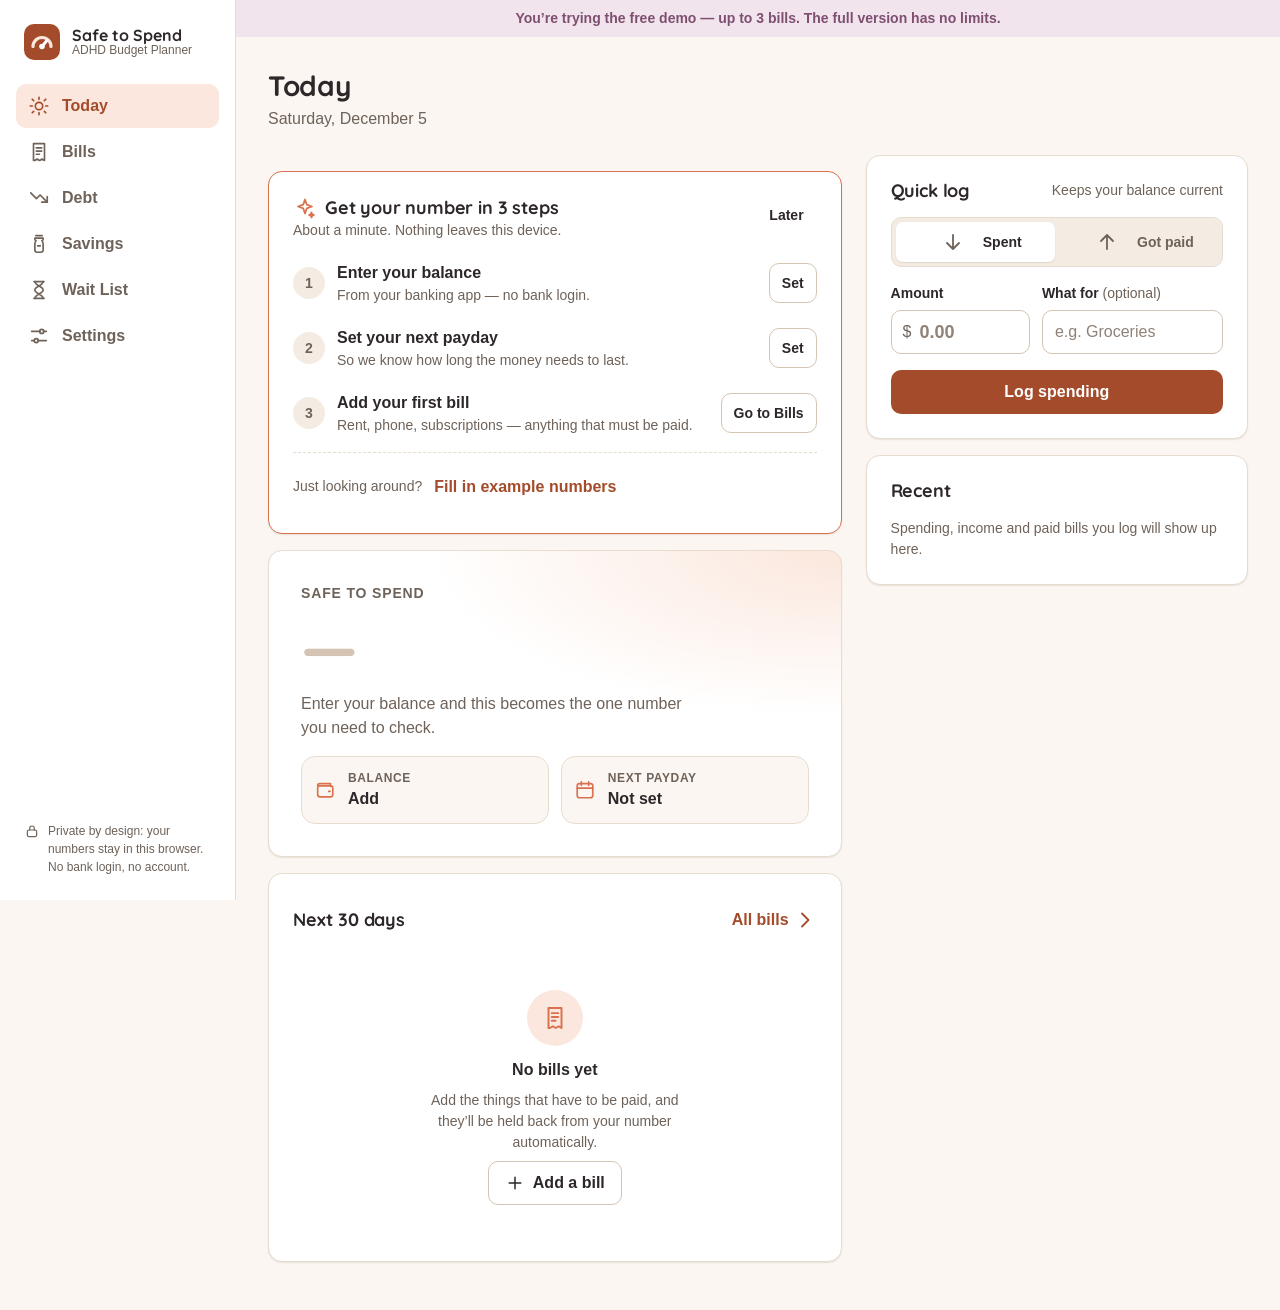
<file: docs/index.html>
<!doctype html>
<html lang="en">
<head>
<meta charset="utf-8">
<meta name="viewport" content="width=device-width, initial-scale=1, viewport-fit=cover">
<meta name="color-scheme" content="light dark">
<meta name="theme-color" content="#FBF6F1" media="(prefers-color-scheme: light)">
<meta name="theme-color" content="#1D161C" media="(prefers-color-scheme: dark)">
<meta name="description" content="Know what's safe to spend until payday — after bills, set-asides and savings. Private, offline, no bank login.">
<title>Safe to Spend — ADHD Budget Planner</title>
<script>
  /* Apply the saved theme before first paint so dark-mode users never see a white flash. */
  (function () {
    try {
      var keys = ['adhd-safe-to-spend:v1', 'adhd-safe-to-spend-demo:v1'];
      var t = 'system';
      for (var i = 0; i < keys.length; i++) {
        var raw = localStorage.getItem(keys[i]);
        if (raw) { t = (JSON.parse(raw).settings || {}).theme || 'system'; break; }
      }
      if (t === 'system') t = window.matchMedia('(prefers-color-scheme: dark)').matches ? 'dark' : 'light';
      document.documentElement.setAttribute('data-theme', t);
    } catch (e) { /* defaults to light */ }
  })();
</script>
<style>
/* GENERATED by tools/embed_font.py — do not edit by hand.
   Quicksand Bold, SIL Open Font License 1.1 (commercial use and embedding permitted). */
@font-face {
  font-family: "Quicksand";
  font-weight: 600 700;
  font-style: normal;
  font-display: swap;
  src: url([data-uri]) format("truetype");
}


/* Design tokens — the single source of truth for color, type, space, radius,
   elevation and motion. Components reference tokens only; no raw hex values
   outside this file. Rationale and usage rules: docs/DESIGN.md.

   Palette: warm terracotta + plum on warm paper, deliberately away from the
   teal/green "calm fintech" look most competitors use (spec.md → Design).
   Contrast pairs required by validators/app_check.py are verified ≥ 4.5:1 in
   both themes; tests/unit/design.test.js re-checks every text pair below. */
:root {
  color-scheme: light;

  /* Surfaces */
  --color-bg: #FBF6F1;
  --color-card: #FFFFFF;
  --color-sunken: #F4ECE3;
  --color-border: #E8DCCF;
  --color-border-strong: #D5C4B3;

  /* Text */
  --color-ink: #2D2729;
  --color-muted: #6E6259;
  --color-faint: #8F8278;

  /* Brand */
  --color-accent: #D9714E;          /* decorative: icons, bars, highlights */
  --color-accent-soft: #FBE7DD;
  --color-plum: #7E4F70;
  --color-plum-soft: #F1E4EC;

  /* Solid fills carrying white text — FIXED across themes (see docs/DESIGN.md) */
  --color-primary: #A34B2A;
  --color-primary-hover: #8C3F22;
  --color-on-primary: #FFFFFF;
  --color-danger-strong: #A8353F;
  --color-on-danger: #FFFFFF;

  /* Semantic */
  --color-danger: #A8353F;
  --color-error-bg: #F9E4E5;
  --color-success: #2C6A4B;
  --color-success-bg: #E2F0E7;
  --color-warning: #85570A;
  --color-warning-bg: #FBF0D8;
  --color-info: #2C5B85;
  --color-info-bg: #E4EDF5;

  /* Breakdown categories (always paired with a text label, never color alone) */
  --color-cat-bills: #D9714E;
  --color-cat-setaside: #C99A3E;
  --color-cat-savings: #8A5C7A;
  --color-cat-safe: #2F7A55;

  /* Overlays */
  --color-toast-bg: #2D2729;
  --color-toast-ink: #FBF6F1;
  --color-toast-action: #F4B79E;
  --color-scrim: rgba(30, 20, 25, .45);

  /* Space (4px base) */
  --space-1: 4px;
  --space-2: 8px;
  --space-3: 12px;
  --space-4: 16px;
  --space-5: 24px;
  --space-6: 32px;
  --space-7: 48px;

  /* Radius */
  --radius-sm: 10px;
  --radius-md: 14px;
  --radius-lg: 20px;
  --radius-full: 999px;

  /* Elevation */
  --shadow-sm: 0 1px 2px rgba(60, 40, 30, .06), 0 1px 1px rgba(60, 40, 30, .04);
  --shadow-md: 0 6px 20px rgba(60, 40, 30, .10);
  --shadow-lg: 0 18px 48px rgba(40, 25, 20, .22);

  /* Type */
  --font-body: "Nunito Sans", ui-rounded, -apple-system, BlinkMacSystemFont, "Segoe UI", Roboto, Helvetica, Arial, sans-serif;
  --font-heading: "Quicksand", ui-rounded, -apple-system, BlinkMacSystemFont, "Segoe UI", Roboto, sans-serif;
  --text-xs: 0.75rem;
  --text-sm: 0.875rem;
  --text-base: 1rem;
  --text-lg: 1.125rem;
  --text-xl: 1.375rem;
  --text-2xl: 1.75rem;
  --text-hero: clamp(2.75rem, 11vw, 4rem);
  --leading-tight: 1.2;
  --leading-normal: 1.5;
  --weight-regular: 400;
  --weight-semibold: 600;
  --weight-bold: 700;

  /* Layout */
  --tap: 44px;
  --content-max: 1120px;
  --sidebar-w: 236px;
  --tabbar-h: 64px;

  /* Motion */
  --ease: cubic-bezier(.2, .7, .2, 1);
  --dur-fast: 120ms;
  --dur: 200ms;
}

/* Dark theme: explicit choice, or "system" (no data-theme) on a dark OS. */
:root[data-theme="dark"] {
  color-scheme: dark;
  --color-bg: #1D161C;
  --color-card: #281F27;
  --color-sunken: #221A21;
  --color-border: #3E313B;
  --color-border-strong: #54434F;
  --color-ink: #F2ECE6;
  --color-muted: #BDAFB7;
  --color-faint: #9C8E97;
  --color-accent: #E8906F;
  --color-accent-soft: #3D2620;
  --color-plum: #D3A3C4;
  --color-plum-soft: #3A2734;
  --color-danger: #F0959B;
  --color-error-bg: #3D2023;
  --color-success: #8ED0AA;
  --color-success-bg: #1C3529;
  --color-warning: #EBC56E;
  --color-warning-bg: #3A2F14;
  --color-info: #93C0E8;
  --color-info-bg: #1C3044;
  --color-cat-bills: #E8906F;
  --color-cat-setaside: #D9B15F;
  --color-cat-savings: #C08BB2;
  --color-cat-safe: #63B98B;
  --color-toast-bg: #F2ECE6;
  --color-toast-ink: #2D2729;
  --color-toast-action: #A34B2A;
  --color-scrim: rgba(0, 0, 0, .6);
  --shadow-sm: 0 1px 2px rgba(0, 0, 0, .3);
  --shadow-md: 0 8px 24px rgba(0, 0, 0, .35);
  --shadow-lg: 0 18px 48px rgba(0, 0, 0, .55);
}


/* Base element styles and typography. */
*, *::before, *::after { box-sizing: border-box; }
html { -webkit-text-size-adjust: 100%; text-size-adjust: 100%; }
body {
  margin: 0;
  font-family: var(--font-body);
  font-size: var(--text-base);
  line-height: var(--leading-normal);
  background: var(--color-bg);
  color: var(--color-ink);
  -webkit-font-smoothing: antialiased;
  -webkit-tap-highlight-color: transparent;
}
h1, h2, h3 {
  font-family: var(--font-heading);
  font-weight: var(--weight-bold);
  line-height: var(--leading-tight);
  letter-spacing: -0.01em;
  margin: 0;
}
h1 { font-size: var(--text-2xl); }
h2 { font-size: var(--text-lg); }
h3 { font-size: var(--text-base); }
p { margin: 0; }
a { color: var(--color-primary); }
:root[data-theme="dark"] a { color: var(--color-accent); }
svg { flex-shrink: 0; }
[hidden] { display: none !important; }
.num { font-variant-numeric: tabular-nums; }
.muted { color: var(--color-muted); }
.text-sm { font-size: var(--text-sm); }
.text-xs { font-size: var(--text-xs); }
.visually-hidden {
  position: absolute !important; width: 1px; height: 1px; padding: 0; margin: -1px;
  overflow: hidden; clip: rect(0 0 0 0); white-space: nowrap; border: 0;
}
:focus-visible { outline: 3px solid var(--color-accent); outline-offset: 2px; border-radius: 6px; }

@media (prefers-reduced-motion: reduce) {
  *, *::before, *::after {
    animation-duration: 0.01ms !important;
    animation-iteration-count: 1 !important;
    transition-duration: 0.01ms !important;
    scroll-behavior: auto !important;
  }
}


/* Reusable components. Every view is composed from these — see docs/DESIGN.md
   for when to use which. */

/* ---------- Buttons ---------- */
.btn {
  display: inline-flex; align-items: center; justify-content: center; gap: var(--space-2);
  min-height: var(--tap); padding: 0 var(--space-4);
  font: inherit; font-weight: var(--weight-semibold); font-size: var(--text-base);
  border-radius: var(--radius-sm); border: 1px solid transparent;
  cursor: pointer; white-space: nowrap; text-decoration: none;
  transition: background var(--dur-fast) var(--ease), border-color var(--dur-fast) var(--ease), transform var(--dur-fast) var(--ease);
}
.btn:active { transform: translateY(1px); }
.btn:disabled { opacity: .5; cursor: not-allowed; transform: none; }
.btn-primary { background: var(--color-primary); color: var(--color-on-primary); }
.btn-primary:hover:not(:disabled) { background: var(--color-primary-hover); }
.btn-secondary { background: var(--color-card); color: var(--color-ink); border-color: var(--color-border-strong); }
.btn-secondary:hover:not(:disabled) { background: var(--color-sunken); }
.btn-ghost { background: transparent; color: var(--color-ink); }
.btn-ghost:hover:not(:disabled) { background: var(--color-sunken); }
.btn-danger { background: var(--color-danger-strong); color: var(--color-on-danger); }
.btn-danger-quiet { background: transparent; color: var(--color-danger); border-color: var(--color-border-strong); }
.btn-danger-quiet:hover { background: var(--color-error-bg); }
.btn-sm { min-height: 40px; padding: 0 var(--space-3); font-size: var(--text-sm); }
.btn-block { width: 100%; }
.icon-btn {
  display: inline-grid; place-items: center; width: var(--tap); height: var(--tap);
  border: 0; border-radius: var(--radius-sm); background: transparent; color: var(--color-muted);
  cursor: pointer;
}
.icon-btn:hover { background: var(--color-sunken); color: var(--color-ink); }
.icon-btn svg, .btn svg { width: 20px; height: 20px; }
.link-btn {
  background: none; border: 0; padding: var(--space-2) 0; min-height: var(--tap);
  font: inherit; font-weight: var(--weight-semibold); color: var(--color-primary); cursor: pointer;
  display: inline-flex; align-items: center; gap: var(--space-1);
}
:root[data-theme="dark"] .link-btn { color: var(--color-accent); }

/* ---------- Cards ---------- */
.card {
  background: var(--color-card);
  border: 1px solid var(--color-border);
  border-radius: var(--radius-md);
  padding: var(--space-5);
  box-shadow: var(--shadow-sm);
  min-width: 0;
}
.card-header { display: flex; align-items: center; justify-content: space-between; gap: var(--space-3); margin-bottom: var(--space-4); }
.card-header h2 { display: flex; align-items: center; gap: var(--space-2); }
.card-header .hint { font-size: var(--text-sm); color: var(--color-muted); }
.card-flush { padding: 0; overflow: hidden; }
.card-flush > .card-header { padding: var(--space-5) var(--space-5) 0; }

/* ---------- Forms ---------- */
.form { display: grid; gap: var(--space-4); }
.form-row { display: grid; grid-template-columns: repeat(auto-fit, minmax(150px, 1fr)); gap: var(--space-3); }
.field { display: grid; grid-template-columns: minmax(0, 1fr); align-content: start; gap: 6px; min-width: 0; }
.field > label, .field-label { font-size: var(--text-sm); font-weight: var(--weight-semibold); color: var(--color-ink); }
.field .optional { font-weight: var(--weight-regular); color: var(--color-muted); }
.input, .select {
  width: 100%; min-height: var(--tap); padding: 0 var(--space-3);
  font: inherit; color: var(--color-ink); background: var(--color-card);
  border: 1px solid var(--color-border-strong); border-radius: var(--radius-sm);
  transition: border-color var(--dur-fast) var(--ease), box-shadow var(--dur-fast) var(--ease);
}
.input { min-width: 0; }
.input[type="date"] { display: block; }
.input::placeholder { color: var(--color-faint); }
.input:focus, .select:focus { outline: none; border-color: var(--color-accent); box-shadow: 0 0 0 3px var(--color-accent-soft); }
.select {
  appearance: none; -webkit-appearance: none; padding-right: 40px;
  background-image: linear-gradient(45deg, transparent 50%, var(--color-muted) 50%), linear-gradient(135deg, var(--color-muted) 50%, transparent 50%);
  background-position: calc(100% - 20px) 50%, calc(100% - 15px) 50%;
  background-size: 5px 5px; background-repeat: no-repeat;
}
.input-money { position: relative; }
.input-money .prefix {
  position: absolute; left: var(--space-3); top: 50%; transform: translateY(-50%);
  color: var(--color-muted); pointer-events: none; font-variant-numeric: tabular-nums;
}
.input-money .input { padding-left: calc(var(--space-3) + var(--prefix-w, 1ch) + 6px); font-variant-numeric: tabular-nums; }
.field .help { font-size: var(--text-sm); color: var(--color-muted); }
.field-error { display: none; font-size: var(--text-sm); color: var(--color-danger); font-weight: var(--weight-semibold); }
.field.has-error .input, .field.has-error .select { border-color: var(--color-danger); }
.field.has-error .field-error { display: block; }
.check { display: flex; align-items: flex-start; gap: var(--space-3); min-height: var(--tap); cursor: pointer; padding: var(--space-2) 0; }
.check input { width: 20px; height: 20px; margin: 2px 0 0; accent-color: var(--color-primary); flex-shrink: 0; }
.check span small { display: block; color: var(--color-muted); font-size: var(--text-sm); }
.form-actions { display: flex; gap: var(--space-3); flex-wrap: wrap; }
.form-error {
  padding: var(--space-3) var(--space-4); border-radius: var(--radius-sm);
  background: var(--color-error-bg); color: var(--color-danger); font-size: var(--text-sm); font-weight: var(--weight-semibold);
}

/* Segmented control (radio group) */
.segmented {
  display: inline-flex; padding: 4px; gap: 4px; border-radius: var(--radius-sm);
  background: var(--color-sunken); border: 1px solid var(--color-border); max-width: 100%; min-width: 0;
}
.segmented label { position: relative; flex: 1 1 0; min-width: 0; }
.segmented input { position: absolute; opacity: 0; inset: 0; margin: 0; cursor: pointer; }
.segmented span {
  display: flex; align-items: center; justify-content: center; gap: 6px;
  min-height: 40px; padding: 0 var(--space-3); border-radius: 7px;
  font-size: var(--text-sm); font-weight: var(--weight-semibold); color: var(--color-muted); white-space: nowrap; overflow: hidden; text-overflow: ellipsis;
  transition: background var(--dur-fast) var(--ease), color var(--dur-fast) var(--ease);
}
.segmented input:checked + span { background: var(--color-card); color: var(--color-ink); box-shadow: var(--shadow-sm); }
.segmented input:focus-visible + span { outline: 3px solid var(--color-accent); outline-offset: 1px; }
.segmented.full { display: flex; width: 100%; }

/* ---------- Lists ---------- */
.list { list-style: none; margin: 0; padding: 0; }
.list-item {
  display: flex; align-items: center; gap: var(--space-3);
  padding: var(--space-3) 0; border-top: 1px solid var(--color-border); min-height: 60px;
}
.list-item:first-child { border-top: 0; }
.card-flush .list-item { padding-left: var(--space-5); padding-right: var(--space-3); }
.list-main { flex: 1; min-width: 0; }
.list-title { font-weight: var(--weight-semibold); overflow-wrap: anywhere; }
.list-meta { font-size: var(--text-sm); color: var(--color-muted); display: flex; flex-wrap: wrap; gap: 2px var(--space-2); align-items: center; }
.list-amount { font-weight: var(--weight-bold); font-variant-numeric: tabular-nums; text-align: right; white-space: nowrap; }
.list-actions { display: flex; align-items: center; gap: var(--space-1); }
.date-chip {
  display: grid; place-items: center; width: 46px; height: 50px; flex-shrink: 0;
  border-radius: var(--radius-sm); background: var(--color-sunken); line-height: 1.05;
}
.date-chip .m { font-size: 11px; font-weight: var(--weight-bold); text-transform: uppercase; color: var(--color-muted); letter-spacing: .04em; }
.date-chip .d { font-family: var(--font-heading); font-size: var(--text-lg); font-weight: var(--weight-bold); }
.date-chip.overdue { background: var(--color-error-bg); }
.date-chip.overdue .m, .date-chip.overdue .d { color: var(--color-danger); }

/* Pills / status */
.pill {
  display: inline-flex; align-items: center; gap: 4px; padding: 2px 8px; border-radius: var(--radius-full);
  font-size: var(--text-xs); font-weight: var(--weight-bold); line-height: 1.5; white-space: nowrap;
  background: var(--color-sunken); color: var(--color-muted);
}
.pill svg { width: 12px; height: 12px; }
.pill-danger { background: var(--color-error-bg); color: var(--color-danger); }
.pill-warning { background: var(--color-warning-bg); color: var(--color-warning); }
.pill-success { background: var(--color-success-bg); color: var(--color-success); }
.pill-info { background: var(--color-info-bg); color: var(--color-info); }
.pill-plum { background: var(--color-plum-soft); color: var(--color-plum); }

/* Paid toggle */
.paid-toggle {
  display: inline-flex; align-items: center; gap: 6px; min-height: var(--tap); min-width: var(--tap);
  padding: 0 var(--space-3); border-radius: var(--radius-full);
  border: 1.5px solid var(--color-border-strong); background: var(--color-card); color: var(--color-ink);
  font: inherit; font-size: var(--text-sm); font-weight: var(--weight-bold); cursor: pointer;
}
.paid-toggle svg { width: 16px; height: 16px; }
.paid-toggle:hover { border-color: var(--color-success); color: var(--color-success); }
.paid-toggle[aria-pressed="true"] { background: var(--color-success-bg); border-color: transparent; color: var(--color-success); }

/* ---------- Progress ---------- */
.progress { height: 10px; border-radius: var(--radius-full); background: var(--color-sunken); overflow: hidden; }
.progress > span { display: block; height: 100%; border-radius: inherit; background: var(--color-cat-savings); transition: width var(--dur) var(--ease); }
.progress.done > span { background: var(--color-cat-safe); }

/* ---------- Stats ---------- */
.stats { display: grid; grid-template-columns: repeat(auto-fit, minmax(140px, 1fr)); gap: var(--space-3); }
.stat { padding: var(--space-4); border-radius: var(--radius-md); background: var(--color-card); border: 1px solid var(--color-border); }
.stat-label { font-size: var(--text-sm); color: var(--color-muted); font-weight: var(--weight-semibold); }
.stat-value { font-family: var(--font-heading); font-size: var(--text-xl); font-weight: var(--weight-bold); font-variant-numeric: tabular-nums; margin-top: 2px; }

/* ---------- Empty state ---------- */
.empty { display: grid; justify-items: center; text-align: center; gap: var(--space-2); padding: var(--space-6) var(--space-4); color: var(--color-muted); }
.empty-icon { display: grid; place-items: center; width: 56px; height: 56px; border-radius: var(--radius-full); background: var(--color-accent-soft); color: var(--color-accent); margin-bottom: var(--space-1); }
.empty-icon svg { width: 26px; height: 26px; }
.empty strong { color: var(--color-ink); font-size: var(--text-base); }
.empty p { max-width: 34ch; font-size: var(--text-sm); }

/* ---------- Banners ---------- */
.banner {
  display: flex; gap: var(--space-3); align-items: flex-start;
  padding: var(--space-3) var(--space-4); border-radius: var(--radius-sm); font-size: var(--text-sm);
}
.banner svg { width: 18px; height: 18px; margin-top: 2px; }
.banner > div { flex: 1; min-width: 0; }
.banner strong { display: block; }
.banner.info { background: var(--color-info-bg); color: var(--color-info); }
.banner.warning { background: var(--color-warning-bg); color: var(--color-warning); }
.banner.error { background: var(--color-error-bg); color: var(--color-danger); }
.banner.success { background: var(--color-success-bg); color: var(--color-success); }
.banner .link-btn { color: inherit; text-decoration: underline; min-height: 0; padding: 0; }

/* ---------- Dialog ---------- */
dialog.modal {
  width: min(480px, calc(100vw - 32px)); max-height: calc(100dvh - 32px);
  padding: 0; border: 1px solid var(--color-border); border-radius: var(--radius-lg);
  background: var(--color-card); color: var(--color-ink); box-shadow: var(--shadow-lg);
}
dialog.modal::backdrop { background: var(--color-scrim); }
.modal-header { display: flex; align-items: center; justify-content: space-between; gap: var(--space-3); padding: var(--space-4) var(--space-4) 0 var(--space-5); }
.modal-header h2 { font-size: var(--text-xl); }
.modal-body { padding: var(--space-4) var(--space-5) var(--space-5); display: grid; gap: var(--space-4); }
.modal-body > p { color: var(--color-muted); }
.modal-footer > .btn-danger-quiet { margin-right: auto; }
.modal-footer { display: flex; justify-content: flex-end; gap: var(--space-3); flex-wrap: wrap; padding: var(--space-4) var(--space-5); border-top: 1px solid var(--color-border); background: var(--color-sunken); }
@media (max-width: 520px) {
  dialog.modal { margin: auto auto 0; width: 100vw; max-width: 100vw; border-radius: var(--radius-lg) var(--radius-lg) 0 0; border-bottom: 0; }
  .modal-footer { padding-bottom: calc(var(--space-4) + env(safe-area-inset-bottom)); }
  .modal-footer .btn { flex: 1; }
}

/* ---------- Toast ---------- */
.toast-region { position: fixed; left: 50%; transform: translateX(-50%); bottom: var(--space-5); z-index: 50; display: grid; gap: var(--space-2); width: min(440px, calc(100vw - 32px)); pointer-events: none; }
.toast {
  display: flex; align-items: center; gap: var(--space-3); pointer-events: auto;
  padding: var(--space-2) var(--space-2) var(--space-2) var(--space-4); min-height: 52px;
  border-radius: var(--radius-md); background: var(--color-toast-bg); color: var(--color-toast-ink); box-shadow: var(--shadow-lg);
  font-size: var(--text-sm); font-weight: var(--weight-semibold);
  animation: toast-in var(--dur) var(--ease);
}
.toast span { flex: 1; }
.toast button { min-height: 40px; padding: 0 var(--space-3); border: 0; border-radius: var(--radius-sm); background: transparent; color: var(--color-toast-action); font: inherit; font-weight: var(--weight-bold); cursor: pointer; }
@keyframes toast-in { from { opacity: 0; transform: translateY(8px); } to { opacity: 1; transform: none; } }

/* ---------- Disclosure ---------- */
details.disclosure > summary {
  list-style: none; cursor: pointer; display: flex; align-items: center; gap: var(--space-2);
  min-height: var(--tap); font-weight: var(--weight-semibold); color: var(--color-primary);
}
:root[data-theme="dark"] details.disclosure > summary { color: var(--color-accent); }
details.disclosure > summary::-webkit-details-marker { display: none; }
details.disclosure > summary svg { width: 18px; height: 18px; transition: transform var(--dur) var(--ease); }
details.disclosure[open] > summary svg { transform: rotate(90deg); }


/* App shell. Two layouts, one breakpoint:
   - < 760px (phones): compact top bar + fixed bottom tab bar (thumb reach).
   - ≥ 760px (tablet/desktop): persistent left sidebar.
   Content is width-capped so lines and the number never stretch across a wide
   monitor. */
.shell { min-height: 100vh; min-height: 100dvh; }

/* Sidebar / tab bar share #view-nav (validators/app_check.py clicks [data-nav]). */
.sidebar {
  position: fixed; inset: 0 auto 0 0; width: var(--sidebar-w); z-index: 20;
  display: flex; flex-direction: column; gap: var(--space-5);
  padding: var(--space-5) var(--space-4);
  background: var(--color-card); border-right: 1px solid var(--color-border);
}
.brand { display: flex; align-items: center; gap: var(--space-3); padding: 0 var(--space-2); }
.brand-mark { width: 36px; height: 36px; flex-shrink: 0; }
.brand-name { font-family: var(--font-heading); font-weight: var(--weight-bold); font-size: var(--text-base); line-height: 1.15; }
.brand-name small { display: block; font-family: var(--font-body); font-weight: var(--weight-regular); font-size: var(--text-xs); color: var(--color-muted); }

#view-nav { display: flex; flex-direction: column; gap: 2px; }
#view-nav button {
  display: flex; align-items: center; gap: var(--space-3);
  min-height: var(--tap); padding: 0 var(--space-3);
  border: 0; border-radius: var(--radius-sm); background: transparent;
  font: inherit; font-weight: var(--weight-semibold); color: var(--color-muted); text-align: left; cursor: pointer;
  transition: background var(--dur-fast) var(--ease), color var(--dur-fast) var(--ease);
}
#view-nav button svg { width: 22px; height: 22px; }
#view-nav button:hover { background: var(--color-sunken); color: var(--color-ink); }
#view-nav button[aria-current="page"] { background: var(--color-accent-soft); color: var(--color-primary); }
:root[data-theme="dark"] #view-nav button[aria-current="page"] { color: var(--color-accent); }
#view-nav .badge {
  margin-left: auto; min-width: 22px; height: 22px; padding: 0 6px; border-radius: var(--radius-full);
  display: inline-grid; place-items: center; font-size: var(--text-xs); font-weight: var(--weight-bold);
  background: var(--color-danger-strong); color: var(--color-on-danger);
}

.sidebar-foot { margin-top: auto; display: grid; gap: var(--space-3); font-size: var(--text-xs); color: var(--color-muted); padding: 0 var(--space-2); }
.sidebar-foot .privacy { display: flex; gap: var(--space-2); align-items: flex-start; }
.sidebar-foot svg { width: 16px; height: 16px; margin-top: 1px; }

.main { margin-left: var(--sidebar-w); min-width: 0; }
#view-root {
  max-width: var(--content-max); margin: 0 auto;
  padding: var(--space-6) var(--space-6) var(--space-7);
}
#view-root:focus { outline: none; }

.topbar { display: none; }

.demo-banner {
  display: flex; align-items: center; justify-content: center; gap: var(--space-2); flex-wrap: wrap;
  padding: var(--space-2) var(--space-4); text-align: center;
  background: var(--color-plum-soft); color: var(--color-plum); font-size: var(--text-sm); font-weight: var(--weight-semibold);
}

/* Page header inside a view */
.page-head { display: flex; align-items: flex-end; justify-content: space-between; gap: var(--space-4); flex-wrap: wrap; margin-bottom: var(--space-5); }
.page-head p { color: var(--color-muted); margin-top: var(--space-1); max-width: 60ch; }
.stack { display: grid; gap: var(--space-4); align-content: start; min-width: 0; }
.cols { display: grid; gap: var(--space-4); grid-template-columns: minmax(0, 1fr); align-items: start; }
@media (min-width: 1100px) {
  .cols { grid-template-columns: minmax(0, 1.45fr) minmax(320px, 1fr); gap: var(--space-5); }
  .cols.even { grid-template-columns: minmax(0, 1fr) minmax(0, 1fr); }
}

/* ---------- Phone ---------- */
@media (max-width: 759px) {
  .sidebar {
    inset: auto 0 0 0; width: auto; height: calc(var(--tabbar-h) + env(safe-area-inset-bottom));
    flex-direction: row; padding: 0 var(--space-1) env(safe-area-inset-bottom); gap: 0;
    border-right: 0; border-top: 1px solid var(--color-border);
    box-shadow: 0 -4px 16px rgba(60, 40, 30, .06);
  }
  .sidebar .brand, .sidebar-foot { display: none; }
  #view-nav { flex-direction: row; flex: 1; gap: 0; }
  #view-nav button {
    flex: 1; flex-direction: column; justify-content: center; gap: 2px;
    min-height: var(--tabbar-h); padding: 6px 0 4px; border-radius: 0;
    font-size: 11px; text-align: center; position: relative; min-width: 0;
  }
  #view-nav button span.label { white-space: nowrap; overflow: hidden; text-overflow: ellipsis; max-width: 100%; }
  #view-nav button[aria-current="page"] { background: transparent; }
  #view-nav button[aria-current="page"]::before {
    content: ""; position: absolute; top: 0; left: 28%; right: 28%; height: 3px;
    border-radius: 0 0 3px 3px; background: var(--color-primary);
  }
  :root[data-theme="dark"] #view-nav button[aria-current="page"]::before { background: var(--color-accent); }
  #view-nav .badge { position: absolute; top: 6px; left: calc(50% + 6px); margin: 0; min-width: 18px; height: 18px; font-size: 10px; padding: 0 4px; }

  .main { margin-left: 0; padding-bottom: calc(var(--tabbar-h) + env(safe-area-inset-bottom)); }
  .topbar {
    display: flex; align-items: center; gap: var(--space-3);
    padding: var(--space-3) var(--space-4); padding-top: calc(var(--space-3) + env(safe-area-inset-top));
    background: var(--color-bg);
  }
  .topbar .brand { padding: 0; }
  .topbar .brand-mark { width: 30px; height: 30px; }
  #view-root { padding: var(--space-2) var(--space-4) var(--space-6); }
  .page-head { margin-bottom: var(--space-4); }
  .card:not(.card-flush) { padding: var(--space-4); }
  .card-flush > .card-header { padding: var(--space-4) var(--space-4) 0; }
  .card-flush .list-item { padding-left: var(--space-4); }
  .toast-region { bottom: calc(var(--tabbar-h) + env(safe-area-inset-bottom) + var(--space-3)); }
}


/* Today view. */

/* Desktop: two columns (number + what's due | quick log + recent).
   Phone/tablet: one column, re-ordered so the quick log sits right under the
   number — the two things used every day — via display:contents + order. */
.today-grid { display: grid; gap: var(--space-4); grid-template-columns: minmax(0, 1fr); align-items: start; }
@media (min-width: 1100px) {
  .today-grid { grid-template-columns: minmax(0, 1.5fr) minmax(320px, 1fr); gap: var(--space-5); }
}
@media (max-width: 1099px) {
  .today-grid > .stack { display: contents; }
  .o-alert { order: 1; } .o-onboarding { order: 2; } .o-hero { order: 3; }
  .o-quick { order: 4; } .o-due { order: 5; } .o-activity { order: 6; }
}

/* ---------- Hero ---------- */
.hero {
  position: relative; overflow: hidden;
  display: grid; gap: var(--space-2);
  padding: var(--space-6);
  background:
    radial-gradient(120% 90% at 100% 0%, var(--color-accent-soft) 0%, transparent 60%),
    var(--color-card);
}
.hero-eyebrow { font-size: var(--text-sm); font-weight: var(--weight-bold); letter-spacing: .06em; text-transform: uppercase; color: var(--color-muted); }
.hero-number {
  font-family: var(--font-heading); font-weight: var(--weight-bold);
  font-size: var(--text-hero); line-height: 1; letter-spacing: -0.02em;
  color: var(--color-cat-safe); margin: var(--space-1) 0;
  overflow-wrap: anywhere;
}
.hero.is-negative .hero-number { color: var(--color-danger); }
.hero.is-negative { background: radial-gradient(120% 90% at 100% 0%, var(--color-error-bg) 0%, transparent 60%), var(--color-card); }
.hero-sub { font-size: var(--text-lg); color: var(--color-ink); max-width: 46ch; }
.hero-empty .hero-number { color: var(--color-border-strong); }
.hero-empty .hero-sub { color: var(--color-muted); font-size: var(--text-base); }
.hero-empty > div { margin-top: var(--space-2); }

.hero-meta { display: grid; grid-template-columns: 1fr 1fr; gap: var(--space-3); margin-top: var(--space-3); }
.meta-btn {
  display: grid; grid-template-columns: auto 1fr; column-gap: var(--space-3); align-items: center; text-align: left;
  min-height: 60px; padding: var(--space-3); border-radius: var(--radius-md);
  border: 1px solid var(--color-border); background: var(--color-bg); color: var(--color-ink);
  font: inherit; cursor: pointer; transition: border-color var(--dur-fast) var(--ease), background var(--dur-fast) var(--ease);
}
.meta-btn:hover { border-color: var(--color-border-strong); background: var(--color-sunken); }
.meta-btn > .icon { grid-row: span 2; color: var(--color-accent); }
.meta-btn > .icon svg { width: 22px; height: 22px; }
.meta-label { display: block; font-size: var(--text-xs); font-weight: var(--weight-bold); color: var(--color-muted); text-transform: uppercase; letter-spacing: .05em; }
.meta-value { display: block; font-weight: var(--weight-bold); }
.meta-sub { grid-column: 2; font-size: var(--text-xs); color: var(--color-muted); }

/* ---------- Breakdown ---------- */
.breakdown { margin-top: var(--space-2); border-top: 1px solid var(--color-border); padding-top: var(--space-1); }
.bar { display: flex; gap: 3px; height: 14px; margin: var(--space-2) 0 var(--space-3); }
.bar .seg { display: block; min-width: 6px; border-radius: 4px; }
.seg-bills { background: var(--color-cat-bills); }
.seg-setaside { background: var(--color-cat-setaside); }
.seg-savings { background: var(--color-cat-savings); }
.seg-safe { background: var(--color-cat-safe); }
.swatch { display: inline-block; width: 10px; height: 10px; border-radius: 3px; flex-shrink: 0; margin-top: 6px; }
.swatch-balance { background: transparent; border: 2px solid var(--color-muted); }
.equation { margin: 0; display: grid; }
.eq-row { display: flex; justify-content: space-between; gap: var(--space-4); padding: 6px 0; font-size: var(--text-sm); }
.eq-row dt { display: flex; gap: var(--space-2); align-items: flex-start; color: var(--color-ink); min-width: 0; }
.eq-row dt small { display: block; color: var(--color-muted); font-size: var(--text-xs); overflow-wrap: anywhere; }
.eq-row dd { margin: 0; font-weight: var(--weight-semibold); white-space: nowrap; }
.eq-total { border-top: 1px solid var(--color-border); margin-top: var(--space-1); padding-top: var(--space-2); font-size: var(--text-base); }
.eq-total dt, .eq-total dd { font-weight: var(--weight-bold); }

/* ---------- Onboarding ---------- */
.onboarding { border-color: var(--color-accent); border-width: 1.5px; }
.onboarding .card-header { align-items: flex-start; margin-bottom: var(--space-3); }
.onboarding h2 .icon { color: var(--color-accent); }
.steps { list-style: none; margin: 0; padding: 0; display: grid; gap: var(--space-1); }
.steps li { display: flex; align-items: center; gap: var(--space-3); padding: var(--space-2) 0; }
.step-num {
  display: grid; place-items: center; width: 32px; height: 32px; flex-shrink: 0; border-radius: var(--radius-full);
  background: var(--color-sunken); font-weight: var(--weight-bold); font-size: var(--text-sm); color: var(--color-muted);
}
.steps li.done .step-num { background: var(--color-success-bg); color: var(--color-success); }
.steps li.done .step-num svg { width: 16px; height: 16px; }
.steps li.done .list-title { color: var(--color-muted); text-decoration: line-through; text-decoration-color: var(--color-border-strong); }
.ob-sample { display: flex; align-items: center; gap: var(--space-3); flex-wrap: wrap; margin-top: var(--space-2); padding-top: var(--space-3); border-top: 1px dashed var(--color-border); }

/* ---------- Quick log ---------- */
.quick-row { display: grid; grid-template-columns: minmax(0, 1fr) minmax(0, 1.3fr); gap: var(--space-3); }
.quick-row .input-money .input { font-size: var(--text-lg); font-weight: var(--weight-bold); }
#quickLogForm .segmented { display: flex; }

/* ---------- Lists on Today ---------- */
.paid-spacer { width: 0; }
.list-foot { padding: var(--space-3) var(--space-5) var(--space-4); border-top: 1px solid var(--color-border); }
.activity-icon { display: grid; place-items: center; width: 40px; height: 40px; border-radius: var(--radius-full); flex-shrink: 0; background: var(--color-sunken); color: var(--color-muted); }
.activity-icon svg { width: 18px; height: 18px; }
.act-income { background: var(--color-success-bg); color: var(--color-success); }
.act-bill_paid { background: var(--color-accent-soft); color: var(--color-accent); }
.act-waitlist_bought { background: var(--color-plum-soft); color: var(--color-plum); }
.list-amount.is-income { color: var(--color-success); }
.activity-empty { padding: 0 var(--space-5) var(--space-5); }

@media (max-width: 759px) {
  .hero { padding: var(--space-5) var(--space-4); }
  .hero-sub { font-size: var(--text-base); }
  .hero-meta { gap: var(--space-2); }
  .meta-btn { padding: var(--space-2) var(--space-3); column-gap: var(--space-2); }
  .list-foot { padding: var(--space-3) var(--space-4); }
  .activity-empty { padding: 0 var(--space-4) var(--space-4); }
}
@media (max-width: 340px) {
  .quick-row { grid-template-columns: 1fr; }
}


/* Bills / Debt / Savings / Wait List / Settings. */

/* Shared page grid: summary stats, an "add" form, and the list.
   Phone/tablet: stats → form → list. Desktop: list on the left, form on the
   right, both under the stats. */
.page-grid {
  display: grid; gap: var(--space-4); align-items: start;
  grid-template-columns: minmax(0, 1fr);
  grid-template-areas: "summary" "form" "list";
}
/* Phones: once there's something in the list, it leads (that's what a returning
   user came to see); while it's empty, the add form leads (setup). */
@media (max-width: 1099px) {
  .page-grid.has-items { grid-template-areas: "summary" "list" "form"; }
}
.g-summary { grid-area: summary; }
.g-form { grid-area: form; }
.g-list { grid-area: list; min-width: 0; }
@media (min-width: 1100px) {
  .page-grid {
    gap: var(--space-5);
    grid-template-columns: minmax(0, 1.55fr) minmax(320px, 1fr);
    grid-template-areas: "summary summary" "list form";
  }
  .g-form { position: sticky; top: var(--space-5); }
}
.section-title { font-size: var(--text-base); color: var(--color-muted); margin: 0 0 var(--space-3); }
.stats .stat-value { overflow-wrap: anywhere; }
@media (max-width: 759px) {
  .stats { grid-template-columns: repeat(3, minmax(0, 1fr)); gap: var(--space-2); }
  .stat { padding: var(--space-3); }
  .stat-label { font-size: var(--text-xs); }
  .stat-value { font-size: var(--text-lg); }
}

/* ---------- Bills ---------- */
.bills-list { padding-bottom: var(--space-2); }
.bill-group + .bill-group { border-top: 1px solid var(--color-border); }
.group-title {
  display: flex; align-items: center; gap: var(--space-2);
  padding: var(--space-4) var(--space-5) var(--space-1);
  font-family: var(--font-body); font-size: var(--text-xs); font-weight: var(--weight-bold);
  text-transform: uppercase; letter-spacing: .06em; color: var(--color-muted);
}
.is-overdue .group-title { color: var(--color-danger); }
.group-count { padding: 0 7px; border-radius: var(--radius-full); background: var(--color-sunken); color: var(--color-muted); }
.bill-row.is-paid .list-title, .bill-row.is-paid .list-amount { color: var(--color-muted); }
.bill-row.is-paid .date-chip { opacity: .6; }
.every-n { align-items: end; }
@media (max-width: 759px) {
  .group-title { padding: var(--space-4) var(--space-4) var(--space-1); }
  .bill-row { flex-wrap: wrap; row-gap: var(--space-1); }
  .bill-row .list-main { flex-basis: calc(100% - 46px - var(--space-3)); }
  .bill-row .list-amount { order: 3; margin-left: calc(46px + var(--space-3)); flex: 1; text-align: left; }
  .bill-row .list-actions { order: 4; }
}

/* ---------- Debt ---------- */
.strategy { display: grid; gap: var(--space-2); margin-bottom: var(--space-4); }
.strategy .segmented { display: flex; }
.debt-list { list-style: none; margin: 0; padding: 0; display: grid; gap: var(--space-2); }
.debt-row {
  display: grid; grid-template-columns: auto minmax(0, 1fr) auto auto; align-items: start; column-gap: var(--space-3);
  padding: var(--space-3); border-radius: var(--radius-md); border: 1px solid var(--color-border);
}
.debt-row .list-amount { padding-top: 2px; }
.debt-row .icon-btn { margin: -6px -6px 0 0; }
.debt-row.is-focus { border: 1.5px solid var(--color-accent); background: var(--color-accent-soft); }
.debt-row.is-done { background: var(--color-sunken); }
.debt-row.is-done .list-title, .debt-row.is-done .debt-balance { color: var(--color-muted); }
.debt-rank {
  display: grid; place-items: center; width: 32px; height: 32px; flex-shrink: 0; border-radius: var(--radius-full);
  background: var(--color-sunken); font-weight: var(--weight-bold); font-size: var(--text-sm); color: var(--color-muted);
}
.debt-rank svg { width: 16px; height: 16px; }
.is-focus .debt-rank { background: var(--color-primary); color: var(--color-on-primary); }
.is-done .debt-rank { background: var(--color-success-bg); color: var(--color-success); }
.focus-label { grid-column: 1 / -1; display: flex; align-items: center; gap: 4px; font-size: var(--text-xs); font-weight: var(--weight-bold); color: var(--color-primary); text-transform: uppercase; letter-spacing: .05em; margin-bottom: var(--space-2); }
:root[data-theme="dark"] .focus-label { color: var(--color-accent); }
.focus-label svg { width: 14px; height: 14px; }
.debt-link { grid-column: 2 / -1; margin-top: var(--space-2); }
.debt-balance { font-size: var(--text-lg); }

/* ---------- Savings ---------- */
.goal-grid { list-style: none; margin: 0; padding: 0; display: grid; gap: var(--space-3); grid-template-columns: repeat(auto-fill, minmax(240px, 1fr)); }
.goal-card { display: grid; gap: var(--space-2); align-content: start; padding: var(--space-4); }
.goal-top { display: flex; align-items: center; justify-content: space-between; margin: -6px -6px 0 0; }
.goal-name { font-size: var(--text-lg); overflow-wrap: anywhere; }
.goal-amounts { display: flex; align-items: baseline; gap: var(--space-2); flex-wrap: wrap; }
.goal-saved { font-family: var(--font-heading); font-size: var(--text-2xl); font-weight: var(--weight-bold); }
.goal-pct { margin-top: var(--space-2); }
.goal-done { color: var(--color-success); font-weight: var(--weight-bold); }
.goal-actions { display: flex; gap: var(--space-2); flex-wrap: wrap; margin-top: var(--space-2); }
.goal-actions .btn { flex: 1; }

/* ---------- Wait List ---------- */
.wait-grid { list-style: none; margin: 0; padding: 0; display: grid; gap: var(--space-3); }
.wait-card { display: grid; gap: var(--space-3); padding: var(--space-4) var(--space-5); }
.wait-card.is-ready { border: 1.5px solid var(--color-cat-safe); }
.wait-head { display: flex; gap: var(--space-3); align-items: flex-start; }
.wait-head h3 { font-family: var(--font-body); font-size: var(--text-base); }
.wait-price { font-size: var(--text-lg); }
.wait-timer { display: grid; grid-template-columns: 1fr auto; gap: var(--space-3); align-items: center; }
.wait-progress > span { background: var(--color-cat-setaside); }
.wait-remaining { font-size: var(--text-sm); font-weight: var(--weight-bold); white-space: nowrap; }
.is-ready .wait-remaining { color: var(--color-success); }
.wait-question { font-weight: var(--weight-semibold); }
.wait-question .muted { font-weight: var(--weight-regular); }
.wait-card .goal-actions { margin-top: 0; }
.wait-card .goal-actions .btn { flex: 0 1 auto; }
.how-steps { list-style: none; counter-reset: how; margin: 0; padding: 0; display: grid; gap: var(--space-3); }
.how-steps li { counter-increment: how; display: grid; grid-template-columns: 28px 1fr; column-gap: var(--space-3); font-size: var(--text-sm); }
.how-steps li::before {
  content: counter(how); grid-row: span 2; display: grid; place-items: center; width: 28px; height: 28px; border-radius: var(--radius-full);
  background: var(--color-plum-soft); color: var(--color-plum); font-weight: var(--weight-bold);
}
.how-steps span { color: var(--color-muted); }
.history > summary { padding: 0 var(--space-5); }
.history .list-item { padding-left: var(--space-5); }
@media (max-width: 759px) {
  .wait-card { padding: var(--space-4); }
  .history > summary, .history .list-item { padding-left: var(--space-4); }
}

/* ---------- Settings ---------- */
.settings-grid { display: grid; gap: var(--space-4); max-width: 760px; }
.settings-head { margin-bottom: var(--space-4); }
.settings-head p { margin-top: var(--space-1); }
.settings-section .segmented { display: flex; max-width: 420px; }
.settings-section .field .select { max-width: 420px; }
.facts { list-style: none; margin: 0; padding: 0; display: grid; gap: var(--space-3); font-size: var(--text-sm); }
.facts li { display: flex; gap: var(--space-3); align-items: flex-start; }
.facts .icon { color: var(--color-accent); margin-top: 1px; }
.facts svg { width: 18px; height: 18px; }
.facts span { color: var(--color-muted); }
.facts strong { color: var(--color-ink); }
.danger-row { display: flex; align-items: center; justify-content: space-between; gap: var(--space-3); flex-wrap: wrap; }
.version { text-align: center; padding: var(--space-2) 0; }

</style>
</head>
<body>
<div class="shell" id="app">
  <aside class="sidebar" aria-label="Main">
    <div class="brand" id="sidebarBrand"></div>
    <nav id="view-nav" aria-label="Main navigation"></nav>
    <div class="sidebar-foot" id="sidebarFoot"></div>
  </aside>
  <div class="main">
    <div class="demo-banner" id="demoBanner" hidden></div>
    <header class="topbar" id="topbar"></header>
    <main id="view-root" tabindex="-1" data-active-view=""></main>
  </div>
</div>
<div class="toast-region" id="toast-region" aria-live="polite"></div>
<noscript><p style="padding:24px;font-family:sans-serif">This app needs JavaScript turned on to work.</p></noscript>
<script>
window.APP_DEMO_MODE = true;

/* Hash router + nav. Each view module registers
 *   App.views[id] = { navLabel, icon, title, render(root), badge?(state) }
 * and pushes its id onto App.nav in display order.
 *
 * Contract relied on by validators/app_check.py: #view-nav holds one
 * [data-nav="<id>"] button per view, and showing a view sets
 * #view-root[data-active-view] and replaces its content entirely.
 *
 * The current view re-renders whenever the store changes, keeping scroll
 * position and (by element id) keyboard focus, so a submitted form stays ready
 * for the next entry. */
(function (g) {
  var App = g.App || (g.App = { views: {}, nav: [] });
  var current = null;
  var rendered = null; // id of the view whose DOM is currently mounted

  function root() { return document.getElementById('view-root'); }

  function render(opts) {
    var view = App.views[current];
    var el = root();
    var active = document.activeElement;
    var focusId = active && active.id && el.contains(active) ? active.id : null;
    var scrollY = window.scrollY;
    var prev = rendered && App.views[rendered];
    if (prev && prev.cleanup) { prev.cleanup(); prev.cleanup = null; }
    rendered = current;
    el.dataset.activeView = current;
    el.replaceChildren();
    view.render(el);
    updateNav();
    if (opts && opts.navigated) {
      window.scrollTo(0, 0);
      el.focus({ preventScroll: true });
      document.title = view.title + ' · ' + App.config.title;
    } else {
      window.scrollTo(0, scrollY);
      if (focusId) {
        var again = document.getElementById(focusId);
        if (again) again.focus({ preventScroll: true });
      }
    }
  }

  function show(id) {
    if (!App.views[id]) id = App.nav[0];
    var changed = id !== current;
    current = id;
    if (location.hash !== '#' + id) history.replaceState(null, '', '#' + id);
    render({ navigated: changed });
  }

  function updateNav() {
    var state = App.store.getState();
    document.querySelectorAll('#view-nav [data-nav]').forEach(function (b) {
      var id = b.dataset.nav;
      if (id === current) b.setAttribute('aria-current', 'page');
      else b.removeAttribute('aria-current');
      var badgeFn = App.views[id].badge;
      var n = badgeFn ? badgeFn(state) : 0;
      var badge = b.querySelector('.badge');
      if (n > 0) {
        if (!badge) { badge = document.createElement('span'); badge.className = 'badge'; b.appendChild(badge); }
        badge.textContent = n > 9 ? '9+' : String(n);
        b.setAttribute('aria-label', App.views[id].navLabel + ' (' + n + ' need attention)');
      } else {
        if (badge) badge.remove();
        b.removeAttribute('aria-label');
      }
    });
  }

  function buildNav() {
    var nav = document.getElementById('view-nav');
    nav.replaceChildren();
    App.nav.forEach(function (id) {
      var v = App.views[id];
      var b = App.ui.h('button', { type: 'button', dataset: { nav: id }, on: { click: function () { show(id); } } },
        App.ui.icon(v.icon), App.ui.h('span', { class: 'label', text: v.navLabel }));
      nav.appendChild(b);
    });
  }

  window.addEventListener('hashchange', function () { show(location.hash.slice(1)); });

  App.router = {
    init: function () {
      buildNav();
      App.store.subscribe(function () { if (current) render(); });
      show(location.hash.slice(1) || App.nav[0]);
    },
    show: show,
    refresh: function () { if (current) render(); },
    current: function () { return current; },
  };
})(typeof window !== 'undefined' ? window : globalThis);


/* Money utilities. Every amount the app stores is an integer number of cents —
 * never a float — so 0.1 + 0.2 style drift can never creep into a number the
 * user is trusting to decide what they can spend. See docs/DATA-MODEL.md §2.
 *
 * Classic script (not an ES module): tools/app_bundle.js concatenates every
 * app_src/modules/*.js file in filename order, and tests/ load the same files into
 * a Node vm context in the same order. Everything hangs off window.App.core. */
(function (g) {
  var App = g.App || (g.App = { views: {}, nav: [] });
  App.core = App.core || {};

  var MAX_CENTS = 100000000000; // $1,000,000,000.00 — a sanity ceiling, not a feature limit

  /**
   * Parses user input ("2450", "2,450.50", "$1,200", 12.5) into integer cents.
   * Rejects negatives, non-numbers, and more than 2 decimal places rather than
   * silently rounding away what the user typed. Returns null when invalid.
   */
  function parseCents(input, opts) {
    var allowNegative = !!(opts && opts.allowNegative);
    if (typeof input === 'number') {
      if (!isFinite(input)) return null;
      if (input < 0 && !allowNegative) return null;
      var c = Math.round(input * 100);
      return Math.abs(c) > MAX_CENTS ? null : c;
    }
    if (typeof input !== 'string') return null;
    var s = input.trim().replace(/[\s,$€£¥₹]/g, '');
    if (s === '') return null;
    var negative = false;
    if (s.charAt(0) === '-') {
      if (!allowNegative) return null;
      negative = true;
      s = s.slice(1);
    }
    if (!/^(\d+(\.\d{0,2})?|\.\d{1,2})$/.test(s)) return null;
    var parts = s.split('.');
    var whole = parseInt(parts[0] || '0', 10);
    var frac = parseInt(((parts[1] || '') + '00').slice(0, 2), 10);
    var cents = whole * 100 + frac;
    if (cents > MAX_CENTS) return null;
    return negative ? -cents : cents;
  }

  function isCents(v) {
    return typeof v === 'number' && isFinite(v) && Math.floor(v) === v && Math.abs(v) <= MAX_CENTS;
  }

  var formatterCache = {};
  function formatter(currency) {
    if (!formatterCache[currency]) {
      try {
        formatterCache[currency] = new Intl.NumberFormat(undefined, { style: 'currency', currency: currency });
      } catch (e) {
        formatterCache[currency] = new Intl.NumberFormat(undefined, { style: 'currency', currency: 'USD' });
      }
    }
    return formatterCache[currency];
  }

  /** Formats integer cents for display in the user's chosen currency. */
  function formatCents(cents, currency) {
    var v = isCents(cents) ? cents : 0;
    return formatter(currency || 'USD').format(v / 100);
  }

  /** Cents -> a plain "1234.50" string for pre-filling an input. */
  function centsToInput(cents) {
    if (!isCents(cents)) return '';
    var neg = cents < 0;
    var abs = Math.abs(cents);
    return (neg ? '-' : '') + Math.floor(abs / 100) + '.' + String(abs % 100).padStart(2, '0');
  }

  // The currencies offered in Settings. Only the display symbol/format changes —
  // no conversion happens anywhere (there is no exchange-rate source offline).
  var CURRENCIES = [
    ['USD', 'US dollar'], ['CAD', 'Canadian dollar'], ['GBP', 'British pound'],
    ['EUR', 'Euro'], ['AUD', 'Australian dollar'], ['NZD', 'New Zealand dollar'],
    ['CHF', 'Swiss franc'], ['SEK', 'Swedish krona'], ['NOK', 'Norwegian krone'],
    ['DKK', 'Danish krone'], ['JPY', 'Japanese yen'], ['INR', 'Indian rupee'],
    ['ZAR', 'South African rand'], ['MXN', 'Mexican peso'], ['SGD', 'Singapore dollar'],
  ];

  App.core.money = {
    parseCents: parseCents,
    isCents: isCents,
    formatCents: formatCents,
    centsToInput: centsToInput,
    CURRENCIES: CURRENCIES,
    MAX_CENTS: MAX_CENTS,
  };
})(typeof window !== 'undefined' ? window : globalThis);


/* Date-only helpers. Every date the app stores is a local calendar date string
 * "YYYY-MM-DD" — never a Date's toISOString(), which is the UTC date and silently
 * shows "tomorrow" or "yesterday" for anyone far enough from UTC late at night.
 * All arithmetic goes through these functions so there is exactly one place that
 * knows how months of different lengths behave. */
(function (g) {
  var App = g.App || (g.App = { views: {}, nav: [] });
  App.core = App.core || {};

  var ISO_RE = /^(\d{4})-(\d{2})-(\d{2})$/;

  function pad(n) { return (n < 10 ? '0' : '') + n; }

  function isISODate(s) {
    if (typeof s !== 'string') return false;
    var m = ISO_RE.exec(s);
    if (!m) return false;
    var y = +m[1], mo = +m[2], d = +m[3];
    return mo >= 1 && mo <= 12 && d >= 1 && d <= daysInMonth(y, mo);
  }

  function parse(s) {
    var m = ISO_RE.exec(s);
    return { y: +m[1], m: +m[2], d: +m[3] };
  }

  function format(y, m, d) { return y + '-' + pad(m) + '-' + pad(d); }

  function daysInMonth(y, m) { return new Date(Date.UTC(y, m, 0)).getUTCDate(); }

  /** Today's LOCAL calendar date. `now` is injectable for tests. */
  function today(now) {
    var d = now instanceof Date ? now : new Date(now == null ? Date.now() : now);
    return format(d.getFullYear(), d.getMonth() + 1, d.getDate());
  }

  // Day arithmetic in UTC space so DST transitions can never add/lose an hour
  // and roll a date over.
  function toDayNumber(s) {
    var p = parse(s);
    return Math.round(Date.UTC(p.y, p.m - 1, p.d) / 86400000);
  }
  function fromDayNumber(n) {
    var d = new Date(n * 86400000);
    return format(d.getUTCFullYear(), d.getUTCMonth() + 1, d.getUTCDate());
  }

  function addDays(s, n) { return fromDayNumber(toDayNumber(s) + n); }

  /** Whole days from a to b (positive when b is later). */
  function diffDays(a, b) { return toDayNumber(b) - toDayNumber(a); }

  /**
   * Adds n months, keeping `anchorDay` (the day-of-month the series is really on)
   * so a bill due on the 31st goes Jan 31 -> Feb 28 -> Mar 31, not drifting to the
   * 28th forever after February.
   */
  function addMonths(s, n, anchorDay) {
    var p = parse(s);
    var total = p.y * 12 + (p.m - 1) + n;
    var y = Math.floor(total / 12);
    var m = (total % 12) + 1;
    var day = Math.min(anchorDay || p.d, daysInMonth(y, m));
    return format(y, m, day);
  }

  function compare(a, b) { return a < b ? -1 : a > b ? 1 : 0; }

  var MONTHS = ['Jan', 'Feb', 'Mar', 'Apr', 'May', 'Jun', 'Jul', 'Aug', 'Sep', 'Oct', 'Nov', 'Dec'];
  var WEEKDAYS = ['Sun', 'Mon', 'Tue', 'Wed', 'Thu', 'Fri', 'Sat'];

  function weekday(s) {
    var p = parse(s);
    return new Date(Date.UTC(p.y, p.m - 1, p.d)).getUTCDay();
  }

  /** "Fri, Oct 24" — short, unambiguous, no locale-dependent day/month order. */
  function label(s) {
    if (!isISODate(s)) return '';
    var p = parse(s);
    return WEEKDAYS[weekday(s)] + ', ' + MONTHS[p.m - 1] + ' ' + p.d;
  }

  /** "Today", "Tomorrow", "In 3 days", "2 days ago" relative to `ref`. */
  function relative(s, ref) {
    var n = diffDays(ref, s);
    if (n === 0) return 'Today';
    if (n === 1) return 'Tomorrow';
    if (n === -1) return 'Yesterday';
    if (n > 1) return 'In ' + n + ' days';
    return (-n) + ' days ago';
  }

  App.core.dates = {
    isISODate: isISODate,
    today: today,
    addDays: addDays,
    addMonths: addMonths,
    diffDays: diffDays,
    daysInMonth: daysInMonth,
    compare: compare,
    label: label,
    relative: relative,
    day: function (s) { return parse(s).d; },
    MONTHS: MONTHS,
  };
})(typeof window !== 'undefined' ? window : globalThis);


/* The persisted state shape, its version, and the one function that turns any
 * untrusted blob (localStorage contents, an imported backup file) into a valid
 * state tree. docs/DATA-MODEL.md is the human-readable version of this file.
 *
 * sanitize() never throws on bad *content* — a malformed item is dropped and
 * counted, so one corrupted bill can't take the whole app down. It throws only
 * when the blob is unusable as a whole (not an object, or written by a newer
 * version of the app than this one), which callers handle explicitly. */
(function (g) {
  var App = g.App || (g.App = { views: {}, nav: [] });
  App.core = App.core || {};
  var money = App.core.money;
  var dates = App.core.dates;

  var SCHEMA_VERSION = 1;

  var CADENCES = ['weekly', 'biweekly', 'monthly', 'every_n_months', 'one_off'];
  var PAYDAY_CADENCES = ['weekly', 'biweekly', 'monthly', 'irregular'];
  var THEMES = ['system', 'light', 'dark'];
  var STRATEGIES = ['snowball', 'avalanche'];
  var GOAL_KINDS = ['goal', 'envelope'];
  var WAIT_STATUSES = ['waiting', 'bought', 'skipped'];
  var ACTIVITY_KINDS = ['spend', 'income', 'bill_paid', 'waitlist_bought'];

  var NAME_MAX = 60;

  function createEmptyState() {
    return {
      schemaVersion: SCHEMA_VERSION,
      settings: { currency: 'USD', theme: 'system', lastBackupAt: null, onboardingDismissed: false },
      balance: { cents: null, updatedOn: null },
      payday: { next: null, cadence: 'biweekly' },
      bills: [],
      debts: [],
      debtStrategy: 'snowball',
      goals: [],
      waitlist: [],
      activity: [],
    };
  }

  function isObj(v) { return v !== null && typeof v === 'object' && !Array.isArray(v); }
  function oneOf(v, list, fallback) { return list.indexOf(v) !== -1 ? v : fallback; }
  function cleanName(v) {
    if (typeof v !== 'string') return null;
    var s = v.replace(/\s+/g, ' ').trim().slice(0, NAME_MAX);
    return s || null;
  }
  function cleanId(v) { return typeof v === 'string' && /^[A-Za-z0-9_-]{1,40}$/.test(v) ? v : null; }
  function nonNegCents(v) { return money.isCents(v) && v >= 0 ? v : null; }
  function dateOrNull(v) { return dates.isISODate(v) ? v : null; }
  function intIn(v, lo, hi) { return typeof v === 'number' && Math.floor(v) === v && v >= lo && v <= hi; }

  var sanitizers = {
    bill: function (b) {
      if (!isObj(b)) return null;
      var id = cleanId(b.id), name = cleanName(b.name), amount = nonNegCents(b.amountCents);
      var due = dateOrNull(b.dueDate), cadence = oneOf(b.cadence, CADENCES, null);
      if (!id || !name || amount === null || !due || !cadence) return null;
      var everyN = cadence === 'every_n_months' ? (intIn(b.everyN, 2, 24) ? b.everyN : null) : null;
      if (cadence === 'every_n_months' && everyN === null) return null;
      return {
        id: id, name: name, amountCents: amount, cadence: cadence, everyN: everyN,
        setAside: cadence === 'every_n_months' && b.setAside === true,
        dueDate: due,
        anchorDay: intIn(b.anchorDay, 1, 31) ? b.anchorDay : dates.day(due),
        paid: b.paid === true,
        debtId: cleanId(b.debtId),
      };
    },
    debt: function (d) {
      if (!isObj(d)) return null;
      var id = cleanId(d.id), name = cleanName(d.name), bal = nonNegCents(d.balanceCents);
      if (!id || !name || bal === null) return null;
      return {
        id: id, name: name, balanceCents: bal,
        // APR stored as basis points (19.99% -> 1999) so it stays an integer too.
        aprBps: intIn(d.aprBps, 0, 20000) ? d.aprBps : 0,
        minPaymentCents: nonNegCents(d.minPaymentCents) || 0,
      };
    },
    goal: function (x) {
      if (!isObj(x)) return null;
      var id = cleanId(x.id), name = cleanName(x.name), saved = nonNegCents(x.savedCents);
      if (!id || !name || saved === null) return null;
      var target = nonNegCents(x.targetCents);
      return { id: id, name: name, kind: oneOf(x.kind, GOAL_KINDS, 'goal'), targetCents: target || null, savedCents: saved };
    },
    wait: function (w) {
      if (!isObj(w)) return null;
      var id = cleanId(w.id), name = cleanName(w.name), price = nonNegCents(w.priceCents);
      if (!id || !name || price === null || !intIn(w.addedAt, 0, 8.64e15)) return null;
      return {
        id: id, name: name, priceCents: price, addedAt: w.addedAt,
        status: oneOf(w.status, WAIT_STATUSES, 'waiting'),
        resolvedOn: dateOrNull(w.resolvedOn),
      };
    },
    activity: function (a) {
      if (!isObj(a)) return null;
      var id = cleanId(a.id), kind = oneOf(a.kind, ACTIVITY_KINDS, null);
      var amt = nonNegCents(a.amountCents), date = dateOrNull(a.date);
      if (!id || !kind || amt === null || !date) return null;
      return { id: id, kind: kind, amountCents: amt, label: cleanName(a.label) || '', date: date, refId: cleanId(a.refId) };
    },
  };

  function sanitizeList(list, fn, report, key) {
    if (!Array.isArray(list)) return [];
    var seen = {};
    var out = [];
    list.forEach(function (item) {
      var clean = fn(item);
      if (!clean || seen[clean.id]) { report.dropped[key] = (report.dropped[key] || 0) + 1; return; }
      seen[clean.id] = true;
      out.push(clean);
    });
    return out;
  }

  /**
   * Untrusted blob -> {state, report}. report.dropped counts discarded items per
   * collection so the UI can say so honestly instead of silently losing data.
   * Throws Error('newer') / Error('invalid') for blobs that can't be used at all.
   */
  function sanitize(raw) {
    if (!isObj(raw)) throw new Error('invalid');
    var version = raw.schemaVersion;
    if (typeof version !== 'number') throw new Error('invalid');
    if (version > SCHEMA_VERSION) throw new Error('newer');
    raw = migrate(raw);

    var base = createEmptyState();
    var report = { dropped: {} };
    var s = isObj(raw.settings) ? raw.settings : {};
    var currencyCodes = money.CURRENCIES.map(function (c) { return c[0]; });
    base.settings = {
      currency: oneOf(s.currency, currencyCodes, 'USD'),
      theme: oneOf(s.theme, THEMES, 'system'),
      lastBackupAt: dateOrNull(s.lastBackupAt),
      onboardingDismissed: s.onboardingDismissed === true,
    };
    var bal = isObj(raw.balance) ? raw.balance : {};
    base.balance = {
      cents: money.isCents(bal.cents) ? bal.cents : null,
      updatedOn: dateOrNull(bal.updatedOn),
    };
    var pd = isObj(raw.payday) ? raw.payday : {};
    base.payday = { next: dateOrNull(pd.next), cadence: oneOf(pd.cadence, PAYDAY_CADENCES, 'biweekly') };
    base.bills = sanitizeList(raw.bills, sanitizers.bill, report, 'bills');
    base.debts = sanitizeList(raw.debts, sanitizers.debt, report, 'debts');
    base.debtStrategy = oneOf(raw.debtStrategy, STRATEGIES, 'snowball');
    base.goals = sanitizeList(raw.goals, sanitizers.goal, report, 'goals');
    base.waitlist = sanitizeList(raw.waitlist, sanitizers.wait, report, 'waitlist');
    base.activity = sanitizeList(raw.activity, sanitizers.activity, report, 'activity');

    // A bill can only stay linked to a debt that still exists.
    var debtIds = {};
    base.debts.forEach(function (d) { debtIds[d.id] = true; });
    base.bills.forEach(function (b) { if (b.debtId && !debtIds[b.debtId]) b.debtId = null; });
    return { state: base, report: report };
  }

  /**
   * Step-by-step upgrades from older schema versions. There is only v1 so far;
   * a future v2 adds `if (raw.schemaVersion === 1) { ...; raw.schemaVersion = 2; }`
   * here, never an in-place reinterpretation of an existing field.
   */
  function migrate(raw) {
    return raw;
  }

  App.core.schema = {
    SCHEMA_VERSION: SCHEMA_VERSION,
    CADENCES: CADENCES,
    PAYDAY_CADENCES: PAYDAY_CADENCES,
    THEMES: THEMES,
    NAME_MAX: NAME_MAX,
    createEmptyState: createEmptyState,
    sanitize: sanitize,
    cleanName: cleanName,
  };
})(typeof window !== 'undefined' ? window : globalThis);


/* Storage adapter — the ONLY code that touches localStorage. Feature code reads
 * and writes state through App.core.store, which persists through this.
 *
 * - One namespaced key per build (full vs demo use different keys — see main.js).
 *   The demo and the full app are served from the same github.io origin, as are
 *   this account's other apps, so a generic key would let them overwrite each
 *   other's data.
 * - Corrupt or unreadable data is copied to "<key>:recovery" before anything is
 *   overwritten, and reported via onProblem — never silently discarded.
 * - Writes are debounced; flush() is called on pagehide so nothing is lost.
 * - The backend is injected (defaults to window.localStorage) so tests can run
 *   under Node with an in-memory fake. */
(function (g) {
  var App = g.App || (g.App = { views: {}, nav: [] });
  App.core = App.core || {};
  var schema = App.core.schema;

  var SOFT_LIMIT_BYTES = 4 * 1024 * 1024;

  function createStorage(opts) {
    var key = opts.key;
    var backend = opts.backend;
    var debounceMs = opts.debounceMs == null ? 250 : opts.debounceMs;
    var onProblem = opts.onProblem || function () {};
    var pending = null;
    var timer = null;

    if (!backend) {
      try { backend = g.localStorage; } catch (e) { backend = null; }
    }

    function preserve(raw) {
      try { backend.setItem(key + ':recovery', raw); } catch (e) { /* best effort */ }
    }

    /** -> {state, report, problem} ; problem is null | 'unavailable' | 'corrupt' | 'newer' */
    function load() {
      var raw = null;
      if (!backend) return { state: schema.createEmptyState(), report: { dropped: {} }, problem: 'unavailable' };
      try {
        raw = backend.getItem(key);
      } catch (e) {
        return { state: schema.createEmptyState(), report: { dropped: {} }, problem: 'unavailable' };
      }
      if (raw == null) return { state: schema.createEmptyState(), report: { dropped: {} }, problem: null };
      var parsed;
      try { parsed = JSON.parse(raw); } catch (e) {
        preserve(raw);
        return { state: schema.createEmptyState(), report: { dropped: {} }, problem: 'corrupt' };
      }
      try {
        var res = schema.sanitize(parsed);
        var dropped = Object.keys(res.report.dropped).length > 0;
        if (dropped) preserve(raw);
        return { state: res.state, report: res.report, problem: dropped ? 'partial' : null };
      } catch (e) {
        preserve(raw);
        return { state: schema.createEmptyState(), report: { dropped: {} }, problem: e.message === 'newer' ? 'newer' : 'corrupt' };
      }
    }

    function save(state) {
      if (!backend) return false;
      var s = JSON.stringify(state);
      try {
        backend.setItem(key, s);
      } catch (e) {
        onProblem('quota');
        return false;
      }
      if (s.length * 2 > SOFT_LIMIT_BYTES) onProblem('nearQuota');
      return true;
    }

    function scheduleSave(state) {
      pending = state;
      if (timer) clearTimeout(timer);
      timer = setTimeout(flush, debounceMs);
    }

    function flush() {
      if (timer) { clearTimeout(timer); timer = null; }
      if (pending) { var s = pending; pending = null; save(s); }
    }

    function clear() {
      pending = null;
      if (timer) { clearTimeout(timer); timer = null; }
      try { backend && backend.removeItem(key); } catch (e) { /* ignore */ }
    }

    return { load: load, save: save, scheduleSave: scheduleSave, flush: flush, clear: clear, key: key };
  }

  App.core.createStorage = createStorage;
})(typeof window !== 'undefined' ? window : globalThis);


/* App state store: one in-memory state tree, changed only by named actions
 * (App.core.actions, 09_actions.js), persisted through the storage adapter, with
 * subscribers re-rendering from the new state.
 *
 * dispatch() runs the action against a deep copy and only commits if it returns
 * without throwing — an action that rejects its input (throws a ValidationError)
 * leaves state untouched. The pre-action snapshot is kept for a single-level
 * undo(), which the UI offers after destructive or balance-changing actions. */
(function (g) {
  var App = g.App || (g.App = { views: {}, nav: [] });
  App.core = App.core || {};

  function ValidationError(field, message) {
    this.name = 'ValidationError';
    this.field = field;
    this.message = message;
  }
  ValidationError.prototype = Object.create(Error.prototype);

  function clone(v) { return JSON.parse(JSON.stringify(v)); }

  /**
   * @param {object} opts
   * @param {object} opts.state        initial (already sanitized) state
   * @param {object} opts.actions      name -> fn(state, payload, ctx) mutating state
   * @param {object} [opts.storage]    adapter from createStorage (optional in tests)
   * @param {function} [opts.now]      clock, ms — injectable for tests
   * @param {function} [opts.newId]    id generator — injectable for tests
   * @param {object} [opts.limits]     e.g. {maxBills: 3} in the demo build
   */
  function createStore(opts) {
    var state = opts.state;
    var actions = opts.actions;
    var storage = opts.storage || null;
    var now = opts.now || function () { return Date.now(); };
    var limits = opts.limits || {};
    var counter = 0;
    var newId = opts.newId || function () {
      counter += 1;
      return now().toString(36) + counter.toString(36) + Math.random().toString(36).slice(2, 6);
    };
    var listeners = [];
    var undoSnapshot = null;

    function ctx() {
      var t = now();
      return { now: t, today: App.core.dates.today(t), newId: newId, limits: limits };
    }

    function notify(meta) { listeners.slice().forEach(function (fn) { fn(state, meta); }); }

    function dispatch(name, payload) {
      var fn = actions[name];
      if (!fn) throw new Error('Unknown action: ' + name);
      var draft = clone(state);
      var result = fn(draft, payload || {}, ctx());
      undoSnapshot = state;
      state = draft;
      if (storage) storage.scheduleSave(state);
      notify({ action: name });
      return result;
    }

    function undo() {
      if (!undoSnapshot) return false;
      state = undoSnapshot;
      undoSnapshot = null;
      if (storage) storage.scheduleSave(state);
      notify({ action: 'undo' });
      return true;
    }

    /** Wholesale replacement (backup import / erase). Not undoable by design —
     *  the UI confirms before calling this. */
    function replace(next) {
      state = next;
      undoSnapshot = null;
      if (storage) { storage.save(state); }
      notify({ action: 'replace' });
    }

    return {
      getState: function () { return state; },
      dispatch: dispatch,
      undo: undo,
      canUndo: function () { return !!undoSnapshot; },
      replace: replace,
      subscribe: function (fn) {
        listeners.push(fn);
        return function () { listeners = listeners.filter(function (l) { return l !== fn; }); };
      },
      now: now,
      today: function () { return App.core.dates.today(now()); },
      limits: limits,
    };
  }

  App.core.ValidationError = ValidationError;
  App.core.createStore = createStore;
})(typeof window !== 'undefined' ? window : globalThis);


/* Bill schedule rules — pure functions, no state access, no DOM.
 *
 * A bill stores only its CURRENT cycle: `dueDate` + `paid`. Future occurrences are
 * derived (occurrencesBefore), never stored, so they can't drift out of sync.
 * Once a paid cycle's due date is behind us, rollForward() moves the bill to its
 * next cycle, unpaid. See docs/SAFE-TO-SPEND.md for how these feed the number. */
(function (g) {
  var App = g.App || (g.App = { views: {}, nav: [] });
  App.core = App.core || {};
  var dates = App.core.dates;

  var MAX_OCCURRENCES = 120; // hard stop for any loop over a schedule

  /** The occurrence after `date` for this bill's cadence, or null for one-offs. */
  function nextAfter(bill, date) {
    switch (bill.cadence) {
      case 'weekly': return dates.addDays(date, 7);
      case 'biweekly': return dates.addDays(date, 14);
      case 'monthly': return dates.addMonths(date, 1, bill.anchorDay);
      case 'every_n_months': return dates.addMonths(date, bill.everyN, bill.anchorDay);
      default: return null;
    }
  }

  /** Returns a NEW bill moved past its paid cycle once that cycle's due date has
   *  passed. Only ever rolls one cycle: later cycles were never marked paid, so
   *  they correctly surface as overdue rather than being skipped. */
  function rollForward(bill, today) {
    if (!bill.paid || bill.cadence === 'one_off') return bill;
    if (dates.compare(bill.dueDate, today) >= 0) return bill;
    var next = nextAfter(bill, bill.dueDate);
    var copy = Object.assign({}, bill);
    copy.dueDate = next;
    copy.paid = false;
    return copy;
  }

  /**
   * Every unpaid occurrence due strictly before `end`: the current cycle (if
   * unpaid — including overdue ones) plus derived future cycles.
   * -> [{date, isCurrent, overdue}]
   */
  function occurrencesBefore(bill, end, today) {
    var out = [];
    if (!bill.paid && dates.compare(bill.dueDate, end) < 0) {
      out.push({ date: bill.dueDate, isCurrent: true, overdue: dates.compare(bill.dueDate, today) < 0 });
    }
    var d = nextAfter(bill, bill.dueDate);
    var guard = 0;
    while (d && dates.compare(d, end) < 0 && guard < MAX_OCCURRENCES) {
      out.push({ date: d, isCurrent: false, overdue: false });
      d = nextAfter(bill, d);
      guard += 1;
    }
    return out;
  }

  /**
   * For an every-N-months bill with "set aside" on: how much should already be
   * held back for its next due date, accruing evenly across the cycle — like
   * putting a little away every day, so the full amount is ready on the due date
   * instead of landing as a surprise. 0 for every other bill.
   */
  function setAsideAccrued(bill, today) {
    if (bill.cadence !== 'every_n_months' || !bill.setAside || bill.paid) return 0;
    var cycleStart = dates.addMonths(bill.dueDate, -bill.everyN, bill.anchorDay);
    var total = dates.diffDays(cycleStart, bill.dueDate);
    if (total <= 0) return bill.amountCents;
    var elapsed = Math.max(0, Math.min(total, dates.diffDays(cycleStart, today)));
    return Math.round(bill.amountCents * elapsed / total);
  }

  /** Average cost per month, for the "about $X a month in bills" summary. */
  function monthlyEquivalent(bill) {
    switch (bill.cadence) {
      case 'weekly': return Math.round(bill.amountCents * 52 / 12);
      case 'biweekly': return Math.round(bill.amountCents * 26 / 12);
      case 'monthly': return bill.amountCents;
      case 'every_n_months': return Math.round(bill.amountCents / bill.everyN);
      default: return 0;
    }
  }

  function cadenceLabel(bill) {
    switch (bill.cadence) {
      case 'weekly': return 'Every week';
      case 'biweekly': return 'Every 2 weeks';
      case 'monthly': return 'Every month';
      case 'every_n_months': return 'Every ' + bill.everyN + ' months';
      default: return 'One time';
    }
  }

  App.core.bills = {
    nextAfter: nextAfter,
    rollForward: rollForward,
    occurrencesBefore: occurrencesBefore,
    setAsideAccrued: setAsideAccrued,
    monthlyEquivalent: monthlyEquivalent,
    cadenceLabel: cadenceLabel,
  };
})(typeof window !== 'undefined' ? window : globalThis);


/* The Safe-to-Spend calculation — the single source of truth for the number the
 * whole product exists to show. Pure: (state, today) -> breakdown. Nothing here
 * is ever stored; it's recomputed from the entities on every render.
 *
 *   safe = balance
 *        − every unpaid bill occurrence due before the next payday (incl. overdue)
 *        − money accrued toward "set aside" every-N-months bills not already due
 *        − money held in savings goals and envelopes
 *
 * docs/SAFE-TO-SPEND.md walks through the rules and the reasoning. */
(function (g) {
  var App = g.App || (g.App = { views: {}, nav: [] });
  App.core = App.core || {};
  var dates = App.core.dates;
  var billsLogic = App.core.bills;

  var DEFAULT_WINDOW_DAYS = 30;

  /**
   * The first payday strictly AFTER today. A payday that is today (or already
   * passed) is treated as received — the window runs to the one after it.
   * -> {date, source: 'payday'|'default', stale: boolean}
   *    stale = an "irregular" payday that has passed and needs a new date.
   */
  function effectivePayday(payday, today) {
    if (!payday || !payday.next) {
      return { date: dates.addDays(today, DEFAULT_WINDOW_DAYS), source: 'default', stale: false };
    }
    var d = payday.next;
    if (dates.compare(d, today) > 0) return { date: d, source: 'payday', stale: false };
    if (payday.cadence === 'irregular') {
      return { date: dates.addDays(today, DEFAULT_WINDOW_DAYS), source: 'default', stale: true };
    }
    var anchor = dates.day(payday.next);
    var guard = 0;
    while (dates.compare(d, today) <= 0 && guard < 600) {
      if (payday.cadence === 'weekly') d = dates.addDays(d, 7);
      else if (payday.cadence === 'monthly') d = dates.addMonths(d, 1, anchor);
      else d = dates.addDays(d, 14);
      guard += 1;
    }
    return { date: d, source: 'payday', stale: false };
  }

  function compute(state, today) {
    var pay = effectivePayday(state.payday, today);
    var end = pay.date;
    var daysLeft = Math.max(1, dates.diffDays(today, end));

    var dueItems = [];
    var setAsideItems = [];
    state.bills.forEach(function (raw) {
      var bill = billsLogic.rollForward(raw, today);
      var occ = billsLogic.occurrencesBefore(bill, end, today);
      occ.forEach(function (o) {
        dueItems.push({ bill: bill, date: o.date, isCurrent: o.isCurrent, overdue: o.overdue, amountCents: bill.amountCents });
      });
      if (occ.length === 0) {
        var accrued = billsLogic.setAsideAccrued(bill, today);
        if (accrued > 0) setAsideItems.push({ bill: bill, amountCents: accrued });
      }
    });
    dueItems.sort(function (a, b) {
      return dates.compare(a.date, b.date) || a.bill.name.localeCompare(b.bill.name);
    });

    var sum = function (list, key) { return list.reduce(function (s, x) { return s + x[key]; }, 0); };
    var billsDueCents = sum(dueItems, 'amountCents');
    var setAsideCents = sum(setAsideItems, 'amountCents');
    var savingsCents = sum(state.goals, 'savedCents');
    var hasBalance = state.balance.cents !== null;
    var balanceCents = hasBalance ? state.balance.cents : 0;
    var safeCents = balanceCents - billsDueCents - setAsideCents - savingsCents;

    return {
      hasBalance: hasBalance,
      balanceCents: balanceCents,
      payday: pay,
      daysLeft: daysLeft,
      dueItems: dueItems,
      billsDueCents: billsDueCents,
      setAsideItems: setAsideItems,
      setAsideCents: setAsideCents,
      savingsCents: savingsCents,
      safeCents: safeCents,
      perDayCents: safeCents > 0 ? Math.floor(safeCents / daysLeft) : 0,
      overdueCount: dueItems.filter(function (i) { return i.overdue; }).length,
    };
  }

  App.core.safeToSpend = {
    compute: compute,
    effectivePayday: effectivePayday,
    DEFAULT_WINDOW_DAYS: DEFAULT_WINDOW_DAYS,
  };
})(typeof window !== 'undefined' ? window : globalThis);


/* Debt payoff ordering and Wait List timing — small pure rule sets. */
(function (g) {
  var App = g.App || (g.App = { views: {}, nav: [] });
  App.core = App.core || {};

  /**
   * Snowball: smallest balance first (quick wins). Avalanche: highest APR first
   * (least interest overall). Ties break by the other rule, then by name, so the
   * order is stable and never depends on insertion order. Debts already at $0
   * sink to the end. Returns a new array.
   */
  function payoffOrder(debts, strategy) {
    var list = debts.slice();
    list.sort(function (a, b) {
      var aDone = a.balanceCents === 0, bDone = b.balanceCents === 0;
      if (aDone !== bDone) return aDone ? 1 : -1;
      var byBalance = a.balanceCents - b.balanceCents;
      var byRate = b.aprBps - a.aprBps;
      var primary = strategy === 'avalanche' ? (byRate || byBalance) : (byBalance || byRate);
      return primary || a.name.localeCompare(b.name);
    });
    return list;
  }

  function debtTotals(debts) {
    return debts.reduce(function (t, d) {
      t.balanceCents += d.balanceCents;
      t.minPaymentCents += d.balanceCents > 0 ? d.minPaymentCents : 0;
      return t;
    }, { balanceCents: 0, minPaymentCents: 0 });
  }

  /** "19.99" <-> 1999 basis points. */
  function parseApr(input) {
    if (input === '' || input == null) return 0;
    var s = String(input).replace('%', '').trim();
    if (!/^\d{1,3}(\.\d{1,2})?$/.test(s)) return null;
    var bps = Math.round(parseFloat(s) * 100);
    return bps <= 20000 ? bps : null;
  }
  function formatApr(bps) {
    var s = (bps / 100).toFixed(2).replace(/\.?0+$/, '');
    return s + '%';
  }

  var WAIT_MS = 48 * 60 * 60 * 1000;

  function waitRemainingMs(item, now) {
    return Math.max(0, item.addedAt + WAIT_MS - now);
  }

  /** "47h 12m", "38m", "under a minute" */
  function formatRemaining(ms) {
    if (ms <= 0) return 'Ready';
    var totalMin = Math.ceil(ms / 60000);
    var h = Math.floor(totalMin / 60), m = totalMin % 60;
    if (h === 0) return totalMin <= 1 ? 'under a minute' : m + 'm';
    return h + 'h ' + (m < 10 ? '0' : '') + m + 'm';
  }

  function waitStats(items) {
    return items.reduce(function (s, i) {
      if (i.status === 'skipped') { s.skippedCount += 1; s.keptCents += i.priceCents; }
      if (i.status === 'bought') s.boughtCount += 1;
      return s;
    }, { skippedCount: 0, keptCents: 0, boughtCount: 0 });
  }

  App.core.debt = { payoffOrder: payoffOrder, totals: debtTotals, parseApr: parseApr, formatApr: formatApr };
  App.core.waitlist = {
    WAIT_MS: WAIT_MS,
    remainingMs: waitRemainingMs,
    formatRemaining: formatRemaining,
    stats: waitStats,
  };
})(typeof window !== 'undefined' ? window : globalThis);


/* Every state change the app can make, as a named action: fn(state, payload, ctx).
 * Actions validate their own input and throw ValidationError(field, message) to
 * reject it — the store then leaves state untouched and the form shows the
 * message next to `field`. Payload values arrive as the raw strings the user
 * typed; parsing happens here, once, not scattered across views.
 *
 * Balance model (docs/DATA-MODEL.md §3): the balance is a checkpoint the user types
 * from their banking app. Logging a spend or income, marking a bill paid, or buying
 * a Wait List item adjusts it, each recorded in `activity` so it can be traced and
 * (for manual entries) reversed. Typing a new balance simply resets the checkpoint. */
(function (g) {
  var App = g.App || (g.App = { views: {}, nav: [] });
  App.core = App.core || {};
  var C = App.core;
  var money = C.money, dates = C.dates, schema = C.schema;

  var ACTIVITY_KEEP = 200;

  function fail(field, message) { throw new C.ValidationError(field, message); }

  function name(v, field, what) {
    var s = schema.cleanName(v);
    if (!s) fail(field || 'name', 'Give ' + (what || 'it') + ' a name.');
    return s;
  }
  function amount(v, field, opts) {
    var allowZero = opts && opts.allowZero;
    if (v === '' || v == null) fail(field || 'amount', 'Enter an amount.');
    var c = money.parseCents(v, opts);
    if (c === null) fail(field || 'amount', 'Use a number like 45 or 45.99.');
    if (!allowZero && c === 0 && !(opts && opts.allowNegative)) fail(field || 'amount', 'Enter an amount above zero.');
    return c;
  }
  function optionalAmount(v, field) {
    if (v === '' || v == null) return null;
    var c = money.parseCents(v);
    if (c === null) fail(field, 'Use a number like 45 or 45.99.');
    return c;
  }
  function date(v, field) {
    if (!dates.isISODate(v)) fail(field || 'date', 'Pick a date.');
    return v;
  }
  function find(list, id) {
    for (var i = 0; i < list.length; i++) if (list[i].id === id) return list[i];
    fail('id', 'That item no longer exists.');
  }
  function remove(list, id) { return list.filter(function (x) { return x.id !== id; }); }

  function adjustBalance(state, delta, ctx) {
    if (state.balance.cents === null) return false;
    state.balance.cents += delta;
    return true;
  }
  function addActivity(state, ctx, entry) {
    entry.id = ctx.newId();
    entry.date = ctx.today;
    state.activity.unshift(entry);
    if (state.activity.length > ACTIVITY_KEEP) state.activity.length = ACTIVITY_KEEP;
    return entry;
  }

  // Fields are validated in the order the form shows them, so the first error
  // reported is the first one the user sees.
  function readBill(p) {
    var billName = name(p.name, 'name', 'the bill');
    var cents = amount(p.amount, 'amount');
    var due = date(p.dueDate, 'dueDate');
    var cadence = schema.CADENCES.indexOf(p.cadence) !== -1 ? p.cadence : fail('cadence', 'Choose how often it comes round.');
    var everyN = null;
    if (cadence === 'every_n_months') {
      everyN = parseInt(p.everyN, 10);
      if (!(everyN >= 2 && everyN <= 24) || String(everyN) !== String(p.everyN).trim()) fail('everyN', 'Use a whole number of months from 2 to 24.');
    }
    return {
      name: billName,
      amountCents: cents,
      cadence: cadence,
      everyN: everyN,
      setAside: cadence === 'every_n_months' && !!p.setAside,
      dueDate: due,
      anchorDay: dates.day(due),
    };
  }

  function readDebt(p) {
    var debtName = name(p.name, 'name', 'the debt');
    var balance = amount(p.balance, 'balance', { allowZero: true });
    var apr = C.debt.parseApr(p.apr);
    if (apr === null) fail('apr', 'Use a rate like 19.99 (or leave it blank).');
    return { name: debtName, balanceCents: balance, aprBps: apr, minPaymentCents: optionalAmount(p.minPayment, 'minPayment') || 0 };
  }

  function readGoal(p) {
    var kind = p.kind === 'envelope' ? 'envelope' : 'goal';
    var target = optionalAmount(p.target, 'target');
    if (kind === 'goal' && !target) fail('target', 'Set a target amount for a savings goal.');
    return { name: name(p.name, 'name', kind === 'goal' ? 'the goal' : 'the envelope'), kind: kind, targetCents: target || null };
  }

  var actions = {
    /* ---- balance, payday, quick log ---- */
    setBalance: function (s, p, ctx) {
      s.balance.cents = amount(p.amount, 'amount', { allowNegative: true, allowZero: true });
      s.balance.updatedOn = ctx.today;
    },
    setPayday: function (s, p) {
      var cadence = schema.PAYDAY_CADENCES.indexOf(p.cadence) !== -1 ? p.cadence : fail('cadence', 'Choose how often you get paid.');
      s.payday = { next: date(p.next, 'next'), cadence: cadence };
    },
    logActivity: function (s, p, ctx) {
      var kind = p.kind === 'income' ? 'income' : 'spend';
      if (s.balance.cents === null) fail('amount', 'Set your balance first, so this has something to adjust.');
      var cents = amount(p.amount, 'amount');
      var label = schema.cleanName(p.label) || (kind === 'income' ? 'Income' : 'Spending');
      adjustBalance(s, kind === 'income' ? cents : -cents, ctx);
      return addActivity(s, ctx, { kind: kind, amountCents: cents, label: label, refId: null });
    },
    deleteActivity: function (s, p) {
      var entry = find(s.activity, p.id);
      if (entry.kind !== 'spend' && entry.kind !== 'income') fail('id', 'Undo this from the bill or Wait List item instead.');
      adjustBalance(s, entry.kind === 'income' ? -entry.amountCents : entry.amountCents);
      s.activity = remove(s.activity, p.id);
    },

    /* ---- bills ---- */
    addBill: function (s, p, ctx) {
      if (ctx.limits.maxBills != null && s.bills.length >= ctx.limits.maxBills) {
        fail('limit', 'The demo holds up to ' + ctx.limits.maxBills + ' bills. The full version has no limit.');
      }
      var bill = readBill(p);
      bill.id = ctx.newId();
      bill.paid = false;
      bill.debtId = null;
      s.bills.push(bill);
      return bill;
    },
    updateBill: function (s, p) {
      var bill = find(s.bills, p.id);
      var next = readBill(p);
      var scheduleChanged = next.dueDate !== bill.dueDate || next.cadence !== bill.cadence || next.everyN !== bill.everyN;
      Object.assign(bill, next);
      if (scheduleChanged) bill.paid = false;
    },
    deleteBill: function (s, p) {
      find(s.bills, p.id);
      s.bills = remove(s.bills, p.id);
    },
    setBillPaid: function (s, p, ctx) {
      // Work on the bill's CURRENT cycle (what the user is looking at): roll a
      // paid, past-due cycle forward first, so the toggle never acts on a stale one.
      var idx = s.bills.indexOf(find(s.bills, p.id));
      var bill = s.bills[idx] = C.bills.rollForward(s.bills[idx], ctx.today);
      var paid = !!p.paid;
      if (bill.paid === paid) return;
      bill.paid = paid;
      if (paid) {
        var adjusted = adjustBalance(s, -bill.amountCents, ctx);
        if (adjusted) addActivity(s, ctx, { kind: 'bill_paid', amountCents: bill.amountCents, label: bill.name, refId: bill.id });
        // Paying an already-overdue cycle moves the bill straight on to its next one.
        s.bills[idx] = C.bills.rollForward(bill, ctx.today);
      } else {
        // Reverse the most recent payment recorded for this bill, if any.
        for (var i = 0; i < s.activity.length; i++) {
          var a = s.activity[i];
          if (a.kind === 'bill_paid' && a.refId === bill.id) {
            adjustBalance(s, a.amountCents, ctx);
            s.activity.splice(i, 1);
            break;
          }
        }
      }
    },
    /** Applies rollForward to every bill — run once per day/boot so paid cycles
     *  whose date has passed move on to the next one. */
    rollBills: function (s, p, ctx) {
      s.bills = s.bills.map(function (b) { return C.bills.rollForward(b, ctx.today); });
    },

    /* ---- debt ---- */
    addDebt: function (s, p, ctx) {
      var d = readDebt(p);
      d.id = ctx.newId();
      s.debts.push(d);
      return d;
    },
    updateDebt: function (s, p) {
      var d = find(s.debts, p.id);
      Object.assign(d, readDebt(p));
      s.bills.forEach(function (b) {
        if (b.debtId === d.id) { b.name = d.name + ' payment'; if (d.minPaymentCents > 0) b.amountCents = d.minPaymentCents; }
      });
    },
    deleteDebt: function (s, p) {
      find(s.debts, p.id);
      s.debts = remove(s.debts, p.id);
      s.bills.forEach(function (b) { if (b.debtId === p.id) b.debtId = null; });
    },
    setDebtStrategy: function (s, p) {
      s.debtStrategy = p.strategy === 'avalanche' ? 'avalanche' : 'snowball';
    },
    /** Puts a debt's minimum payment on the Bills list as a monthly bill, so it's
     *  counted in Safe to Spend like any other commitment. */
    addDebtPaymentBill: function (s, p, ctx) {
      var d = find(s.debts, p.id);
      if (!d.minPaymentCents) fail('minPayment', 'Add a minimum payment to this debt first.');
      if (s.bills.some(function (b) { return b.debtId === d.id; })) fail('id', 'This debt already has a payment on your Bills list.');
      if (ctx.limits.maxBills != null && s.bills.length >= ctx.limits.maxBills) {
        fail('limit', 'The demo holds up to ' + ctx.limits.maxBills + ' bills. The full version has no limit.');
      }
      var due = date(p.dueDate, 'dueDate');
      var bill = {
        id: ctx.newId(), name: d.name + ' payment', amountCents: d.minPaymentCents, cadence: 'monthly',
        everyN: null, setAside: false, dueDate: due, anchorDay: dates.day(due), paid: false, debtId: d.id,
      };
      s.bills.push(bill);
      return bill;
    },

    /* ---- savings goals & envelopes ---- */
    addGoal: function (s, p, ctx) {
      var goal = readGoal(p);
      goal.id = ctx.newId();
      goal.savedCents = optionalAmount(p.saved, 'saved') || 0;
      s.goals.push(goal);
      return goal;
    },
    updateGoal: function (s, p) {
      Object.assign(find(s.goals, p.id), readGoal(p));
    },
    deleteGoal: function (s, p) {
      find(s.goals, p.id);
      s.goals = remove(s.goals, p.id);
    },
    moveGoalMoney: function (s, p) {
      var goal = find(s.goals, p.id);
      var cents = amount(p.amount, 'amount');
      if (p.direction === 'out') {
        if (cents > goal.savedCents) fail('amount', 'There’s only ' + money.formatCents(goal.savedCents, s.settings.currency) + ' in here.');
        goal.savedCents -= cents;
      } else {
        goal.savedCents += cents;
      }
    },

    /* ---- wait list ---- */
    addWait: function (s, p, ctx) {
      var item = {
        id: ctx.newId(), name: name(p.name, 'name', 'the item'), priceCents: amount(p.price, 'price'),
        addedAt: ctx.now, status: 'waiting', resolvedOn: null,
      };
      s.waitlist.unshift(item);
      return item;
    },
    resolveWait: function (s, p, ctx) {
      var item = find(s.waitlist, p.id);
      if (item.status !== 'waiting') fail('id', 'This item has already been decided.');
      if (p.outcome === 'bought') {
        if (C.waitlist.remainingMs(item, ctx.now) > 0) fail('id', 'The 48 hours aren’t up yet.');
        item.status = 'bought';
        if (adjustBalance(s, -item.priceCents, ctx)) {
          addActivity(s, ctx, { kind: 'waitlist_bought', amountCents: item.priceCents, label: item.name, refId: item.id });
        }
      } else {
        item.status = 'skipped';
      }
      item.resolvedOn = ctx.today;
    },
    deleteWait: function (s, p) {
      find(s.waitlist, p.id);
      s.waitlist = remove(s.waitlist, p.id);
    },

    /* ---- settings ---- */
    setCurrency: function (s, p) {
      var ok = money.CURRENCIES.some(function (c) { return c[0] === p.currency; });
      if (!ok) fail('currency', 'Choose a currency from the list.');
      s.settings.currency = p.currency;
    },
    setTheme: function (s, p) {
      s.settings.theme = schema.THEMES.indexOf(p.theme) !== -1 ? p.theme : 'system';
    },
    dismissOnboarding: function (s) { s.settings.onboardingDismissed = true; },
    markBackedUp: function (s, p, ctx) { s.settings.lastBackupAt = ctx.today; },
  };

  App.core.actions = actions;
})(typeof window !== 'undefined' ? window : globalThis);


/* UI toolkit: safe DOM building, icons, form fields with validation display,
 * dialogs, toasts. Views compose these — no view builds markup from strings, so
 * user-entered names can never be interpreted as HTML. */
(function (g) {
  var App = g.App || (g.App = { views: {}, nav: [] });
  var C = App.core;
  var ui = App.ui = App.ui || {};

  /** h('div', {class, text, attrs:{}, on:{click}, dataset:{}}, ...children) */
  function h(tag, props) {
    var el = document.createElement(tag);
    var p = props || {};
    Object.keys(p).forEach(function (k) {
      var v = p[k];
      if (v == null || v === false) return;
      if (k === 'class') el.className = v;
      else if (k === 'text') el.textContent = v;
      else if (k === 'on') Object.keys(v).forEach(function (ev) { el.addEventListener(ev, v[ev]); });
      else if (k === 'dataset') Object.keys(v).forEach(function (d) { el.dataset[d] = v[d]; });
      else if (k === 'attrs') Object.keys(v).forEach(function (a) { if (v[a] != null && v[a] !== false) el.setAttribute(a, v[a] === true ? '' : v[a]); });
      else if (k === 'style') el.setAttribute('style', v);
      else el[k] = v;
    });
    for (var i = 2; i < arguments.length; i++) append(el, arguments[i]);
    return el;
  }
  function append(el, child) {
    if (child == null || child === false) return;
    if (Array.isArray(child)) { child.forEach(function (c) { append(el, c); }); return; }
    el.appendChild(typeof child === 'string' || typeof child === 'number' ? document.createTextNode(String(child)) : child);
  }

  /* ---------- Icons (24px grid, 1.8 stroke, currentColor) ---------- */
  var ICONS = {
    today: '<circle cx="12" cy="12" r="4"/><path d="M12 2.5v2.2M12 19.3v2.2M4.6 4.6l1.6 1.6M17.8 17.8l1.6 1.6M2.5 12h2.2M19.3 12h2.2M4.6 19.4l1.6-1.6M17.8 6.2l1.6-1.6"/>',
    bills: '<path d="M6 2.8h12v18.4l-2.6-1.6-2.7 1.6-2.7-1.6-2.7 1.6L6 21.2z"/><path d="M9 7.5h6M9 11h6M9 14.5h3.5"/>',
    debt: '<path d="M3 6.5l6.2 6.2 4-4L21 16.5"/><path d="M21 10.5v6h-6"/>',
    savings: '<path d="M8.5 2.8h7"/><path d="M7.5 5.6h9v1.1c0 .7-.4 1.3-1 1.6l-.3.2c.9 1 1.3 2.2 1.3 3.5v6.4c0 1.5-1.2 2.6-2.6 2.6H10.1c-1.4 0-2.6-1.1-2.6-2.6V12c0-1.3.4-2.5 1.3-3.5l-.3-.2c-.6-.3-1-.9-1-1.6z"/><path d="M10.5 14h3"/>',
    waitlist: '<path d="M6.5 2.8h11M6.5 21.2h11"/><path d="M7.5 2.8c0 4.6 9 5 9 9.2s-9 4.6-9 9.2M16.5 2.8c0 4.6-9 5-9 9.2s9 4.6 9 9.2"/>',
    settings: '<path d="M4 7h9M17 7h3M4 17h3M11 17h9"/><circle cx="15" cy="7" r="2.2"/><circle cx="9" cy="17" r="2.2"/>',
    plus: '<path d="M12 5v14M5 12h14"/>',
    check: '<path d="M5 12.5l4.5 4.5L19 7.5"/>',
    edit: '<path d="M4 20h4L19 9l-4-4L4 16z"/><path d="M13.5 6.5l4 4"/>',
    trash: '<path d="M4.5 7h15M9.5 7V4.5h5V7M6.5 7l1 13h9l1-13"/><path d="M10.2 11v5.5M13.8 11v5.5"/>',
    close: '<path d="M6 6l12 12M18 6L6 18"/>',
    chevron: '<path d="M9 5.5l6.5 6.5L9 18.5"/>',
    lock: '<rect x="5" y="10.5" width="14" height="10" rx="2.5"/><path d="M8.5 10.5V8a3.5 3.5 0 0 1 7 0v2.5"/>',
    download: '<path d="M12 3.5v11M7.5 10l4.5 4.5 4.5-4.5M4.5 19.5h15"/>',
    upload: '<path d="M12 15V4M7.5 8.5L12 4l4.5 4.5M4.5 19.5h15"/>',
    alert: '<path d="M12 3.5l9.5 16.5h-19z"/><path d="M12 10v4.2M12 17.2v.1"/>',
    info: '<circle cx="12" cy="12" r="9"/><path d="M12 11v5.5M12 7.8v.1"/>',
    calendar: '<rect x="3.5" y="5" width="17" height="15.5" rx="2.5"/><path d="M3.5 10h17M8 3v4M16 3v4"/>',
    wallet: '<path d="M4 7.5A2.5 2.5 0 0 1 6.5 5H18v3"/><rect x="4" y="7.5" width="16.5" height="12" rx="2.5"/><path d="M16 13.5h1.5"/>',
    arrowUp: '<path d="M12 19V5M6 11l6-6 6 6"/>',
    arrowDown: '<path d="M12 5v14M6 13l6 6 6-6"/>',
    flag: '<path d="M5.5 21V4M5.5 4.5h11l-2 4 2 4h-11"/>',
    link: '<path d="M10 14a4 4 0 0 0 5.7 0l3-3a4 4 0 0 0-5.7-5.7l-1 1"/><path d="M14 10a4 4 0 0 0-5.7 0l-3 3A4 4 0 0 0 11 18.7l1-1"/>',
    sun: '<circle cx="12" cy="12" r="4"/><path d="M12 3v1.5M12 19.5V21M3 12h1.5M19.5 12H21M5.6 5.6l1 1M17.4 17.4l1 1M5.6 18.4l1-1M17.4 6.6l1-1"/>',
    moon: '<path d="M19.5 14.5A8 8 0 0 1 9.5 4.5a8 8 0 1 0 10 10z"/>',
    monitor: '<rect x="3" y="4.5" width="18" height="12" rx="2"/><path d="M8.5 20h7M12 16.5V20"/>',
    sparkle: '<path d="M12 3.5l1.8 5.2 5.2 1.8-5.2 1.8-1.8 5.2-1.8-5.2L5 10.5l5.2-1.8z"/><path d="M18.5 16.5l.7 1.8 1.8.7-1.8.7-.7 1.8-.7-1.8-1.8-.7 1.8-.7z"/>',
  };
  function icon(name, extraClass) {
    var span = document.createElement('span');
    span.className = 'icon' + (extraClass ? ' ' + extraClass : '');
    span.setAttribute('aria-hidden', 'true');
    span.style.display = 'inline-flex';
    span.innerHTML = '<svg viewBox="0 0 24 24" width="24" height="24" fill="none" stroke="currentColor" stroke-width="1.8" stroke-linecap="round" stroke-linejoin="round">' + (ICONS[name] || '') + '</svg>';
    return span;
  }
  function brandMark(cls) {
    var span = document.createElement('span');
    span.className = 'brand-mark ' + (cls || '');
    span.setAttribute('aria-hidden', 'true');
    span.innerHTML = '<svg viewBox="0 0 40 40" width="100%" height="100%"><rect width="40" height="40" rx="11" fill="#A34B2A"/>' +
      '<path d="M10 25a10 10 0 0 1 20 0" fill="none" stroke="#FBE7DD" stroke-width="3.6" stroke-linecap="round"/>' +
      '<path d="M20 25l5.2-6.4" stroke="#FFFFFF" stroke-width="3.2" stroke-linecap="round"/><circle cx="20" cy="25" r="3.1" fill="#FFFFFF"/></svg>';
    return span;
  }

  /* ---------- Money/date display ---------- */
  function currency() { return App.store.getState().settings.currency; }
  function fmt(cents) { return C.money.formatCents(cents, currency()); }
  function currencySymbol() {
    try {
      var parts = new Intl.NumberFormat(undefined, { style: 'currency', currency: currency() }).formatToParts(0);
      for (var i = 0; i < parts.length; i++) if (parts[i].type === 'currency') return parts[i].value;
    } catch (e) { /* fall through */ }
    return '$';
  }
  function dateChip(iso, overdue) {
    var parts = iso.split('-');
    return h('div', { class: 'date-chip' + (overdue ? ' overdue' : ''), attrs: { 'aria-hidden': 'true' } },
      h('span', { class: 'm', text: C.dates.MONTHS[+parts[1] - 1] }),
      h('span', { class: 'd', text: String(+parts[2]) }));
  }

  /* ---------- Form fields ---------- */
  var fieldSeq = 0;
  /**
   * field({name, label, type, value, placeholder, help, optional, money, options, attrs})
   * `name` matches the ValidationError.field an action throws, so errors land here.
   */
  function field(o) {
    fieldSeq += 1;
    var id = (o.id || ('f-' + o.name + '-' + fieldSeq));
    var errId = id + '-err', helpId = id + '-help';
    var control;
    var describedBy = [o.help ? helpId : null, errId].filter(Boolean).join(' ');
    if (o.options) {
      control = h('select', { class: 'select', id: id, name: o.name, attrs: Object.assign({ 'aria-describedby': describedBy }, o.attrs) },
        o.options.map(function (opt) {
          return h('option', { value: opt[0], text: opt[1], selected: String(o.value) === String(opt[0]) });
        }));
    } else {
      var attrs = Object.assign({ 'aria-describedby': describedBy, autocomplete: 'off' }, o.attrs);
      if (o.money) { attrs.inputmode = 'decimal'; attrs.enterkeyhint = attrs.enterkeyhint || 'done'; }
      control = h('input', {
        class: 'input', id: id, name: o.name, type: o.type || 'text', value: o.value == null ? '' : o.value,
        placeholder: o.placeholder || '', attrs: attrs,
      });
    }
    var wrapped = control;
    if (o.money) {
      var sym = currencySymbol();
      wrapped = h('div', { class: 'input-money', style: '--prefix-w:' + Math.max(1, sym.length) + 'ch' },
        h('span', { class: 'prefix', text: sym, attrs: { 'aria-hidden': 'true' } }), control);
    }
    return h('div', { class: 'field', dataset: { field: o.name } },
      h('label', { attrs: { for: id } }, o.label, o.optional ? h('span', { class: 'optional', text: ' (optional)' }) : null),
      wrapped,
      o.help ? h('span', { class: 'help', id: helpId, text: o.help }) : null,
      h('span', { class: 'field-error', id: errId, attrs: { role: 'alert' } }));
  }

  function segmented(name, options, value, label) {
    return h('div', { class: 'segmented', attrs: { role: 'radiogroup', 'aria-label': label } },
      options.map(function (opt) {
        return h('label', null,
          h('input', { type: 'radio', name: name, value: opt[0], checked: opt[0] === value }),
          h('span', null, opt[2] ? icon(opt[2]) : null, opt[1]));
      }));
  }

  /** Reads named controls into a plain {name: value} payload (checkbox -> bool). */
  function readForm(form) {
    var out = {};
    Array.prototype.forEach.call(form.elements, function (el) {
      if (!el.name) return;
      if (el.type === 'checkbox') out[el.name] = el.checked;
      else if (el.type === 'radio') { if (el.checked) out[el.name] = el.value; }
      else out[el.name] = el.value;
    });
    return out;
  }

  function clearErrors(form) {
    form.querySelectorAll('.field.has-error').forEach(function (f) {
      f.classList.remove('has-error');
      var c = f.querySelector('input,select');
      if (c) c.removeAttribute('aria-invalid');
    });
    var fe = form.querySelector('.form-error');
    if (fe) fe.remove();
  }

  function showError(form, err) {
    var f = form.querySelector('.field[data-field="' + err.field + '"]');
    if (f) {
      f.classList.add('has-error');
      f.querySelector('.field-error').textContent = err.message;
      var c = f.querySelector('input,select');
      if (c) { c.setAttribute('aria-invalid', 'true'); c.focus(); }
      return;
    }
    var box = h('div', { class: 'form-error', attrs: { role: 'alert' }, text: err.message });
    form.insertBefore(box, form.firstChild);
  }

  /**
   * Wires a <form> to a store action. payload(values) can add/override fields.
   * On ValidationError the message appears next to the offending field and the
   * form keeps what the user typed. Returns the dispatch result to onDone.
   */
  function bindForm(form, actionName, opts) {
    var o = opts || {};
    form.noValidate = true;
    form.addEventListener('input', function (e) {
      var f = e.target.closest('.field.has-error');
      if (f) { f.classList.remove('has-error'); e.target.removeAttribute('aria-invalid'); }
    });
    form.addEventListener('submit', function (e) {
      e.preventDefault();
      clearErrors(form);
      var values = readForm(form);
      var payload = o.payload ? o.payload(values) : values;
      try {
        var result = App.store.dispatch(actionName, payload);
        if (o.reset !== false) form.reset();
        if (o.onDone) o.onDone(result, values);
      } catch (err) {
        if (err && err.name === 'ValidationError') showError(form, err);
        else throw err;
      }
    });
    return form;
  }

  /* ---------- Dialogs ---------- */
  /**
   * openDialog({title, intro, body, submitLabel, danger, onSubmit(form) -> bool|void, secondary})
   * Builds a <dialog> with a <form> body. onSubmit returning false keeps it open
   * (e.g. a validation error was shown). Closes on Esc, backdrop click, or Cancel.
   */
  function openDialog(o) {
    var dlg = h('dialog', { class: 'modal', attrs: { 'aria-labelledby': 'dlg-title' } });
    var form = h('form', { attrs: { method: 'dialog' }, noValidate: true });
    var cancel = h('button', { type: 'button', class: 'btn btn-secondary', text: o.cancelLabel || 'Cancel', on: { click: close } });
    var submit = h('button', { type: 'submit', class: 'btn ' + (o.danger ? 'btn-danger' : 'btn-primary'), text: o.submitLabel || 'Save' });
    form.appendChild(h('div', { class: 'modal-header' },
      h('h2', { id: 'dlg-title', text: o.title }),
      h('button', { type: 'button', class: 'icon-btn', attrs: { 'aria-label': 'Close' }, on: { click: close } }, icon('close'))));
    form.appendChild(h('div', { class: 'modal-body' }, o.intro ? h('p', { text: o.intro }) : null, o.body || null));
    form.appendChild(h('div', { class: 'modal-footer' }, o.secondary || null, o.hideCancel ? null : cancel, submit));
    form.addEventListener('input', function (e) {
      var f = e.target.closest('.field.has-error');
      if (f) f.classList.remove('has-error');
    });
    form.addEventListener('submit', function (e) {
      e.preventDefault();
      clearErrors(form);
      var keep = o.onSubmit ? o.onSubmit(form) === false : false;
      if (!keep) close();
    });
    dlg.addEventListener('click', function (e) { if (e.target === dlg) close(); });
    dlg.addEventListener('close', function () { dlg.remove(); if (o.onClose) o.onClose(); });
    dlg.appendChild(form);
    document.body.appendChild(dlg);
    dlg.showModal();
    var first = form.querySelector('.modal-body input:not([type=hidden]), .modal-body select');
    if (first && !o.noAutofocus) first.focus();
    function close() { if (dlg.open) dlg.close(); }
    return { dialog: dlg, form: form, close: close };
  }

  /** Runs a store action from a dialog form; shows errors inline. -> bool ok */
  function dialogDispatch(form, actionName, payload) {
    try {
      App.store.dispatch(actionName, payload);
      return true;
    } catch (err) {
      if (err && err.name === 'ValidationError') { showError(form, err); return false; }
      throw err;
    }
  }

  function confirmDialog(o) {
    return new Promise(function (resolve) {
      var done = false;
      openDialog({
        title: o.title, intro: o.message, submitLabel: o.confirmLabel || 'Confirm', danger: o.danger, noAutofocus: true,
        onSubmit: function () { done = true; resolve(true); },
        onClose: function () { if (!done) resolve(false); },
      });
    });
  }

  /* ---------- Toasts ---------- */
  var toastTimer = null;
  /** toast(message, {undo: true}) — an Undo button reverts the last action. */
  function toast(message, opts) {
    var region = document.getElementById('toast-region');
    region.innerHTML = '';
    var el = h('div', { class: 'toast', attrs: { role: 'status' } }, h('span', { text: message }));
    if (opts && opts.undo) {
      el.appendChild(h('button', {
        type: 'button', text: 'Undo',
        on: { click: function () { App.store.undo(); region.innerHTML = ''; toast('Undone'); } },
      }));
    }
    region.appendChild(el);
    clearTimeout(toastTimer);
    toastTimer = setTimeout(function () { el.remove(); }, opts && opts.undo ? 6000 : 3000);
  }

  function emptyState(iconName, title, text, action) {
    return h('div', { class: 'empty' },
      h('div', { class: 'empty-icon' }, icon(iconName)),
      h('strong', { text: title }),
      text ? h('p', { text: text }) : null,
      action || null);
  }

  function pageHead(title, sub, actions) {
    return h('header', { class: 'page-head' },
      h('div', null, h('h1', { text: title }), sub ? h('p', { text: sub }) : null),
      actions || null);
  }

  Object.assign(ui, {
    h: h, icon: icon, brandMark: brandMark, fmt: fmt, currencySymbol: currencySymbol, dateChip: dateChip,
    field: field, segmented: segmented, readForm: readForm, bindForm: bindForm, showError: showError,
    openDialog: openDialog, dialogDispatch: dialogDispatch, confirmDialog: confirmDialog,
    toast: toast, emptyState: emptyState, pageHead: pageHead,
  });
})(typeof window !== 'undefined' ? window : globalThis);


/* Today — the home screen. Answers one question first and loudest: how much can
 * I safely spend before payday? Everything else on the page explains or feeds
 * that number: the breakdown (why it's this number), what's coming up before
 * payday, and a one-field quick log so the balance stays current. */
(function (g) {
  var App = g.App || (g.App = { views: {}, nav: [] });
  var C = App.core;
  var ui = App.ui;
  var h = ui.h;
  var quickKind = 'spend';

  /* ---------- dialogs shared with other views ---------- */
  function editBalance() {
    var s = App.store.getState();
    var d = ui.openDialog({
      title: 'Update your balance',
      intro: 'Type what your banking app shows right now. Overdrawn? Enter it with a minus sign, like -45.',
      submitLabel: 'Save balance',
      body: ui.field({ name: 'amount', label: 'Current balance', money: true, value: s.balance.cents === null ? '' : C.money.centsToInput(s.balance.cents), placeholder: '0.00', attrs: { inputmode: 'text' } }),
      onSubmit: function (form) {
        var ok = ui.dialogDispatch(form, 'setBalance', ui.readForm(form));
        if (ok) ui.toast('Balance updated');
        return ok;
      },
    });
    return d;
  }

  function editPayday() {
    var s = App.store.getState();
    var today = App.store.today();
    ui.openDialog({
      title: 'When do you get paid next?',
      intro: 'Bills due before this date are held back from your Safe to Spend number.',
      submitLabel: 'Save payday',
      body: h('div', { class: 'form' },
        ui.field({ name: 'next', label: 'Next payday', type: 'date', value: s.payday.next || '', attrs: { min: today } }),
        ui.field({
          name: 'cadence', label: 'How often', value: s.payday.cadence,
          options: [['weekly', 'Every week'], ['biweekly', 'Every 2 weeks'], ['monthly', 'Every month'], ['irregular', 'It varies — I’ll update it each time']],
          help: 'When a payday passes, the next one is worked out for you (unless it varies).',
        })),
      onSubmit: function (form) {
        var ok = ui.dialogDispatch(form, 'setPayday', ui.readForm(form));
        if (ok) ui.toast('Payday saved');
        return ok;
      },
    });
  }
  App.dialogs = Object.assign(App.dialogs || {}, { editBalance: editBalance, editPayday: editPayday });

  /* ---------- pieces ---------- */
  function onboarding(s) {
    var steps = [
      { done: s.balance.cents !== null, label: 'Enter your balance', hint: 'From your banking app — no bank login.', run: editBalance },
      { done: !!s.payday.next, label: 'Set your next payday', hint: 'So we know how long the money needs to last.', run: editPayday },
      { done: s.bills.length > 0, label: 'Add your first bill', hint: 'Rent, phone, subscriptions — anything that must be paid.', run: function () { App.router.show('bills'); } },
    ];
    var remaining = steps.filter(function (x) { return !x.done; }).length;
    if (remaining === 0 || s.settings.onboardingDismissed) return null;
    return h('section', { class: 'card onboarding', attrs: { 'aria-labelledby': 'ob-title' } },
      h('div', { class: 'card-header' },
        h('div', null,
          h('h2', { id: 'ob-title' }, ui.icon('sparkle'), 'Get your number in 3 steps'),
          h('p', { class: 'muted text-sm', text: 'About a minute. Nothing leaves this device.' })),
        h('button', { type: 'button', class: 'btn btn-ghost btn-sm', text: 'Later', on: { click: function () { App.store.dispatch('dismissOnboarding'); } } })),
      h('ol', { class: 'steps' }, steps.map(function (st, i) {
        return h('li', { class: st.done ? 'done' : '' },
          h('span', { class: 'step-num', attrs: { 'aria-hidden': 'true' } }, st.done ? ui.icon('check') : String(i + 1)),
          h('div', { class: 'list-main' },
            h('div', { class: 'list-title', text: st.label }, st.done ? h('span', { class: 'visually-hidden', text: ' (done)' }) : null),
            h('div', { class: 'list-meta', text: st.hint })),
          st.done ? null : h('button', { type: 'button', class: 'btn btn-secondary btn-sm', text: i === 2 ? 'Go to Bills' : 'Set', on: { click: st.run } }));
      })),
      App.config.demo ? h('div', { class: 'ob-sample' },
        h('span', { class: 'muted text-sm', text: 'Just looking around?' }),
        h('button', { type: 'button', class: 'link-btn', text: 'Fill in example numbers', on: { click: App.loadSampleData } })) : null);
  }

  function showingOnboarding(s) {
    return !s.settings.onboardingDismissed && (s.balance.cents === null || !s.payday.next || !s.bills.length);
  }

  function hero(s, r) {
    var cur = function (c) { return ui.fmt(c); };
    var today = App.store.today();
    var paydayText = r.payday.source === 'payday'
      ? C.dates.label(r.payday.date)
      : 'Not set';

    var metaRow = h('div', { class: 'hero-meta' },
      h('button', { type: 'button', class: 'meta-btn', id: 'heroBalanceBtn', on: { click: editBalance } },
        ui.icon('wallet'),
        h('span', null, h('span', { class: 'meta-label', text: 'Balance' }),
          h('span', { class: 'meta-value num', text: r.hasBalance ? cur(r.balanceCents) : 'Add' })),
        s.balance.updatedOn ? h('span', { class: 'meta-sub', text: C.dates.relative(s.balance.updatedOn, today) === 'Today' ? 'updated today' : 'updated ' + C.dates.relative(s.balance.updatedOn, today).toLowerCase() }) : null),
      h('button', { type: 'button', class: 'meta-btn', id: 'heroPaydayBtn', on: { click: editPayday } },
        ui.icon('calendar'),
        h('span', null, h('span', { class: 'meta-label', text: 'Next payday' }),
          h('span', { class: 'meta-value', text: paydayText })),
        r.payday.source === 'payday' ? h('span', { class: 'meta-sub', text: C.dates.relative(r.payday.date, today).toLowerCase() }) : null));

    if (!r.hasBalance) {
      return h('section', { class: 'card hero hero-empty', attrs: { 'aria-labelledby': 'hero-label' } },
        h('p', { class: 'hero-eyebrow', id: 'hero-label', text: 'Safe to spend' }),
        h('p', { class: 'hero-number', text: '—', attrs: { 'aria-hidden': 'true' } }),
        h('p', { class: 'hero-sub', text: 'Enter your balance and this becomes the one number you need to check.' }),
        showingOnboarding(s) ? null : h('div', null, h('button', { type: 'button', class: 'btn btn-primary', on: { click: editBalance } }, ui.icon('wallet'), 'Enter your balance')),
        metaRow);
    }

    var negative = r.safeCents < 0;
    var eyebrow = r.payday.source === 'payday' ? 'Safe to spend until payday' : 'Safe to spend · next 30 days';
    var sub;
    if (negative) sub = 'Your commitments before payday are ' + cur(-r.safeCents) + ' more than your balance. Check what’s coming up below.';
    else if (r.safeCents === 0) sub = 'Everything you have is already spoken for until payday.';
    else sub = 'About ' + cur(r.perDayCents) + ' a day for the next ' + r.daysLeft + (r.daysLeft === 1 ? ' day.' : ' days.');

    return h('section', { class: 'card hero' + (negative ? ' is-negative' : ''), attrs: { 'aria-labelledby': 'hero-label' } },
      h('p', { class: 'hero-eyebrow', id: 'hero-label', text: eyebrow }),
      h('p', { class: 'hero-number num', id: 'safeToSpend', attrs: { 'aria-live': 'polite' } },
        negative ? '−' + cur(-r.safeCents) : cur(r.safeCents)),
      h('p', { class: 'hero-sub', text: sub }),
      breakdown(r),
      metaRow);
  }

  function breakdown(r) {
    var rows = [
      { key: 'bills', label: 'Bills before payday', cents: r.billsDueCents, note: r.dueItems.length ? r.dueItems.length + (r.dueItems.length === 1 ? ' payment' : ' payments') : null },
      { key: 'setaside', label: 'Set aside for bigger bills', cents: r.setAsideCents, note: r.setAsideItems.length ? r.setAsideItems.map(function (i) { return i.bill.name; }).join(', ') : null },
      { key: 'savings', label: 'In savings & envelopes', cents: r.savingsCents },
    ];
    var committed = r.billsDueCents + r.setAsideCents + r.savingsCents;
    var total = Math.max(r.balanceCents, committed, 1);
    var safe = Math.max(0, r.safeCents);
    var bar = h('div', { class: 'bar', attrs: { role: 'img', 'aria-label': 'How your balance is split: ' + rows.map(function (x) { return x.label + ' ' + ui.fmt(x.cents); }).join(', ') + ', safe to spend ' + ui.fmt(r.safeCents) } },
      rows.concat([{ key: 'safe', cents: safe }]).filter(function (x) { return x.cents > 0; }).map(function (x) {
        return h('span', { class: 'seg seg-' + x.key, style: 'flex-grow:' + (x.cents / total).toFixed(4) });
      }));

    return h('details', { class: 'breakdown disclosure' },
      h('summary', null, ui.icon('chevron'), 'How we got this number'),
      bar,
      h('dl', { class: 'equation' },
        h('div', { class: 'eq-row' }, h('dt', null, h('span', { class: 'swatch swatch-balance' }), 'Your balance'), h('dd', { class: 'num', text: ui.fmt(r.balanceCents) })),
        rows.map(function (x) {
          return h('div', { class: 'eq-row' },
            h('dt', null, h('span', { class: 'swatch seg-' + x.key }), h('span', null, '− ' + x.label, x.note ? h('small', { text: x.note }) : null)),
            h('dd', { class: 'num', text: ui.fmt(x.cents) }));
        }),
        h('div', { class: 'eq-row eq-total' }, h('dt', null, h('span', { class: 'swatch seg-safe' }), '= Safe to spend'), h('dd', { class: 'num', text: ui.fmt(r.safeCents) }))));
  }

  function quickLog(s) {
    var form = h('form', { class: 'form', id: 'quickLogForm' },
      ui.segmented('kind', [['spend', 'Spent', 'arrowDown'], ['income', 'Got paid', 'arrowUp']], quickKind, 'Type of entry'),
      h('div', { class: 'quick-row' },
        ui.field({ name: 'amount', id: 'quickAmount', label: 'Amount', money: true, placeholder: '0.00' }),
        ui.field({ name: 'label', id: 'quickNote', label: 'What for', optional: true, placeholder: quickKind === 'spend' ? 'e.g. Groceries' : 'e.g. Paycheck', attrs: { maxlength: 60, enterkeyhint: 'done' } })),
      h('button', { type: 'submit', class: 'btn btn-primary btn-block', id: 'quickLogBtn', text: quickKind === 'spend' ? 'Log spending' : 'Log income' }));
    form.addEventListener('change', function (e) {
      if (e.target.name === 'kind') {
        quickKind = e.target.value;
        form.querySelector('#quickLogBtn').textContent = quickKind === 'spend' ? 'Log spending' : 'Log income';
        form.querySelector('#quickNote').placeholder = quickKind === 'spend' ? 'e.g. Groceries' : 'e.g. Paycheck';
      }
    });
    ui.bindForm(form, 'logActivity', {
      onDone: function (entry) {
        ui.toast((entry.kind === 'income' ? 'Added ' : 'Logged ') + ui.fmt(entry.amountCents) + ' · balance now ' + ui.fmt(App.store.getState().balance.cents), { undo: true });
        var a = document.getElementById('quickAmount');
        if (a) a.focus();
      },
    });
    return h('section', { class: 'card', attrs: { 'aria-labelledby': 'ql-title' } },
      h('div', { class: 'card-header' }, h('h2', { id: 'ql-title', text: 'Quick log' }),
        h('span', { class: 'hint', text: 'Keeps your balance current' })),
      form);
  }

  function comingUp(s, r) {
    var today = App.store.today();
    var items = r.dueItems.slice(0, 6);
    var header = h('div', { class: 'card-header' },
      h('h2', { id: 'cu-title', text: r.payday.source === 'payday' ? 'Before payday' : 'Next 30 days' }),
      h('button', { type: 'button', class: 'link-btn', on: { click: function () { App.router.show('bills'); } } }, 'All bills', ui.icon('chevron')));
    if (!s.bills.length) {
      return h('section', { class: 'card', attrs: { 'aria-labelledby': 'cu-title' } }, header,
        ui.emptyState('bills', 'No bills yet', 'Add the things that have to be paid, and they’ll be held back from your number automatically.',
          h('button', { type: 'button', class: 'btn btn-secondary', on: { click: function () { App.router.show('bills'); } } }, ui.icon('plus'), 'Add a bill')));
    }
    if (!items.length) {
      return h('section', { class: 'card', attrs: { 'aria-labelledby': 'cu-title' } }, header,
        ui.emptyState('check', 'Nothing due before payday', 'Every bill is either paid or due after your next payday.'));
    }
    return h('section', { class: 'card card-flush', attrs: { 'aria-labelledby': 'cu-title' } }, header,
      h('ul', { class: 'list' }, items.map(function (it) {
        var status = it.overdue
          ? h('span', { class: 'pill pill-danger', text: 'Overdue' })
          : h('span', { text: C.dates.relative(it.date, today) });
        return h('li', { class: 'list-item' },
          ui.dateChip(it.date, it.overdue),
          h('div', { class: 'list-main' },
            h('div', { class: 'list-title', text: it.bill.name }),
            h('div', { class: 'list-meta' }, status, !it.isCurrent ? h('span', { class: 'pill', text: 'Repeats' }) : null)),
          h('div', { class: 'list-amount', text: ui.fmt(it.amountCents) }),
          it.isCurrent
            ? h('button', {
              type: 'button', class: 'paid-toggle', attrs: { 'aria-pressed': 'false', 'aria-label': 'Mark ' + it.bill.name + ' paid' },
              on: { click: function () { App.store.dispatch('setBillPaid', { id: it.bill.id, paid: true }); ui.toast(it.bill.name + ' marked paid', { undo: true }); } },
            }, ui.icon('check'), 'Paid')
            : h('span', { class: 'paid-spacer', attrs: { 'aria-hidden': 'true' } }));
      })),
      r.dueItems.length > items.length ? h('p', { class: 'list-foot muted text-sm', text: '+ ' + (r.dueItems.length - items.length) + ' more before payday' }) : null);
  }

  var KIND_META = {
    spend: { icon: 'arrowDown', sign: '−', label: 'Spent' },
    income: { icon: 'arrowUp', sign: '+', label: 'Income' },
    bill_paid: { icon: 'bills', sign: '−', label: 'Bill paid' },
    waitlist_bought: { icon: 'waitlist', sign: '−', label: 'From Wait List' },
  };

  function activity(s) {
    var today = App.store.today();
    var items = s.activity.slice(0, 6);
    var body = items.length
      ? h('ul', { class: 'list' }, items.map(function (a) {
        var m = KIND_META[a.kind];
        var removable = a.kind === 'spend' || a.kind === 'income';
        return h('li', { class: 'list-item' },
          h('span', { class: 'activity-icon act-' + a.kind }, ui.icon(m.icon)),
          h('div', { class: 'list-main' },
            h('div', { class: 'list-title', text: a.label }),
            h('div', { class: 'list-meta', text: m.label + ' · ' + C.dates.relative(a.date, today) })),
          h('div', { class: 'list-amount' + (a.kind === 'income' ? ' is-income' : ''), text: m.sign + ui.fmt(a.amountCents) }),
          removable ? h('button', {
            type: 'button', class: 'icon-btn', attrs: { 'aria-label': 'Delete ' + a.label + ' entry' },
            on: { click: function () { App.store.dispatch('deleteActivity', { id: a.id }); ui.toast('Entry deleted · balance restored', { undo: true }); } },
          }, ui.icon('trash')) : h('span', { class: 'paid-spacer', attrs: { 'aria-hidden': 'true' } }));
      }))
      : h('p', { class: 'muted text-sm activity-empty', text: 'Spending, income and paid bills you log will show up here.' });
    return h('section', { class: 'card card-flush', attrs: { 'aria-labelledby': 'ra-title' } },
      h('div', { class: 'card-header' }, h('h2', { id: 'ra-title', text: 'Recent' })), body);
  }

  function alerts(s, r) {
    var out = [];
    if (App.bootProblem) out.push(App.bootProblem());
    if (r.payday.stale) {
      out.push(h('div', { class: 'banner warning', attrs: { role: 'status' } }, ui.icon('calendar'),
        h('div', null, h('strong', { text: 'Your payday has passed' }), 'Set the next one so your number covers the right days. ',
          h('button', { type: 'button', class: 'link-btn', text: 'Set payday', on: { click: editPayday } }))));
    }
    if (r.overdueCount > 0) {
      out.push(h('div', { class: 'banner error', attrs: { role: 'status' } }, ui.icon('alert'),
        h('div', null, h('strong', { text: r.overdueCount === 1 ? '1 bill is overdue' : r.overdueCount + ' bills are overdue' }),
          'It’s still counted in your number until you mark it paid.')));
    }
    return out;
  }

  function wrap(cls, node) { return node ? h('div', { class: cls }, node) : null; }

  App.views.dashboard = {
    navLabel: 'Today',
    title: 'Today',
    icon: 'today',
    render: function (root) {
      var s = App.store.getState();
      var today = App.store.today();
      var r = C.safeToSpend.compute(s, today);
      var d = today.split('-');
      var long = new Date(+d[0], +d[1] - 1, +d[2]).toLocaleDateString(undefined, { weekday: 'long', month: 'long', day: 'numeric' });

      root.appendChild(ui.pageHead('Today', long));
      root.appendChild(h('div', { class: 'today-grid' },
        h('div', { class: 'stack today-main' },
          alerts(s, r).map(function (b) { return h('div', { class: 'o-alert' }, b); }),
          wrap('o-onboarding', onboarding(s)),
          h('div', { class: 'o-hero' }, hero(s, r)),
          h('div', { class: 'o-due' }, comingUp(s, r))),
        h('div', { class: 'stack today-side' },
          h('div', { class: 'o-quick' }, quickLog(s)),
          h('div', { class: 'o-activity' }, activity(s)))));
    },
  };
  App.nav.push('dashboard');
})(typeof window !== 'undefined' ? window : globalThis);


/* Bills — everything that has to be paid, on whatever schedule it really runs:
 * weekly, every 2 weeks, monthly, every N months (optionally set aside a little
 * at a time), or one time. Paid/unpaid is a one-tap toggle per bill.
 *
 * Element ids #billName/#billAmount/#billDue/#billCadence/#addBillBtn are the
 * spec.md acceptance smoke test's selectors — keep them. */
(function (g) {
  var App = g.App || (g.App = { views: {}, nav: [] });
  var C = App.core;
  var ui = App.ui;
  var h = ui.h;

  var CADENCE_OPTIONS = [
    ['monthly', 'Every month'], ['weekly', 'Every week'], ['biweekly', 'Every 2 weeks'],
    ['every_n_months', 'Every few months (e.g. insurance)'], ['one_off', 'One time only'],
  ];

  /** The bill form's fields. `ids` pins element ids (the add form's are fixed). */
  function billFields(v, ids) {
    ids = ids || {};
    var everyN = h('div', { class: 'form-row every-n' },
      ui.field({ name: 'everyN', id: ids.everyN, label: 'Every how many months?', type: 'number', value: v.everyN || 6, attrs: { min: 2, max: 24, inputmode: 'numeric' } }),
      h('label', { class: 'check' },
        h('input', { type: 'checkbox', name: 'setAside', id: ids.setAside, checked: v.setAside !== false }),
        h('span', null, 'Set a little aside each day', h('small', { text: 'So the full amount is ready when it’s due' }))));
    var cadence = ui.field({ name: 'cadence', id: ids.cadence, label: 'How often', options: CADENCE_OPTIONS, value: v.cadence || 'monthly' });
    function sync() { everyN.hidden = cadence.querySelector('select').value !== 'every_n_months'; }
    cadence.querySelector('select').addEventListener('change', sync);
    sync();
    return [
      ui.field({ name: 'name', id: ids.name, label: 'Bill name', placeholder: 'e.g. Rent', value: v.name, attrs: { maxlength: 60 } }),
      h('div', { class: 'form-row' },
        ui.field({ name: 'amount', id: ids.amount, label: 'Amount', money: true, placeholder: '0.00', value: v.amount }),
        ui.field({ name: 'dueDate', id: ids.dueDate, label: 'Next due date', type: 'date', value: v.dueDate || '' })),
      cadence,
      everyN,
    ];
  }

  function editBill(bill) {
    var del = h('button', { type: 'button', class: 'btn btn-danger-quiet', text: 'Delete' });
    var d = ui.openDialog({
      title: 'Edit bill',
      submitLabel: 'Save changes',
      secondary: del,
      body: h('div', { class: 'form' }, billFields({
        name: bill.name, amount: C.money.centsToInput(bill.amountCents), dueDate: bill.dueDate,
        cadence: bill.cadence, everyN: bill.everyN, setAside: bill.setAside,
      }), bill.debtId ? h('p', { class: 'help muted text-sm', text: 'This is the payment for a debt on your Debt page.' }) : null),
      onSubmit: function (form) {
        var ok = ui.dialogDispatch(form, 'updateBill', Object.assign(ui.readForm(form), { id: bill.id }));
        if (ok) ui.toast('Bill updated', { undo: true });
        return ok;
      },
    });
    del.addEventListener('click', function () {
      d.close();
      App.store.dispatch('deleteBill', { id: bill.id });
      ui.toast('“' + bill.name + '” deleted', { undo: true });
    });
  }

  function statusFor(bill, today, paydayEnd) {
    if (bill.paid) {
      var next = C.bills.nextAfter(bill, bill.dueDate);
      return h('span', { class: 'pill pill-success' }, ui.icon('check'), next ? 'Paid · next ' + C.dates.label(next).replace(/^\w+, /, '') : 'Paid');
    }
    var diff = C.dates.diffDays(today, bill.dueDate);
    if (diff < 0) return h('span', { class: 'pill pill-danger', text: 'Overdue · ' + C.dates.relative(bill.dueDate, today).toLowerCase() });
    if (diff <= 3) return h('span', { class: 'pill pill-warning', text: C.dates.relative(bill.dueDate, today) });
    if (C.dates.compare(bill.dueDate, paydayEnd) < 0) return h('span', { class: 'pill pill-info', text: 'Before payday' });
    return h('span', { text: C.dates.relative(bill.dueDate, today) });
  }

  function row(bill, today, paydayEnd) {
    var setAsideNote = bill.cadence === 'every_n_months' && bill.setAside
      ? h('span', { class: 'pill pill-plum', text: 'Setting aside ' + ui.fmt(C.bills.monthlyEquivalent(bill)) + '/mo' }) : null;
    var overdue = !bill.paid && C.dates.compare(bill.dueDate, today) < 0;
    return h('li', { class: 'list-item bill-row' + (bill.paid ? ' is-paid' : '') },
      ui.dateChip(bill.dueDate, overdue),
      h('div', { class: 'list-main' },
        h('div', { class: 'list-title', text: bill.name }),
        h('div', { class: 'list-meta' }, h('span', { text: C.bills.cadenceLabel(bill) }), statusFor(bill, today, paydayEnd), setAsideNote)),
      h('div', { class: 'list-amount', text: ui.fmt(bill.amountCents) }),
      h('div', { class: 'list-actions' },
        h('button', {
          type: 'button', class: 'paid-toggle', attrs: { 'aria-pressed': String(bill.paid), 'aria-label': bill.name + ' paid' },
          on: {
            click: function () {
              App.store.dispatch('setBillPaid', { id: bill.id, paid: !bill.paid });
              var after = C.bills.rollForward(App.store.getState().bills.filter(function (b) { return b.id === bill.id; })[0], App.store.today());
              var msg = bill.paid ? bill.name + ' marked unpaid'
                : (after.dueDate !== bill.dueDate ? bill.name + ' paid · next due ' + C.dates.label(after.dueDate) : bill.name + ' marked paid');
              ui.toast(msg, { undo: true });
            },
          },
        }, ui.icon('check'), h('span', { class: 'paid-text', text: 'Paid' })),
        h('button', { type: 'button', class: 'icon-btn', attrs: { 'aria-label': 'Edit ' + bill.name }, on: { click: function () { editBill(bill); } } }, ui.icon('edit'))));
  }

  function group(title, bills, today, end, extraClass) {
    if (!bills.length) return null;
    return h('section', { class: 'bill-group' + (extraClass ? ' ' + extraClass : '') },
      h('h3', { class: 'group-title' }, title, h('span', { class: 'group-count', text: String(bills.length) })),
      h('ul', { class: 'list' }, bills.map(function (b) { return row(b, today, end); })));
  }

  App.views.bills = {
    navLabel: 'Bills',
    title: 'Bills',
    icon: 'bills',
    badge: function (s) {
      var t = App.store.today();
      return s.bills.filter(function (b) { b = C.bills.rollForward(b, t); return !b.paid && C.dates.compare(b.dueDate, t) < 0; }).length;
    },
    render: function (root) {
      var s = App.store.getState();
      var today = App.store.today();
      var r = C.safeToSpend.compute(s, today);
      var bills = s.bills.map(function (b) { return C.bills.rollForward(b, today); })
        .sort(function (a, b) { return C.dates.compare(a.dueDate, b.dueDate) || a.name.localeCompare(b.name); });
      var overdue = bills.filter(function (b) { return !b.paid && C.dates.compare(b.dueDate, today) < 0; });
      var upcoming = bills.filter(function (b) { return !b.paid && C.dates.compare(b.dueDate, today) >= 0; });
      var paid = bills.filter(function (b) { return b.paid; });
      var monthly = bills.reduce(function (sum, b) { return sum + C.bills.monthlyEquivalent(b); }, 0);
      var limit = App.store.limits.maxBills;
      var atLimit = limit != null && s.bills.length >= limit;

      root.appendChild(ui.pageHead('Bills', 'Everything that has to be paid. Unpaid bills due before payday are held back from your number.'));

      var form = h('form', { class: 'form', id: 'addBillForm' },
        billFields({}, { name: 'billName', amount: 'billAmount', dueDate: 'billDue', cadence: 'billCadence', everyN: 'billEveryN', setAside: 'billSetAside' }),
        atLimit ? h('div', { class: 'banner info' }, ui.icon('info'), h('div', null, 'The demo holds up to ' + limit + ' bills. The full version has no limit.')) : null,
        h('button', { type: 'submit', class: 'btn btn-primary btn-block', id: 'addBillBtn', disabled: atLimit }, ui.icon('plus'), 'Add bill'));
      ui.bindForm(form, 'addBill', {
        onDone: function (bill) {
          ui.toast('Added ' + bill.name);
          var n = document.getElementById('billName');
          if (n) n.focus();
        },
      });

      var listCard;
      if (!bills.length) {
        listCard = h('section', { class: 'card' }, ui.emptyState('bills', 'No bills yet',
          'Start with the big ones — rent, phone, car insurance. You can add the rest any time.'));
      } else {
        listCard = h('section', { class: 'card card-flush bills-list', attrs: { 'aria-label': 'Your bills' } },
          group('Overdue', overdue, today, r.payday.date, 'is-overdue'),
          group('Coming up', upcoming, today, r.payday.date),
          group('Paid', paid, today, r.payday.date));
      }

      root.appendChild(h('div', { class: 'page-grid' + ((bills.length) ? ' has-items' : '') },
        h('div', { class: 'stats g-summary' },
          stat('Bills', String(bills.length) + (limit != null ? ' of ' + limit : '')),
          stat('About per month', ui.fmt(monthly)),
          stat(r.payday.source === 'payday' ? 'Due before payday' : 'Due in 30 days', ui.fmt(r.billsDueCents))),
        h('section', { class: 'card g-form', attrs: { 'aria-labelledby': 'add-bill-title' } },
          h('div', { class: 'card-header' }, h('h2', { id: 'add-bill-title', text: 'Add a bill' })), form),
        h('div', { class: 'g-list' }, listCard)));
    },
  };

  function stat(label, value) {
    return h('div', { class: 'stat' }, h('div', { class: 'stat-label', text: label }), h('div', { class: 'stat-value', text: value }));
  }
  ui.stat = stat;
  App.nav.push('bills');
})(typeof window !== 'undefined' ? window : globalThis);


/* Debt — list debts with balance, rate and minimum payment, choose snowball or
 * avalanche, and see the order to pay them off in, with one clear "focus" debt.
 * A debt's minimum payment can be put on the Bills list so it counts in Safe to
 * Spend like every other commitment. */
(function (g) {
  var App = g.App || (g.App = { views: {}, nav: [] });
  var C = App.core;
  var ui = App.ui;
  var h = ui.h;

  var STRATEGY = {
    snowball: { label: 'Snowball', icon: 'sparkle', text: 'Smallest balance first. Each debt you clear frees up money and keeps you going.' },
    avalanche: { label: 'Avalanche', icon: 'debt', text: 'Highest interest rate first. You pay the least interest overall.' },
  };

  function debtFields(v) {
    return [
      ui.field({ name: 'name', id: v.ids && v.ids.name, label: 'Name', placeholder: 'e.g. Visa card', value: v.name, attrs: { maxlength: 60 } }),
      h('div', { class: 'form-row' },
        ui.field({ name: 'balance', label: 'Balance owed', money: true, placeholder: '0.00', value: v.balance }),
        ui.field({ name: 'apr', label: 'Interest rate %', placeholder: 'Optional, e.g. 22.9', value: v.apr, attrs: { inputmode: 'decimal' } })),
      ui.field({ name: 'minPayment', label: 'Minimum monthly payment', optional: true, money: true, placeholder: '0.00', value: v.minPayment }),
    ];
  }

  function editDebt(d) {
    var del = h('button', { type: 'button', class: 'btn btn-danger-quiet', text: 'Delete' });
    var dlg = ui.openDialog({
      title: 'Edit debt',
      intro: 'Update the balance whenever you get a statement — interest isn’t calculated for you.',
      submitLabel: 'Save changes',
      secondary: del,
      body: h('div', { class: 'form' }, debtFields({
        name: d.name, balance: C.money.centsToInput(d.balanceCents),
        apr: d.aprBps ? String(d.aprBps / 100) : '', minPayment: d.minPaymentCents ? C.money.centsToInput(d.minPaymentCents) : '',
      })),
      onSubmit: function (form) {
        var ok = ui.dialogDispatch(form, 'updateDebt', Object.assign(ui.readForm(form), { id: d.id }));
        if (ok) ui.toast('Debt updated', { undo: true });
        return ok;
      },
    });
    del.addEventListener('click', function () {
      dlg.close();
      App.store.dispatch('deleteDebt', { id: d.id });
      ui.toast('“' + d.name + '” deleted', { undo: true });
    });
  }

  function addPaymentBill(d) {
    ui.openDialog({
      title: 'Add payment to Bills',
      intro: 'A monthly bill of ' + ui.fmt(d.minPaymentCents) + ' for “' + d.name + '” will be added, so it’s held back from your Safe to Spend number.',
      submitLabel: 'Add to Bills',
      body: ui.field({ name: 'dueDate', label: 'Next payment due', type: 'date', value: '' }),
      onSubmit: function (form) {
        var ok = ui.dialogDispatch(form, 'addDebtPaymentBill', { id: d.id, dueDate: ui.readForm(form).dueDate });
        if (ok) ui.toast('Added to Bills', { undo: true });
        return ok;
      },
    });
  }

  function debtRow(d, index, linked) {
    var done = d.balanceCents === 0;
    var meta = [];
    if (d.aprBps) meta.push(h('span', { text: C.debt.formatApr(d.aprBps) + ' APR' }));
    if (d.minPaymentCents) meta.push(h('span', { text: ui.fmt(d.minPaymentCents) + '/mo minimum' }));
    var link = null;
    if (!done && linked) link = h('span', { class: 'pill pill-success' }, ui.icon('check'), 'On your Bills');
    else if (!done && d.minPaymentCents) {
      link = h('button', { type: 'button', class: 'btn btn-secondary btn-sm', on: { click: function () { addPaymentBill(d); } } }, ui.icon('plus'), 'Add payment to Bills');
    }
    var focus = index === 0 && !done;
    return h('li', { class: 'debt-row' + (focus ? ' is-focus' : '') + (done ? ' is-done' : '') },
      focus ? h('div', { class: 'focus-label' }, ui.icon('flag'), 'Pay this first') : null,
      h('span', { class: 'debt-rank', attrs: { 'aria-label': done ? 'Paid off' : 'Pay off ' + ordinal(index + 1) } },
        done ? ui.icon('check') : String(index + 1)),
      h('div', { class: 'list-main' },
        h('div', { class: 'list-title', text: d.name }),
        h('div', { class: 'list-meta' }, done ? h('span', { class: 'pill pill-success', text: 'Paid off' }) : meta)),
      h('div', { class: 'list-amount debt-balance', text: ui.fmt(d.balanceCents) }),
      h('button', { type: 'button', class: 'icon-btn', attrs: { 'aria-label': 'Edit ' + d.name }, on: { click: function () { editDebt(d); } } }, ui.icon('edit')),
      link ? h('div', { class: 'debt-link' }, link) : null);
  }

  function ordinal(n) { return ['first', 'second', 'third'][n - 1] || ('number ' + n); }

  App.views.debt = {
    navLabel: 'Debt',
    title: 'Debt',
    icon: 'debt',
    render: function (root) {
      var s = App.store.getState();
      var order = C.debt.payoffOrder(s.debts, s.debtStrategy);
      var totals = C.debt.totals(s.debts);
      var linkedIds = {};
      s.bills.forEach(function (b) { if (b.debtId) linkedIds[b.debtId] = true; });

      root.appendChild(ui.pageHead('Debt', 'Pick a payoff order, pay the minimum on everything, and put anything extra on one debt at a time.'));

      var stratForm = h('form', { class: 'strategy', id: 'strategyForm' },
        ui.segmented('strategy', [['snowball', 'Snowball', 'sparkle'], ['avalanche', 'Avalanche', 'debt']], s.debtStrategy, 'Payoff order'),
        h('p', { class: 'muted text-sm', id: 'strategyHelp', text: STRATEGY[s.debtStrategy].text }));
      stratForm.addEventListener('change', function (e) {
        App.store.dispatch('setDebtStrategy', { strategy: e.target.value });
      });

      var form = h('form', { class: 'form', id: 'addDebtForm' }, debtFields({ ids: { name: 'debtName' } }),
        h('button', { type: 'submit', class: 'btn btn-primary btn-block', id: 'addDebtBtn' }, ui.icon('plus'), 'Add debt'));
      ui.bindForm(form, 'addDebt', { onDone: function (d) { ui.toast('Added ' + d.name); } });

      var list = order.length
        ? h('section', { class: 'card', attrs: { 'aria-labelledby': 'order-title' } },
          h('div', { class: 'card-header' }, h('h2', { id: 'order-title', text: 'Your payoff order' })),
          stratForm,
          h('ol', { class: 'debt-list' }, order.map(function (d, i) { return debtRow(d, i, linkedIds[d.id]); })))
        : h('section', { class: 'card' }, ui.emptyState('debt', 'No debts added',
          'If you have none — brilliant. Otherwise add cards, loans or buy-now-pay-later plans and get a clear order to tackle them in.'));

      root.appendChild(h('div', { class: 'page-grid' + ((order.length) ? ' has-items' : '') },
        h('div', { class: 'stats g-summary' },
          ui.stat('Total owed', ui.fmt(totals.balanceCents)),
          ui.stat('Minimums / month', ui.fmt(totals.minPaymentCents)),
          ui.stat('Debts', String(s.debts.filter(function (d) { return d.balanceCents > 0; }).length))),
        h('section', { class: 'card g-form', attrs: { 'aria-labelledby': 'add-debt-title' } },
          h('div', { class: 'card-header' }, h('h2', { id: 'add-debt-title', text: 'Add a debt' })), form),
        h('div', { class: 'g-list' }, list)));
    },
  };
  App.nav.push('debt');
})(typeof window !== 'undefined' ? window : globalThis);


/* Savings — goals (save up to a target) and envelopes (money earmarked for a
 * purpose you'll spend from). Money in either is held back from Safe to Spend,
 * so saving it actually protects it. */
(function (g) {
  var App = g.App || (g.App = { views: {}, nav: [] });
  var C = App.core;
  var ui = App.ui;
  var h = ui.h;

  function goalFields(v, withKind) {
    var target = ui.field({ name: 'target', label: 'Target amount', money: true, placeholder: '0.00', value: v.target, optional: v.kind === 'envelope' });
    var out = [];
    if (withKind) {
      var seg = ui.segmented('kind', [['goal', 'Savings goal', 'flag'], ['envelope', 'Envelope', 'wallet']], v.kind || 'goal', 'Type');
      seg.classList.add('full');
      out.push(h('div', { class: 'field' }, h('span', { class: 'field-label', text: 'Type' }), seg,
        h('span', { class: 'help', id: 'kindHelp', text: kindHelp(v.kind || 'goal') })));
      seg.addEventListener('change', function (e) {
        var k = e.target.value;
        seg.parentNode.querySelector('.help').textContent = kindHelp(k);
        var lbl = target.querySelector('label');
        lbl.replaceChildren('Target amount', k === 'envelope' ? h('span', { class: 'optional', text: ' (optional)' }) : '');
      });
    }
    out.push(ui.field({ name: 'name', id: v.ids && v.ids.name, label: 'Name', placeholder: 'e.g. Emergency fund', value: v.name, attrs: { maxlength: 60 } }));
    out.push(target);
    return out;
  }
  function kindHelp(kind) {
    return kind === 'envelope'
      ? 'Money set aside for something you’ll spend from — groceries, gifts, car repairs.'
      : 'Save up to a target, like an emergency fund or a trip.';
  }

  function moveMoney(goal, direction) {
    var title = direction === 'in' ? 'Add to ' + goal.name : 'Take out of ' + goal.name;
    ui.openDialog({
      title: title,
      intro: direction === 'in'
        ? 'This money stays in your account but is held back from Safe to Spend.'
        : 'This money goes back into your Safe to Spend number. ' + ui.fmt(goal.savedCents) + ' is in here now.',
      submitLabel: direction === 'in' ? 'Add money' : 'Take out',
      body: ui.field({ name: 'amount', label: 'Amount', money: true, placeholder: '0.00' }),
      onSubmit: function (form) {
        var ok = ui.dialogDispatch(form, 'moveGoalMoney', { id: goal.id, amount: ui.readForm(form).amount, direction: direction });
        if (ok) ui.toast(direction === 'in' ? 'Added to ' + goal.name : 'Taken out of ' + goal.name, { undo: true });
        return ok;
      },
    });
  }

  function editGoal(goal) {
    var del = h('button', { type: 'button', class: 'btn btn-danger-quiet', text: 'Delete' });
    var dlg = ui.openDialog({
      title: goal.kind === 'envelope' ? 'Edit envelope' : 'Edit goal',
      submitLabel: 'Save changes',
      secondary: del,
      body: h('div', { class: 'form' }, goalFields({ name: goal.name, kind: goal.kind, target: goal.targetCents ? C.money.centsToInput(goal.targetCents) : '' }, false)),
      onSubmit: function (form) {
        var ok = ui.dialogDispatch(form, 'updateGoal', Object.assign(ui.readForm(form), { id: goal.id, kind: goal.kind }));
        if (ok) ui.toast('Saved', { undo: true });
        return ok;
      },
    });
    del.addEventListener('click', function () {
      dlg.close();
      App.store.dispatch('deleteGoal', { id: goal.id });
      ui.toast('“' + goal.name + '” deleted — its money is back in Safe to Spend', { undo: true });
    });
  }

  function goalCard(goal) {
    var pct = goal.targetCents ? Math.min(100, Math.floor(goal.savedCents * 100 / goal.targetCents)) : null;
    var done = pct === 100;
    return h('li', { class: 'card goal-card' },
      h('div', { class: 'goal-top' },
        h('span', { class: 'pill ' + (goal.kind === 'envelope' ? 'pill-info' : 'pill-plum') }, ui.icon(goal.kind === 'envelope' ? 'wallet' : 'flag'), goal.kind === 'envelope' ? 'Envelope' : 'Goal'),
        h('button', { type: 'button', class: 'icon-btn', attrs: { 'aria-label': 'Edit ' + goal.name }, on: { click: function () { editGoal(goal); } } }, ui.icon('edit'))),
      h('h3', { class: 'goal-name', text: goal.name }),
      h('div', { class: 'goal-amounts' },
        h('span', { class: 'goal-saved num', text: ui.fmt(goal.savedCents) }),
        goal.targetCents ? h('span', { class: 'muted num', text: 'of ' + ui.fmt(goal.targetCents) }) : null),
      pct !== null ? h('div', null,
        h('div', { class: 'progress' + (done ? ' done' : ''), attrs: { role: 'progressbar', 'aria-valuemin': 0, 'aria-valuemax': 100, 'aria-valuenow': pct, 'aria-label': goal.name + ' progress' } },
          h('span', { style: 'width:' + pct + '%' })),
        h('p', { class: 'goal-pct text-sm ' + (done ? 'goal-done' : 'muted'), text: done ? 'Target reached!' : pct + '% · ' + ui.fmt(goal.targetCents - goal.savedCents) + ' to go' })) : null,
      h('div', { class: 'goal-actions' },
        h('button', { type: 'button', class: 'btn btn-primary btn-sm', on: { click: function () { moveMoney(goal, 'in'); } } }, ui.icon('plus'), 'Add money'),
        h('button', { type: 'button', class: 'btn btn-secondary btn-sm', disabled: goal.savedCents === 0, on: { click: function () { moveMoney(goal, 'out'); } } }, 'Take out')));
  }

  App.views.savings = {
    navLabel: 'Savings',
    title: 'Savings',
    icon: 'savings',
    render: function (root) {
      var s = App.store.getState();
      var held = s.goals.reduce(function (sum, x) { return sum + x.savedCents; }, 0);
      var goals = s.goals.filter(function (x) { return x.kind === 'goal'; });
      var envelopes = s.goals.filter(function (x) { return x.kind === 'envelope'; });

      root.appendChild(ui.pageHead('Savings', 'Money you put in a goal or envelope is held back from your Safe to Spend number, so it doesn’t get spent by accident.'));

      var form = h('form', { class: 'form', id: 'addGoalForm' }, goalFields({ kind: 'goal', ids: { name: 'goalName' } }, true),
        ui.field({ name: 'saved', label: 'Already saved', optional: true, money: true, placeholder: '0.00' }),
        h('button', { type: 'submit', class: 'btn btn-primary btn-block', id: 'addGoalBtn' }, ui.icon('plus'), 'Create'));
      ui.bindForm(form, 'addGoal', { onDone: function (x) { ui.toast('Created ' + x.name); } });

      var list = s.goals.length
        ? h('div', { class: 'stack' },
          goals.length ? h('section', { attrs: { 'aria-labelledby': 'goals-title' } }, h('h2', { class: 'section-title', id: 'goals-title', text: 'Goals' }), h('ul', { class: 'goal-grid' }, goals.map(goalCard))) : null,
          envelopes.length ? h('section', { attrs: { 'aria-labelledby': 'env-title' } }, h('h2', { class: 'section-title', id: 'env-title', text: 'Envelopes' }), h('ul', { class: 'goal-grid' }, envelopes.map(goalCard))) : null)
        : h('section', { class: 'card' }, ui.emptyState('savings', 'Nothing saved here yet',
          'Create a goal for something you’re saving toward, or an envelope for money you’ve earmarked.'));

      root.appendChild(h('div', { class: 'page-grid' + ((s.goals.length) ? ' has-items' : '') },
        h('div', { class: 'stats g-summary' },
          ui.stat('Held back', ui.fmt(held)),
          ui.stat('Goals', String(goals.length)),
          ui.stat('Envelopes', String(envelopes.length))),
        h('section', { class: 'card g-form', attrs: { 'aria-labelledby': 'add-goal-title' } },
          h('div', { class: 'card-header' }, h('h2', { id: 'add-goal-title', text: 'New goal or envelope' })), form),
        h('div', { class: 'g-list' }, list)));
    },
  };
  App.nav.push('savings');
})(typeof window !== 'undefined' ? window : globalThis);


/* Wait List — the approved differentiator. Want something? Park it here for 48
 * hours before buying. "Buy it" only unlocks once the wait is over (and logs the
 * spend); "Don't need it" works any time and counts toward money kept. */
(function (g) {
  var App = g.App || (g.App = { views: {}, nav: [] });
  var C = App.core;
  var ui = App.ui;
  var h = ui.h;
  var W = C.waitlist;

  function readyAtLabel(item) {
    var at = new Date(item.addedAt + W.WAIT_MS);
    var day = at.toLocaleDateString(undefined, { weekday: 'short' });
    var time = at.toLocaleTimeString(undefined, { hour: 'numeric', minute: '2-digit' });
    return day + ' ' + time;
  }

  function waitingCard(item, now, safeCents) {
    var remaining = W.remainingMs(item, now);
    var ready = remaining === 0;
    var pct = Math.round((1 - remaining / W.WAIT_MS) * 100);
    var after = safeCents - item.priceCents;
    var timeText = h('span', { class: 'wait-remaining num', dataset: { addedAt: String(item.addedAt) }, text: ready ? 'Ready to decide' : W.formatRemaining(remaining) + ' left' });
    return h('li', { class: 'card wait-card' + (ready ? ' is-ready' : '') },
      h('div', { class: 'wait-head' },
        h('div', { class: 'list-main' },
          h('h3', { class: 'list-title', text: item.name }),
          h('div', { class: 'list-meta', text: ready ? 'Waited 48 hours' : 'Ready ' + readyAtLabel(item) })),
        h('div', { class: 'list-amount wait-price', text: ui.fmt(item.priceCents) })),
      h('div', { class: 'wait-timer' },
        h('div', { class: 'progress wait-progress' + (ready ? ' done' : ''), attrs: { role: 'progressbar', 'aria-valuemin': 0, 'aria-valuemax': 100, 'aria-valuenow': pct, 'aria-label': 'Waiting time passed' } },
          h('span', { style: 'width:' + pct + '%' })),
        timeText),
      ready ? h('p', { class: 'wait-question' }, 'Still want it? ',
        h('span', { class: 'muted', text: App.store.getState().balance.cents === null ? '' : 'Buying it leaves ' + ui.fmt(after) + ' safe to spend.' })) : null,
      h('div', { class: 'goal-actions' },
        ready ? h('button', {
          type: 'button', class: 'btn btn-primary btn-sm', on: {
            click: function () {
              App.store.dispatch('resolveWait', { id: item.id, outcome: 'bought' });
              ui.toast('Bought — logged ' + ui.fmt(item.priceCents) + ' as spending', { undo: true });
            },
          },
        }, 'Buy it') : null,
        h('button', {
          type: 'button', class: 'btn btn-secondary btn-sm', on: {
            click: function () {
              App.store.dispatch('resolveWait', { id: item.id, outcome: 'skipped' });
              ui.toast('Nice — you kept ' + ui.fmt(item.priceCents), { undo: true });
            },
          },
        }, 'Don’t need it')));
  }

  function historyList(items) {
    return h('ul', { class: 'list' }, items.map(function (i) {
      return h('li', { class: 'list-item' },
        h('div', { class: 'list-main' },
          h('div', { class: 'list-title', text: i.name }),
          h('div', { class: 'list-meta' },
            h('span', { class: 'pill ' + (i.status === 'skipped' ? 'pill-success' : ''), text: i.status === 'skipped' ? 'Skipped' : 'Bought' }),
            i.resolvedOn ? h('span', { text: C.dates.label(i.resolvedOn) }) : null)),
        h('div', { class: 'list-amount', text: ui.fmt(i.priceCents) }),
        h('button', {
          type: 'button', class: 'icon-btn', attrs: { 'aria-label': 'Remove ' + i.name + ' from history' },
          on: { click: function () { App.store.dispatch('deleteWait', { id: i.id }); ui.toast('Removed from history', { undo: true }); } },
        }, ui.icon('trash')));
    }));
  }

  App.views.waitlist = {
    navLabel: 'Wait List',
    title: 'Wait List',
    icon: 'waitlist',
    badge: function (s) {
      var now = App.store.now();
      return s.waitlist.filter(function (i) { return i.status === 'waiting' && W.remainingMs(i, now) === 0; }).length;
    },
    render: function (root) {
      var s = App.store.getState();
      var now = App.store.now();
      var r = C.safeToSpend.compute(s, App.store.today());
      var waiting = s.waitlist.filter(function (i) { return i.status === 'waiting'; })
        .sort(function (a, b) { return a.addedAt - b.addedAt; });
      var decided = s.waitlist.filter(function (i) { return i.status !== 'waiting'; });
      var stats = W.stats(s.waitlist);

      root.appendChild(ui.pageHead('Wait List', 'See something you want? Park it here for 48 hours. If you still want it after that, buy it with a clear head.'));

      var form = h('form', { class: 'form', id: 'addWaitForm' },
        ui.field({ name: 'name', id: 'waitName', label: 'What is it?', placeholder: 'e.g. New headphones', attrs: { maxlength: 60 } }),
        ui.field({ name: 'price', id: 'waitPrice', label: 'Price', money: true, placeholder: '0.00' }),
        h('button', { type: 'submit', class: 'btn btn-primary btn-block', id: 'addWaitBtn' }, ui.icon('waitlist'), 'Start the 48-hour wait'));
      ui.bindForm(form, 'addWait', { onDone: function (i) { ui.toast(i.name + ' added — check back in 48 hours'); } });

      var how = h('ol', { class: 'how-steps' },
        h('li', null, h('strong', { text: 'Add it' }), h('span', { text: 'Name and price — takes five seconds.' })),
        h('li', null, h('strong', { text: 'Wait 48 hours' }), h('span', { text: 'The urge usually fades. If it doesn’t, that tells you something too.' })),
        h('li', null, h('strong', { text: 'Decide' }), h('span', { text: 'Buy it, or let it go and count the money you kept.' })));

      var list = waiting.length
        ? h('ul', { class: 'wait-grid' }, waiting.map(function (i) { return waitingCard(i, now, r.safeCents); }))
        : h('section', { class: 'card' }, ui.emptyState('waitlist', 'Nothing waiting', 'Next time you’re about to buy something you didn’t plan for, add it here first.'));

      root.appendChild(h('div', { class: 'page-grid' + ((waiting.length || decided.length) ? ' has-items' : '') },
        h('div', { class: 'stats g-summary' },
          ui.stat('Waiting', String(waiting.length)),
          ui.stat('Kept by skipping', ui.fmt(stats.keptCents)),
          ui.stat('Skipped', stats.skippedCount + (stats.skippedCount === 1 ? ' thing' : ' things'))),
        h('div', { class: 'stack g-form' },
          h('section', { class: 'card', attrs: { 'aria-labelledby': 'add-wait-title' } },
            h('div', { class: 'card-header' }, h('h2', { id: 'add-wait-title', text: 'Add something' })), form),
          h('section', { class: 'card how-card', attrs: { 'aria-label': 'How it works' } }, how)),
        h('div', { class: 'stack g-list' },
          list,
          decided.length ? h('details', { class: 'card card-flush history disclosure' },
            h('summary', null, ui.icon('chevron'), 'History (' + decided.length + ')'),
            historyList(decided)) : null)));

      // Live countdown: update the timer text in place every 30s, and re-render
      // when something becomes ready. Stopped when the view is left.
      var timer = setInterval(function () {
        var t = App.store.now();
        var becameReady = false;
        root.querySelectorAll('.wait-remaining[data-added-at]').forEach(function (el) {
          var ms = W.remainingMs({ addedAt: +el.dataset.addedAt }, t);
          if (ms === 0 && el.textContent !== 'Ready to decide') becameReady = true;
          else if (ms > 0) el.textContent = W.formatRemaining(ms) + ' left';
        });
        if (becameReady) App.router.refresh();
      }, 30000);
      App.views.waitlist.cleanup = function () { clearInterval(timer); };
    },
  };
  App.nav.push('waitlist');
})(typeof window !== 'undefined' ? window : globalThis);


/* Settings — appearance, currency, backup/restore, and an honest explanation of
 * where the data lives. */
(function (g) {
  var App = g.App || (g.App = { views: {}, nav: [] });
  var C = App.core;
  var ui = App.ui;
  var h = ui.h;

  function counts(state) {
    var parts = [];
    var add = function (n, one, many) { if (n) parts.push(n + ' ' + (n === 1 ? one : many)); };
    add(state.bills.length, 'bill', 'bills');
    add(state.debts.length, 'debt', 'debts');
    add(state.goals.length, 'goal or envelope', 'goals and envelopes');
    add(state.waitlist.length, 'Wait List item', 'Wait List items');
    return parts.length ? parts.join(', ') : 'no bills, debts or goals';
  }

  function startImport(file) {
    App.backup.readFile(file).then(function (res) {
      var dropped = Object.keys(res.report.dropped).reduce(function (n, k) { return n + res.report.dropped[k]; }, 0);
      var current = App.store.getState();
      ui.openDialog({
        title: 'Restore this backup?',
        intro: 'The backup has ' + counts(res.state) + (res.state.balance.cents !== null ? ' and a balance of ' + C.money.formatCents(res.state.balance.cents, res.state.settings.currency) : '') +
          '. It will replace everything in the app right now (' + counts(current) + ').',
        body: dropped ? h('div', { class: 'banner warning' }, ui.icon('alert'), h('div', null, dropped + (dropped === 1 ? ' item' : ' items') + ' in the file couldn’t be read and will be skipped.')) : null,
        submitLabel: 'Replace and restore',
        danger: true,
        noAutofocus: true,
        onSubmit: function () {
          App.store.replace(res.state);
          ui.toast('Backup restored');
        },
      });
    }, function (err) {
      ui.openDialog({ title: 'Couldn’t restore', intro: err.message, submitLabel: 'OK', hideCancel: true });
    });
  }

  function eraseAll() {
    ui.confirmDialog({
      title: 'Erase everything?',
      message: 'This deletes every bill, debt, goal, Wait List item and your balance from this browser. It can’t be undone — export a backup first if you might want it back.',
      confirmLabel: 'Erase everything',
      danger: true,
    }).then(function (yes) {
      if (!yes) return;
      App.storage.clear();
      App.store.replace(C.schema.createEmptyState());
      App.router.show('dashboard');
      ui.toast('All data erased');
    });
  }

  function section(id, title, sub, body) {
    return h('section', { class: 'card settings-section', attrs: { 'aria-labelledby': id } },
      h('div', { class: 'settings-head' }, h('h2', { id: id, text: title }), sub ? h('p', { class: 'muted text-sm', text: sub }) : null),
      body);
  }

  App.views.settings = {
    navLabel: 'Settings',
    title: 'Settings',
    icon: 'settings',
    render: function (root) {
      var s = App.store.getState();
      root.appendChild(ui.pageHead('Settings'));

      var theme = ui.segmented('theme', [['system', 'Auto', 'monitor'], ['light', 'Light', 'sun'], ['dark', 'Dark', 'moon']], s.settings.theme, 'Theme');
      theme.id = 'themeControl';
      theme.addEventListener('change', function (e) { App.store.dispatch('setTheme', { theme: e.target.value }); });

      var currency = ui.field({
        name: 'currency', id: 'currencySelect', label: 'Currency',
        options: C.money.CURRENCIES.map(function (c) { return [c[0], c[1] + ' (' + c[0] + ')']; }), value: s.settings.currency,
        help: 'Changes how amounts are shown. Nothing is converted.',
      });
      currency.querySelector('select').addEventListener('change', function (e) {
        App.store.dispatch('setCurrency', { currency: e.target.value });
        ui.toast('Currency changed');
      });

      var fileInput = h('input', { type: 'file', id: 'importFile', accept: 'application/json,.json', class: 'visually-hidden', attrs: { tabindex: '-1', 'aria-hidden': 'true' } });
      fileInput.addEventListener('change', function () { if (fileInput.files[0]) startImport(fileInput.files[0]); fileInput.value = ''; });
      var last = s.settings.lastBackupAt;
      var hasData = s.bills.length || s.debts.length || s.goals.length || s.balance.cents !== null;
      var backupNote = last
        ? 'Last backup: ' + C.dates.label(last) + ' (' + C.dates.relative(last, App.store.today()).toLowerCase() + ').'
        : (hasData ? 'You haven’t made a backup yet.' : 'Nothing to back up yet.');

      root.appendChild(h('div', { class: 'settings-grid' },
        section('appearance-title', 'Appearance', null,
          h('div', { class: 'form' },
            h('div', { class: 'field' }, h('span', { class: 'field-label', text: 'Theme' }), theme,
              h('span', { class: 'help', text: 'Auto follows your device’s light or dark mode.' })),
            currency)),
        section('backup-title', 'Backup & restore', 'Save a copy of everything to a file — to keep it safe, or to move to another device or browser.',
          h('div', { class: 'form' },
            h('div', { class: 'banner ' + (last || !hasData ? 'info' : 'warning') }, ui.icon(last || !hasData ? 'info' : 'alert'), h('div', { text: backupNote })),
            h('div', { class: 'form-actions' },
              h('button', { type: 'button', class: 'btn btn-primary', id: 'exportBtn', on: { click: function () { App.backup.exportFile(); ui.toast('Backup saved to your downloads'); } } }, ui.icon('download'), 'Export backup'),
              h('button', { type: 'button', class: 'btn btn-secondary', id: 'importBtn', on: { click: function () { fileInput.click(); } } }, ui.icon('upload'), 'Restore from file'),
              fileInput))),
        section('privacy-title', 'Where your data lives', null,
          h('ul', { class: 'facts' },
            h('li', null, ui.icon('lock'), h('span', null, h('strong', { text: 'Only in this browser, on this device. ' }), 'No account, no bank connection, nothing sent anywhere.')),
            h('li', null, ui.icon('alert'), h('span', null, h('strong', { text: 'Clearing your browser’s data erases it. ' }), 'So does uninstalling the browser. Export a backup now and then.')),
            h('li', null, ui.icon('link'), h('span', null, h('strong', { text: 'Each browser keeps its own copy. ' }), 'Your phone and laptop don’t sync — use Export and Restore to move your data.')))),
        section('install-title', 'Use it like an app', null,
          h('ul', { class: 'facts' },
            h('li', null, ui.icon('today'), h('span', null, h('strong', { text: 'In Safari: ' }), 'tap Share, then “Add to Home Screen”.')),
            h('li', null, ui.icon('today'), h('span', null, h('strong', { text: 'In Chrome: ' }), 'open the browser menu, then “Install app” or “Add to Home screen”.')))),
        section('danger-title', 'Start over', null,
          h('div', { class: 'danger-row' },
            h('p', { class: 'muted text-sm', text: 'Delete everything in the app from this browser.' }),
            h('button', { type: 'button', class: 'btn btn-danger-quiet', id: 'eraseBtn', on: { click: eraseAll } }, ui.icon('trash'), 'Erase all data'))),
        h('p', { class: 'version muted text-xs', text: App.config.title + ' · ' + App.config.tagline + ' · v' + App.config.version + (App.config.demo ? ' · demo' : '') })));
    },
  };
  App.nav.push('settings');
})(typeof window !== 'undefined' ? window : globalThis);


/* Boot: build the store from storage, wire the shell (brand, demo banner, theme,
 * backup), then start the router. Runs last — after every module has registered.
 *
 * The full and demo builds differ ONLY by window.APP_DEMO_MODE (set by
 * tools/app_bundle.js): the demo uses its own storage key and caps bills at 3. */
(function (g) {
  var App = g.App;
  var C = App.core;
  var ui = App.ui;
  var h = ui.h;
  var DEMO = !!g.APP_DEMO_MODE;

  App.config = {
    title: 'Safe to Spend',
    tagline: 'ADHD Budget Planner',
    demo: DEMO,
    storageKey: DEMO ? 'adhd-safe-to-spend-demo:v1' : 'adhd-safe-to-spend:v1',
    limits: DEMO ? { maxBills: 3 } : {},
    version: '2.0.0',
  };

  /* ---------- storage + store ---------- */
  var storageProblem = null;
  var storage = C.createStorage({
    key: App.config.storageKey,
    onProblem: function (kind) {
      if (kind === 'quota') ui.toast('Couldn’t save — this browser’s storage is full. Export a backup from Settings.');
      if (kind === 'nearQuota') ui.toast('Storage is nearly full. Export a backup from Settings.');
    },
  });
  var loaded = storage.load();
  storageProblem = loaded.problem;

  App.store = C.createStore({ state: loaded.state, actions: C.actions, storage: storage, limits: App.config.limits });
  App.storage = storage;

  App.bootProblem = function () {
    if (!storageProblem) return null;
    var msg = {
      unavailable: ['Saving is turned off in this browser', 'Your entries will disappear when you close this tab. Private-browsing mode often causes this — open the app in a normal window.'],
      corrupt: ['We couldn’t read your saved data', 'A copy was kept safely on this device and the app started fresh. If you have a backup file, restore it from Settings.'],
      newer: ['This data was saved by a newer version', 'A copy was kept safely. Reload the page to get the latest version of the app.'],
      partial: ['Some saved items couldn’t be read', 'Everything readable was loaded; the original was kept as a copy on this device.'],
    }[storageProblem];
    return h('div', { class: 'banner ' + (storageProblem === 'partial' ? 'warning' : 'error'), attrs: { role: 'alert' } }, ui.icon('alert'),
      h('div', null, h('strong', { text: msg[0] }), msg[1], ' ',
        h('button', { type: 'button', class: 'link-btn', text: 'Dismiss', on: { click: function () { storageProblem = null; App.router.refresh(); } } })));
  };

  // Paid bills whose date has passed move to their next cycle — at boot, and
  // whenever the app comes back to the foreground on a new day.
  var lastRollDay = null;
  function rollIfNewDay() {
    var today = App.store.today();
    if (today === lastRollDay) return;
    lastRollDay = today;
    var before = JSON.stringify(App.store.getState().bills);
    var after = App.store.getState().bills.map(function (b) { return C.bills.rollForward(b, today); });
    if (JSON.stringify(after) !== before) App.store.dispatch('rollBills');
    else if (App.router.current()) App.router.refresh();
  }

  /* ---------- theme ---------- */
  var mql = g.matchMedia ? g.matchMedia('(prefers-color-scheme: dark)') : null;
  function applyTheme() {
    var pref = App.store.getState().settings.theme;
    var resolved = pref === 'system' ? (mql && mql.matches ? 'dark' : 'light') : pref;
    document.documentElement.setAttribute('data-theme', resolved);
  }
  if (mql && mql.addEventListener) mql.addEventListener('change', applyTheme);
  App.store.subscribe(applyTheme);
  applyTheme();

  /* ---------- backup ---------- */
  App.backup = {
    exportFile: function () {
      var state = App.store.getState();
      var payload = Object.assign({ app: 'adhd-safe-to-spend', exportedAt: new Date().toISOString() }, state);
      var blob = new Blob([JSON.stringify(payload, null, 2)], { type: 'application/json' });
      var a = document.createElement('a');
      a.href = URL.createObjectURL(blob);
      a.download = 'safe-to-spend-backup-' + App.store.today() + '.json';
      document.body.appendChild(a);
      a.click();
      a.remove();
      setTimeout(function () { URL.revokeObjectURL(a.href); }, 1000);
      App.store.dispatch('markBackedUp');
    },
    /** Reads a File -> Promise<{state, report}> ; rejects with a user-facing message. */
    readFile: function (file) {
      return new Promise(function (resolve, reject) {
        if (!file) return reject(new Error('No file chosen.'));
        if (file.size > 5 * 1024 * 1024) return reject(new Error('That file is too large to be a backup from this app.'));
        var r = new FileReader();
        r.onerror = function () { reject(new Error('That file couldn’t be read.')); };
        r.onload = function () {
          var parsed;
          try { parsed = JSON.parse(r.result); } catch (e) { return reject(new Error('That file isn’t a backup from this app (it isn’t valid JSON).')); }
          try { resolve(C.schema.sanitize(parsed)); } catch (e) {
            reject(new Error(e.message === 'newer'
              ? 'That backup was made by a newer version of the app. Reload to update, then try again.'
              : 'That file isn’t a backup from this app.'));
          }
        };
        r.readAsText(file);
      });
    },
  };

  /* ---------- demo sample data ---------- */
  // Example numbers for the public demo only, clearly labelled as examples.
  App.loadSampleData = function () {
    var t = App.store.today();
    var d = C.dates;
    var st = App.store;
    st.dispatch('setBalance', { amount: '2140' });
    st.dispatch('setPayday', { next: d.addDays(t, 9), cadence: 'biweekly' });
    st.dispatch('addBill', { name: 'Rent', amount: '1150', dueDate: d.addDays(t, 4), cadence: 'monthly' });
    st.dispatch('addBill', { name: 'Phone', amount: '45', dueDate: d.addDays(t, -1), cadence: 'monthly' });
    st.dispatch('addBill', { name: 'Car insurance', amount: '540', dueDate: d.addMonths(t, 3), cadence: 'every_n_months', everyN: '6', setAside: true });
    var card = st.dispatch('addDebt', { name: 'Credit card', balance: '1860', apr: '24.99', minPayment: '55' });
    st.dispatch('addDebt', { name: 'Store card', balance: '420', apr: '29.9', minPayment: '25' });
    st.dispatch('addDebt', { name: 'Car loan', balance: '6200', apr: '7.4', minPayment: '210' });
    st.dispatch('addGoal', { name: 'Emergency fund', kind: 'goal', target: '1000', saved: '150' });
    st.dispatch('addGoal', { name: 'Birthday gifts', kind: 'envelope', saved: '40' });
    st.dispatch('addWait', { name: 'Noise-cancelling headphones', price: '179' });
    st.dispatch('logActivity', { kind: 'spend', amount: '23.40', label: 'Groceries' });
    st.dispatch('dismissOnboarding');
    void card;
    ui.toast('Example numbers loaded — try changing them');
  };

  /* ---------- shell ---------- */
  function brand() {
    return [ui.brandMark(), h('span', { class: 'brand-name' }, App.config.title, h('small', { text: App.config.tagline }))];
  }
  document.getElementById('sidebarBrand').replaceChildren.apply(document.getElementById('sidebarBrand'), brand());
  var top = document.getElementById('topbar');
  top.appendChild(h('div', { class: 'brand' }, brand()));
  document.getElementById('sidebarFoot').appendChild(h('div', { class: 'privacy' }, ui.icon('lock'),
    h('span', { text: 'Private by design: your numbers stay in this browser. No bank login, no account.' })));

  if (DEMO) {
    var banner = document.getElementById('demoBanner');
    banner.hidden = false;
    banner.appendChild(h('span', { text: 'You’re trying the free demo — up to 3 bills. The full version has no limits.' }));
  }

  g.addEventListener('pagehide', function () { storage.flush(); });
  document.addEventListener('visibilitychange', function () {
    if (document.visibilityState === 'hidden') storage.flush();
    else rollIfNewDay();
  });

  App.router.init();
  rollIfNewDay();
})(typeof window !== 'undefined' ? window : globalThis);

</script>
</body>
</html>
</file>
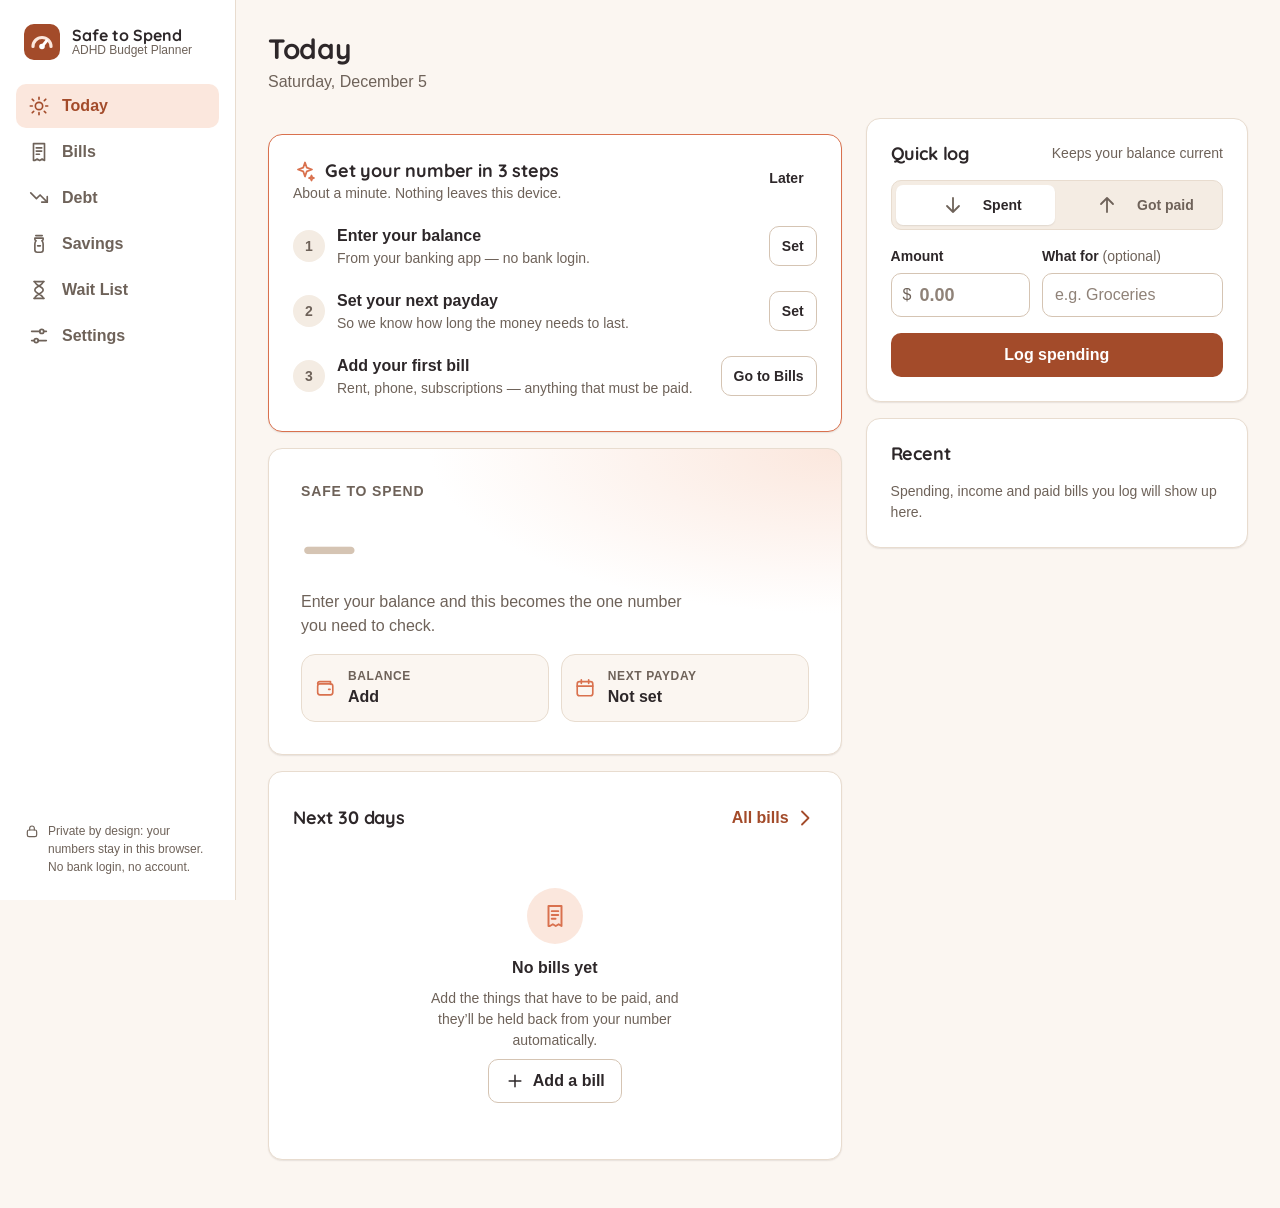
<file: docs/app-574278ef/index.html>
<!doctype html>
<html lang="en">
<head>
<meta charset="utf-8">
<meta name="viewport" content="width=device-width, initial-scale=1, viewport-fit=cover">
<meta name="color-scheme" content="light dark">
<meta name="theme-color" content="#FBF6F1" media="(prefers-color-scheme: light)">
<meta name="theme-color" content="#1D161C" media="(prefers-color-scheme: dark)">
<meta name="description" content="Know what's safe to spend until payday — after bills, set-asides and savings. Private, offline, no bank login.">
<title>Safe to Spend — ADHD Budget Planner</title>
<script>
  /* Apply the saved theme before first paint so dark-mode users never see a white flash. */
  (function () {
    try {
      var keys = ['adhd-safe-to-spend:v1', 'adhd-safe-to-spend-demo:v1'];
      var t = 'system';
      for (var i = 0; i < keys.length; i++) {
        var raw = localStorage.getItem(keys[i]);
        if (raw) { t = (JSON.parse(raw).settings || {}).theme || 'system'; break; }
      }
      if (t === 'system') t = window.matchMedia('(prefers-color-scheme: dark)').matches ? 'dark' : 'light';
      document.documentElement.setAttribute('data-theme', t);
    } catch (e) { /* defaults to light */ }
  })();
</script>
<style>
/* GENERATED by tools/embed_font.py — do not edit by hand.
   Quicksand Bold, SIL Open Font License 1.1 (commercial use and embedding permitted). */
@font-face {
  font-family: "Quicksand";
  font-weight: 600 700;
  font-style: normal;
  font-display: swap;
  src: url([data-uri]) format("truetype");
}


/* Design tokens — the single source of truth for color, type, space, radius,
   elevation and motion. Components reference tokens only; no raw hex values
   outside this file. Rationale and usage rules: docs/DESIGN.md.

   Palette: warm terracotta + plum on warm paper, deliberately away from the
   teal/green "calm fintech" look most competitors use (spec.md → Design).
   Contrast pairs required by validators/app_check.py are verified ≥ 4.5:1 in
   both themes; tests/unit/design.test.js re-checks every text pair below. */
:root {
  color-scheme: light;

  /* Surfaces */
  --color-bg: #FBF6F1;
  --color-card: #FFFFFF;
  --color-sunken: #F4ECE3;
  --color-border: #E8DCCF;
  --color-border-strong: #D5C4B3;

  /* Text */
  --color-ink: #2D2729;
  --color-muted: #6E6259;
  --color-faint: #8F8278;

  /* Brand */
  --color-accent: #D9714E;          /* decorative: icons, bars, highlights */
  --color-accent-soft: #FBE7DD;
  --color-plum: #7E4F70;
  --color-plum-soft: #F1E4EC;

  /* Solid fills carrying white text — FIXED across themes (see docs/DESIGN.md) */
  --color-primary: #A34B2A;
  --color-primary-hover: #8C3F22;
  --color-on-primary: #FFFFFF;
  --color-danger-strong: #A8353F;
  --color-on-danger: #FFFFFF;

  /* Semantic */
  --color-danger: #A8353F;
  --color-error-bg: #F9E4E5;
  --color-success: #2C6A4B;
  --color-success-bg: #E2F0E7;
  --color-warning: #85570A;
  --color-warning-bg: #FBF0D8;
  --color-info: #2C5B85;
  --color-info-bg: #E4EDF5;

  /* Breakdown categories (always paired with a text label, never color alone) */
  --color-cat-bills: #D9714E;
  --color-cat-setaside: #C99A3E;
  --color-cat-savings: #8A5C7A;
  --color-cat-safe: #2F7A55;

  /* Overlays */
  --color-toast-bg: #2D2729;
  --color-toast-ink: #FBF6F1;
  --color-toast-action: #F4B79E;
  --color-scrim: rgba(30, 20, 25, .45);

  /* Space (4px base) */
  --space-1: 4px;
  --space-2: 8px;
  --space-3: 12px;
  --space-4: 16px;
  --space-5: 24px;
  --space-6: 32px;
  --space-7: 48px;

  /* Radius */
  --radius-sm: 10px;
  --radius-md: 14px;
  --radius-lg: 20px;
  --radius-full: 999px;

  /* Elevation */
  --shadow-sm: 0 1px 2px rgba(60, 40, 30, .06), 0 1px 1px rgba(60, 40, 30, .04);
  --shadow-md: 0 6px 20px rgba(60, 40, 30, .10);
  --shadow-lg: 0 18px 48px rgba(40, 25, 20, .22);

  /* Type */
  --font-body: "Nunito Sans", ui-rounded, -apple-system, BlinkMacSystemFont, "Segoe UI", Roboto, Helvetica, Arial, sans-serif;
  --font-heading: "Quicksand", ui-rounded, -apple-system, BlinkMacSystemFont, "Segoe UI", Roboto, sans-serif;
  --text-xs: 0.75rem;
  --text-sm: 0.875rem;
  --text-base: 1rem;
  --text-lg: 1.125rem;
  --text-xl: 1.375rem;
  --text-2xl: 1.75rem;
  --text-hero: clamp(2.75rem, 11vw, 4rem);
  --leading-tight: 1.2;
  --leading-normal: 1.5;
  --weight-regular: 400;
  --weight-semibold: 600;
  --weight-bold: 700;

  /* Layout */
  --tap: 44px;
  --content-max: 1120px;
  --sidebar-w: 236px;
  --tabbar-h: 64px;

  /* Motion */
  --ease: cubic-bezier(.2, .7, .2, 1);
  --dur-fast: 120ms;
  --dur: 200ms;
}

/* Dark theme: explicit choice, or "system" (no data-theme) on a dark OS. */
:root[data-theme="dark"] {
  color-scheme: dark;
  --color-bg: #1D161C;
  --color-card: #281F27;
  --color-sunken: #221A21;
  --color-border: #3E313B;
  --color-border-strong: #54434F;
  --color-ink: #F2ECE6;
  --color-muted: #BDAFB7;
  --color-faint: #9C8E97;
  --color-accent: #E8906F;
  --color-accent-soft: #3D2620;
  --color-plum: #D3A3C4;
  --color-plum-soft: #3A2734;
  --color-danger: #F0959B;
  --color-error-bg: #3D2023;
  --color-success: #8ED0AA;
  --color-success-bg: #1C3529;
  --color-warning: #EBC56E;
  --color-warning-bg: #3A2F14;
  --color-info: #93C0E8;
  --color-info-bg: #1C3044;
  --color-cat-bills: #E8906F;
  --color-cat-setaside: #D9B15F;
  --color-cat-savings: #C08BB2;
  --color-cat-safe: #63B98B;
  --color-toast-bg: #F2ECE6;
  --color-toast-ink: #2D2729;
  --color-toast-action: #A34B2A;
  --color-scrim: rgba(0, 0, 0, .6);
  --shadow-sm: 0 1px 2px rgba(0, 0, 0, .3);
  --shadow-md: 0 8px 24px rgba(0, 0, 0, .35);
  --shadow-lg: 0 18px 48px rgba(0, 0, 0, .55);
}


/* Base element styles and typography. */
*, *::before, *::after { box-sizing: border-box; }
html { -webkit-text-size-adjust: 100%; text-size-adjust: 100%; }
body {
  margin: 0;
  font-family: var(--font-body);
  font-size: var(--text-base);
  line-height: var(--leading-normal);
  background: var(--color-bg);
  color: var(--color-ink);
  -webkit-font-smoothing: antialiased;
  -webkit-tap-highlight-color: transparent;
}
h1, h2, h3 {
  font-family: var(--font-heading);
  font-weight: var(--weight-bold);
  line-height: var(--leading-tight);
  letter-spacing: -0.01em;
  margin: 0;
}
h1 { font-size: var(--text-2xl); }
h2 { font-size: var(--text-lg); }
h3 { font-size: var(--text-base); }
p { margin: 0; }
a { color: var(--color-primary); }
:root[data-theme="dark"] a { color: var(--color-accent); }
svg { flex-shrink: 0; }
[hidden] { display: none !important; }
.num { font-variant-numeric: tabular-nums; }
.muted { color: var(--color-muted); }
.text-sm { font-size: var(--text-sm); }
.text-xs { font-size: var(--text-xs); }
.visually-hidden {
  position: absolute !important; width: 1px; height: 1px; padding: 0; margin: -1px;
  overflow: hidden; clip: rect(0 0 0 0); white-space: nowrap; border: 0;
}
:focus-visible { outline: 3px solid var(--color-accent); outline-offset: 2px; border-radius: 6px; }

@media (prefers-reduced-motion: reduce) {
  *, *::before, *::after {
    animation-duration: 0.01ms !important;
    animation-iteration-count: 1 !important;
    transition-duration: 0.01ms !important;
    scroll-behavior: auto !important;
  }
}


/* Reusable components. Every view is composed from these — see docs/DESIGN.md
   for when to use which. */

/* ---------- Buttons ---------- */
.btn {
  display: inline-flex; align-items: center; justify-content: center; gap: var(--space-2);
  min-height: var(--tap); padding: 0 var(--space-4);
  font: inherit; font-weight: var(--weight-semibold); font-size: var(--text-base);
  border-radius: var(--radius-sm); border: 1px solid transparent;
  cursor: pointer; white-space: nowrap; text-decoration: none;
  transition: background var(--dur-fast) var(--ease), border-color var(--dur-fast) var(--ease), transform var(--dur-fast) var(--ease);
}
.btn:active { transform: translateY(1px); }
.btn:disabled { opacity: .5; cursor: not-allowed; transform: none; }
.btn-primary { background: var(--color-primary); color: var(--color-on-primary); }
.btn-primary:hover:not(:disabled) { background: var(--color-primary-hover); }
.btn-secondary { background: var(--color-card); color: var(--color-ink); border-color: var(--color-border-strong); }
.btn-secondary:hover:not(:disabled) { background: var(--color-sunken); }
.btn-ghost { background: transparent; color: var(--color-ink); }
.btn-ghost:hover:not(:disabled) { background: var(--color-sunken); }
.btn-danger { background: var(--color-danger-strong); color: var(--color-on-danger); }
.btn-danger-quiet { background: transparent; color: var(--color-danger); border-color: var(--color-border-strong); }
.btn-danger-quiet:hover { background: var(--color-error-bg); }
.btn-sm { min-height: 40px; padding: 0 var(--space-3); font-size: var(--text-sm); }
.btn-block { width: 100%; }
.icon-btn {
  display: inline-grid; place-items: center; width: var(--tap); height: var(--tap);
  border: 0; border-radius: var(--radius-sm); background: transparent; color: var(--color-muted);
  cursor: pointer;
}
.icon-btn:hover { background: var(--color-sunken); color: var(--color-ink); }
.icon-btn svg, .btn svg { width: 20px; height: 20px; }
.link-btn {
  background: none; border: 0; padding: var(--space-2) 0; min-height: var(--tap);
  font: inherit; font-weight: var(--weight-semibold); color: var(--color-primary); cursor: pointer;
  display: inline-flex; align-items: center; gap: var(--space-1);
}
:root[data-theme="dark"] .link-btn { color: var(--color-accent); }

/* ---------- Cards ---------- */
.card {
  background: var(--color-card);
  border: 1px solid var(--color-border);
  border-radius: var(--radius-md);
  padding: var(--space-5);
  box-shadow: var(--shadow-sm);
  min-width: 0;
}
.card-header { display: flex; align-items: center; justify-content: space-between; gap: var(--space-3); margin-bottom: var(--space-4); }
.card-header h2 { display: flex; align-items: center; gap: var(--space-2); }
.card-header .hint { font-size: var(--text-sm); color: var(--color-muted); }
.card-flush { padding: 0; overflow: hidden; }
.card-flush > .card-header { padding: var(--space-5) var(--space-5) 0; }

/* ---------- Forms ---------- */
.form { display: grid; gap: var(--space-4); }
.form-row { display: grid; grid-template-columns: repeat(auto-fit, minmax(150px, 1fr)); gap: var(--space-3); }
.field { display: grid; grid-template-columns: minmax(0, 1fr); align-content: start; gap: 6px; min-width: 0; }
.field > label, .field-label { font-size: var(--text-sm); font-weight: var(--weight-semibold); color: var(--color-ink); }
.field .optional { font-weight: var(--weight-regular); color: var(--color-muted); }
.input, .select {
  width: 100%; min-height: var(--tap); padding: 0 var(--space-3);
  font: inherit; color: var(--color-ink); background: var(--color-card);
  border: 1px solid var(--color-border-strong); border-radius: var(--radius-sm);
  transition: border-color var(--dur-fast) var(--ease), box-shadow var(--dur-fast) var(--ease);
}
.input { min-width: 0; }
.input[type="date"] { display: block; }
.input::placeholder { color: var(--color-faint); }
.input:focus, .select:focus { outline: none; border-color: var(--color-accent); box-shadow: 0 0 0 3px var(--color-accent-soft); }
.select {
  appearance: none; -webkit-appearance: none; padding-right: 40px;
  background-image: linear-gradient(45deg, transparent 50%, var(--color-muted) 50%), linear-gradient(135deg, var(--color-muted) 50%, transparent 50%);
  background-position: calc(100% - 20px) 50%, calc(100% - 15px) 50%;
  background-size: 5px 5px; background-repeat: no-repeat;
}
.input-money { position: relative; }
.input-money .prefix {
  position: absolute; left: var(--space-3); top: 50%; transform: translateY(-50%);
  color: var(--color-muted); pointer-events: none; font-variant-numeric: tabular-nums;
}
.input-money .input { padding-left: calc(var(--space-3) + var(--prefix-w, 1ch) + 6px); font-variant-numeric: tabular-nums; }
.field .help { font-size: var(--text-sm); color: var(--color-muted); }
.field-error { display: none; font-size: var(--text-sm); color: var(--color-danger); font-weight: var(--weight-semibold); }
.field.has-error .input, .field.has-error .select { border-color: var(--color-danger); }
.field.has-error .field-error { display: block; }
.check { display: flex; align-items: flex-start; gap: var(--space-3); min-height: var(--tap); cursor: pointer; padding: var(--space-2) 0; }
.check input { width: 20px; height: 20px; margin: 2px 0 0; accent-color: var(--color-primary); flex-shrink: 0; }
.check span small { display: block; color: var(--color-muted); font-size: var(--text-sm); }
.form-actions { display: flex; gap: var(--space-3); flex-wrap: wrap; }
.form-error {
  padding: var(--space-3) var(--space-4); border-radius: var(--radius-sm);
  background: var(--color-error-bg); color: var(--color-danger); font-size: var(--text-sm); font-weight: var(--weight-semibold);
}

/* Segmented control (radio group) */
.segmented {
  display: inline-flex; padding: 4px; gap: 4px; border-radius: var(--radius-sm);
  background: var(--color-sunken); border: 1px solid var(--color-border); max-width: 100%; min-width: 0;
}
.segmented label { position: relative; flex: 1 1 0; min-width: 0; }
.segmented input { position: absolute; opacity: 0; inset: 0; margin: 0; cursor: pointer; }
.segmented span {
  display: flex; align-items: center; justify-content: center; gap: 6px;
  min-height: 40px; padding: 0 var(--space-3); border-radius: 7px;
  font-size: var(--text-sm); font-weight: var(--weight-semibold); color: var(--color-muted); white-space: nowrap; overflow: hidden; text-overflow: ellipsis;
  transition: background var(--dur-fast) var(--ease), color var(--dur-fast) var(--ease);
}
.segmented input:checked + span { background: var(--color-card); color: var(--color-ink); box-shadow: var(--shadow-sm); }
.segmented input:focus-visible + span { outline: 3px solid var(--color-accent); outline-offset: 1px; }
.segmented.full { display: flex; width: 100%; }

/* ---------- Lists ---------- */
.list { list-style: none; margin: 0; padding: 0; }
.list-item {
  display: flex; align-items: center; gap: var(--space-3);
  padding: var(--space-3) 0; border-top: 1px solid var(--color-border); min-height: 60px;
}
.list-item:first-child { border-top: 0; }
.card-flush .list-item { padding-left: var(--space-5); padding-right: var(--space-3); }
.list-main { flex: 1; min-width: 0; }
.list-title { font-weight: var(--weight-semibold); overflow-wrap: anywhere; }
.list-meta { font-size: var(--text-sm); color: var(--color-muted); display: flex; flex-wrap: wrap; gap: 2px var(--space-2); align-items: center; }
.list-amount { font-weight: var(--weight-bold); font-variant-numeric: tabular-nums; text-align: right; white-space: nowrap; }
.list-actions { display: flex; align-items: center; gap: var(--space-1); }
.date-chip {
  display: grid; place-items: center; width: 46px; height: 50px; flex-shrink: 0;
  border-radius: var(--radius-sm); background: var(--color-sunken); line-height: 1.05;
}
.date-chip .m { font-size: 11px; font-weight: var(--weight-bold); text-transform: uppercase; color: var(--color-muted); letter-spacing: .04em; }
.date-chip .d { font-family: var(--font-heading); font-size: var(--text-lg); font-weight: var(--weight-bold); }
.date-chip.overdue { background: var(--color-error-bg); }
.date-chip.overdue .m, .date-chip.overdue .d { color: var(--color-danger); }

/* Pills / status */
.pill {
  display: inline-flex; align-items: center; gap: 4px; padding: 2px 8px; border-radius: var(--radius-full);
  font-size: var(--text-xs); font-weight: var(--weight-bold); line-height: 1.5; white-space: nowrap;
  background: var(--color-sunken); color: var(--color-muted);
}
.pill svg { width: 12px; height: 12px; }
.pill-danger { background: var(--color-error-bg); color: var(--color-danger); }
.pill-warning { background: var(--color-warning-bg); color: var(--color-warning); }
.pill-success { background: var(--color-success-bg); color: var(--color-success); }
.pill-info { background: var(--color-info-bg); color: var(--color-info); }
.pill-plum { background: var(--color-plum-soft); color: var(--color-plum); }

/* Paid toggle */
.paid-toggle {
  display: inline-flex; align-items: center; gap: 6px; min-height: var(--tap); min-width: var(--tap);
  padding: 0 var(--space-3); border-radius: var(--radius-full);
  border: 1.5px solid var(--color-border-strong); background: var(--color-card); color: var(--color-ink);
  font: inherit; font-size: var(--text-sm); font-weight: var(--weight-bold); cursor: pointer;
}
.paid-toggle svg { width: 16px; height: 16px; }
.paid-toggle:hover { border-color: var(--color-success); color: var(--color-success); }
.paid-toggle[aria-pressed="true"] { background: var(--color-success-bg); border-color: transparent; color: var(--color-success); }

/* ---------- Progress ---------- */
.progress { height: 10px; border-radius: var(--radius-full); background: var(--color-sunken); overflow: hidden; }
.progress > span { display: block; height: 100%; border-radius: inherit; background: var(--color-cat-savings); transition: width var(--dur) var(--ease); }
.progress.done > span { background: var(--color-cat-safe); }

/* ---------- Stats ---------- */
.stats { display: grid; grid-template-columns: repeat(auto-fit, minmax(140px, 1fr)); gap: var(--space-3); }
.stat { padding: var(--space-4); border-radius: var(--radius-md); background: var(--color-card); border: 1px solid var(--color-border); }
.stat-label { font-size: var(--text-sm); color: var(--color-muted); font-weight: var(--weight-semibold); }
.stat-value { font-family: var(--font-heading); font-size: var(--text-xl); font-weight: var(--weight-bold); font-variant-numeric: tabular-nums; margin-top: 2px; }

/* ---------- Empty state ---------- */
.empty { display: grid; justify-items: center; text-align: center; gap: var(--space-2); padding: var(--space-6) var(--space-4); color: var(--color-muted); }
.empty-icon { display: grid; place-items: center; width: 56px; height: 56px; border-radius: var(--radius-full); background: var(--color-accent-soft); color: var(--color-accent); margin-bottom: var(--space-1); }
.empty-icon svg { width: 26px; height: 26px; }
.empty strong { color: var(--color-ink); font-size: var(--text-base); }
.empty p { max-width: 34ch; font-size: var(--text-sm); }

/* ---------- Banners ---------- */
.banner {
  display: flex; gap: var(--space-3); align-items: flex-start;
  padding: var(--space-3) var(--space-4); border-radius: var(--radius-sm); font-size: var(--text-sm);
}
.banner svg { width: 18px; height: 18px; margin-top: 2px; }
.banner > div { flex: 1; min-width: 0; }
.banner strong { display: block; }
.banner.info { background: var(--color-info-bg); color: var(--color-info); }
.banner.warning { background: var(--color-warning-bg); color: var(--color-warning); }
.banner.error { background: var(--color-error-bg); color: var(--color-danger); }
.banner.success { background: var(--color-success-bg); color: var(--color-success); }
.banner .link-btn { color: inherit; text-decoration: underline; min-height: 0; padding: 0; }

/* ---------- Dialog ---------- */
dialog.modal {
  width: min(480px, calc(100vw - 32px)); max-height: calc(100dvh - 32px);
  padding: 0; border: 1px solid var(--color-border); border-radius: var(--radius-lg);
  background: var(--color-card); color: var(--color-ink); box-shadow: var(--shadow-lg);
}
dialog.modal::backdrop { background: var(--color-scrim); }
.modal-header { display: flex; align-items: center; justify-content: space-between; gap: var(--space-3); padding: var(--space-4) var(--space-4) 0 var(--space-5); }
.modal-header h2 { font-size: var(--text-xl); }
.modal-body { padding: var(--space-4) var(--space-5) var(--space-5); display: grid; gap: var(--space-4); }
.modal-body > p { color: var(--color-muted); }
.modal-footer > .btn-danger-quiet { margin-right: auto; }
.modal-footer { display: flex; justify-content: flex-end; gap: var(--space-3); flex-wrap: wrap; padding: var(--space-4) var(--space-5); border-top: 1px solid var(--color-border); background: var(--color-sunken); }
@media (max-width: 520px) {
  dialog.modal { margin: auto auto 0; width: 100vw; max-width: 100vw; border-radius: var(--radius-lg) var(--radius-lg) 0 0; border-bottom: 0; }
  .modal-footer { padding-bottom: calc(var(--space-4) + env(safe-area-inset-bottom)); }
  .modal-footer .btn { flex: 1; }
}

/* ---------- Toast ---------- */
.toast-region { position: fixed; left: 50%; transform: translateX(-50%); bottom: var(--space-5); z-index: 50; display: grid; gap: var(--space-2); width: min(440px, calc(100vw - 32px)); pointer-events: none; }
.toast {
  display: flex; align-items: center; gap: var(--space-3); pointer-events: auto;
  padding: var(--space-2) var(--space-2) var(--space-2) var(--space-4); min-height: 52px;
  border-radius: var(--radius-md); background: var(--color-toast-bg); color: var(--color-toast-ink); box-shadow: var(--shadow-lg);
  font-size: var(--text-sm); font-weight: var(--weight-semibold);
  animation: toast-in var(--dur) var(--ease);
}
.toast span { flex: 1; }
.toast button { min-height: 40px; padding: 0 var(--space-3); border: 0; border-radius: var(--radius-sm); background: transparent; color: var(--color-toast-action); font: inherit; font-weight: var(--weight-bold); cursor: pointer; }
@keyframes toast-in { from { opacity: 0; transform: translateY(8px); } to { opacity: 1; transform: none; } }

/* ---------- Disclosure ---------- */
details.disclosure > summary {
  list-style: none; cursor: pointer; display: flex; align-items: center; gap: var(--space-2);
  min-height: var(--tap); font-weight: var(--weight-semibold); color: var(--color-primary);
}
:root[data-theme="dark"] details.disclosure > summary { color: var(--color-accent); }
details.disclosure > summary::-webkit-details-marker { display: none; }
details.disclosure > summary svg { width: 18px; height: 18px; transition: transform var(--dur) var(--ease); }
details.disclosure[open] > summary svg { transform: rotate(90deg); }


/* App shell. Two layouts, one breakpoint:
   - < 760px (phones): compact top bar + fixed bottom tab bar (thumb reach).
   - ≥ 760px (tablet/desktop): persistent left sidebar.
   Content is width-capped so lines and the number never stretch across a wide
   monitor. */
.shell { min-height: 100vh; min-height: 100dvh; }

/* Sidebar / tab bar share #view-nav (validators/app_check.py clicks [data-nav]). */
.sidebar {
  position: fixed; inset: 0 auto 0 0; width: var(--sidebar-w); z-index: 20;
  display: flex; flex-direction: column; gap: var(--space-5);
  padding: var(--space-5) var(--space-4);
  background: var(--color-card); border-right: 1px solid var(--color-border);
}
.brand { display: flex; align-items: center; gap: var(--space-3); padding: 0 var(--space-2); }
.brand-mark { width: 36px; height: 36px; flex-shrink: 0; }
.brand-name { font-family: var(--font-heading); font-weight: var(--weight-bold); font-size: var(--text-base); line-height: 1.15; }
.brand-name small { display: block; font-family: var(--font-body); font-weight: var(--weight-regular); font-size: var(--text-xs); color: var(--color-muted); }

#view-nav { display: flex; flex-direction: column; gap: 2px; }
#view-nav button {
  display: flex; align-items: center; gap: var(--space-3);
  min-height: var(--tap); padding: 0 var(--space-3);
  border: 0; border-radius: var(--radius-sm); background: transparent;
  font: inherit; font-weight: var(--weight-semibold); color: var(--color-muted); text-align: left; cursor: pointer;
  transition: background var(--dur-fast) var(--ease), color var(--dur-fast) var(--ease);
}
#view-nav button svg { width: 22px; height: 22px; }
#view-nav button:hover { background: var(--color-sunken); color: var(--color-ink); }
#view-nav button[aria-current="page"] { background: var(--color-accent-soft); color: var(--color-primary); }
:root[data-theme="dark"] #view-nav button[aria-current="page"] { color: var(--color-accent); }
#view-nav .badge {
  margin-left: auto; min-width: 22px; height: 22px; padding: 0 6px; border-radius: var(--radius-full);
  display: inline-grid; place-items: center; font-size: var(--text-xs); font-weight: var(--weight-bold);
  background: var(--color-danger-strong); color: var(--color-on-danger);
}

.sidebar-foot { margin-top: auto; display: grid; gap: var(--space-3); font-size: var(--text-xs); color: var(--color-muted); padding: 0 var(--space-2); }
.sidebar-foot .privacy { display: flex; gap: var(--space-2); align-items: flex-start; }
.sidebar-foot svg { width: 16px; height: 16px; margin-top: 1px; }

.main { margin-left: var(--sidebar-w); min-width: 0; }
#view-root {
  max-width: var(--content-max); margin: 0 auto;
  padding: var(--space-6) var(--space-6) var(--space-7);
}
#view-root:focus { outline: none; }

.topbar { display: none; }

.demo-banner {
  display: flex; align-items: center; justify-content: center; gap: var(--space-2); flex-wrap: wrap;
  padding: var(--space-2) var(--space-4); text-align: center;
  background: var(--color-plum-soft); color: var(--color-plum); font-size: var(--text-sm); font-weight: var(--weight-semibold);
}

/* Page header inside a view */
.page-head { display: flex; align-items: flex-end; justify-content: space-between; gap: var(--space-4); flex-wrap: wrap; margin-bottom: var(--space-5); }
.page-head p { color: var(--color-muted); margin-top: var(--space-1); max-width: 60ch; }
.stack { display: grid; gap: var(--space-4); align-content: start; min-width: 0; }
.cols { display: grid; gap: var(--space-4); grid-template-columns: minmax(0, 1fr); align-items: start; }
@media (min-width: 1100px) {
  .cols { grid-template-columns: minmax(0, 1.45fr) minmax(320px, 1fr); gap: var(--space-5); }
  .cols.even { grid-template-columns: minmax(0, 1fr) minmax(0, 1fr); }
}

/* ---------- Phone ---------- */
@media (max-width: 759px) {
  .sidebar {
    inset: auto 0 0 0; width: auto; height: calc(var(--tabbar-h) + env(safe-area-inset-bottom));
    flex-direction: row; padding: 0 var(--space-1) env(safe-area-inset-bottom); gap: 0;
    border-right: 0; border-top: 1px solid var(--color-border);
    box-shadow: 0 -4px 16px rgba(60, 40, 30, .06);
  }
  .sidebar .brand, .sidebar-foot { display: none; }
  #view-nav { flex-direction: row; flex: 1; gap: 0; }
  #view-nav button {
    flex: 1; flex-direction: column; justify-content: center; gap: 2px;
    min-height: var(--tabbar-h); padding: 6px 0 4px; border-radius: 0;
    font-size: 11px; text-align: center; position: relative; min-width: 0;
  }
  #view-nav button span.label { white-space: nowrap; overflow: hidden; text-overflow: ellipsis; max-width: 100%; }
  #view-nav button[aria-current="page"] { background: transparent; }
  #view-nav button[aria-current="page"]::before {
    content: ""; position: absolute; top: 0; left: 28%; right: 28%; height: 3px;
    border-radius: 0 0 3px 3px; background: var(--color-primary);
  }
  :root[data-theme="dark"] #view-nav button[aria-current="page"]::before { background: var(--color-accent); }
  #view-nav .badge { position: absolute; top: 6px; left: calc(50% + 6px); margin: 0; min-width: 18px; height: 18px; font-size: 10px; padding: 0 4px; }

  .main { margin-left: 0; padding-bottom: calc(var(--tabbar-h) + env(safe-area-inset-bottom)); }
  .topbar {
    display: flex; align-items: center; gap: var(--space-3);
    padding: var(--space-3) var(--space-4); padding-top: calc(var(--space-3) + env(safe-area-inset-top));
    background: var(--color-bg);
  }
  .topbar .brand { padding: 0; }
  .topbar .brand-mark { width: 30px; height: 30px; }
  #view-root { padding: var(--space-2) var(--space-4) var(--space-6); }
  .page-head { margin-bottom: var(--space-4); }
  .card:not(.card-flush) { padding: var(--space-4); }
  .card-flush > .card-header { padding: var(--space-4) var(--space-4) 0; }
  .card-flush .list-item { padding-left: var(--space-4); }
  .toast-region { bottom: calc(var(--tabbar-h) + env(safe-area-inset-bottom) + var(--space-3)); }
}


/* Today view. */

/* Desktop: two columns (number + what's due | quick log + recent).
   Phone/tablet: one column, re-ordered so the quick log sits right under the
   number — the two things used every day — via display:contents + order. */
.today-grid { display: grid; gap: var(--space-4); grid-template-columns: minmax(0, 1fr); align-items: start; }
@media (min-width: 1100px) {
  .today-grid { grid-template-columns: minmax(0, 1.5fr) minmax(320px, 1fr); gap: var(--space-5); }
}
@media (max-width: 1099px) {
  .today-grid > .stack { display: contents; }
  .o-alert { order: 1; } .o-onboarding { order: 2; } .o-hero { order: 3; }
  .o-quick { order: 4; } .o-due { order: 5; } .o-activity { order: 6; }
}

/* ---------- Hero ---------- */
.hero {
  position: relative; overflow: hidden;
  display: grid; gap: var(--space-2);
  padding: var(--space-6);
  background:
    radial-gradient(120% 90% at 100% 0%, var(--color-accent-soft) 0%, transparent 60%),
    var(--color-card);
}
.hero-eyebrow { font-size: var(--text-sm); font-weight: var(--weight-bold); letter-spacing: .06em; text-transform: uppercase; color: var(--color-muted); }
.hero-number {
  font-family: var(--font-heading); font-weight: var(--weight-bold);
  font-size: var(--text-hero); line-height: 1; letter-spacing: -0.02em;
  color: var(--color-cat-safe); margin: var(--space-1) 0;
  overflow-wrap: anywhere;
}
.hero.is-negative .hero-number { color: var(--color-danger); }
.hero.is-negative { background: radial-gradient(120% 90% at 100% 0%, var(--color-error-bg) 0%, transparent 60%), var(--color-card); }
.hero-sub { font-size: var(--text-lg); color: var(--color-ink); max-width: 46ch; }
.hero-empty .hero-number { color: var(--color-border-strong); }
.hero-empty .hero-sub { color: var(--color-muted); font-size: var(--text-base); }
.hero-empty > div { margin-top: var(--space-2); }

.hero-meta { display: grid; grid-template-columns: 1fr 1fr; gap: var(--space-3); margin-top: var(--space-3); }
.meta-btn {
  display: grid; grid-template-columns: auto 1fr; column-gap: var(--space-3); align-items: center; text-align: left;
  min-height: 60px; padding: var(--space-3); border-radius: var(--radius-md);
  border: 1px solid var(--color-border); background: var(--color-bg); color: var(--color-ink);
  font: inherit; cursor: pointer; transition: border-color var(--dur-fast) var(--ease), background var(--dur-fast) var(--ease);
}
.meta-btn:hover { border-color: var(--color-border-strong); background: var(--color-sunken); }
.meta-btn > .icon { grid-row: span 2; color: var(--color-accent); }
.meta-btn > .icon svg { width: 22px; height: 22px; }
.meta-label { display: block; font-size: var(--text-xs); font-weight: var(--weight-bold); color: var(--color-muted); text-transform: uppercase; letter-spacing: .05em; }
.meta-value { display: block; font-weight: var(--weight-bold); }
.meta-sub { grid-column: 2; font-size: var(--text-xs); color: var(--color-muted); }

/* ---------- Breakdown ---------- */
.breakdown { margin-top: var(--space-2); border-top: 1px solid var(--color-border); padding-top: var(--space-1); }
.bar { display: flex; gap: 3px; height: 14px; margin: var(--space-2) 0 var(--space-3); }
.bar .seg { display: block; min-width: 6px; border-radius: 4px; }
.seg-bills { background: var(--color-cat-bills); }
.seg-setaside { background: var(--color-cat-setaside); }
.seg-savings { background: var(--color-cat-savings); }
.seg-safe { background: var(--color-cat-safe); }
.swatch { display: inline-block; width: 10px; height: 10px; border-radius: 3px; flex-shrink: 0; margin-top: 6px; }
.swatch-balance { background: transparent; border: 2px solid var(--color-muted); }
.equation { margin: 0; display: grid; }
.eq-row { display: flex; justify-content: space-between; gap: var(--space-4); padding: 6px 0; font-size: var(--text-sm); }
.eq-row dt { display: flex; gap: var(--space-2); align-items: flex-start; color: var(--color-ink); min-width: 0; }
.eq-row dt small { display: block; color: var(--color-muted); font-size: var(--text-xs); overflow-wrap: anywhere; }
.eq-row dd { margin: 0; font-weight: var(--weight-semibold); white-space: nowrap; }
.eq-total { border-top: 1px solid var(--color-border); margin-top: var(--space-1); padding-top: var(--space-2); font-size: var(--text-base); }
.eq-total dt, .eq-total dd { font-weight: var(--weight-bold); }

/* ---------- Onboarding ---------- */
.onboarding { border-color: var(--color-accent); border-width: 1.5px; }
.onboarding .card-header { align-items: flex-start; margin-bottom: var(--space-3); }
.onboarding h2 .icon { color: var(--color-accent); }
.steps { list-style: none; margin: 0; padding: 0; display: grid; gap: var(--space-1); }
.steps li { display: flex; align-items: center; gap: var(--space-3); padding: var(--space-2) 0; }
.step-num {
  display: grid; place-items: center; width: 32px; height: 32px; flex-shrink: 0; border-radius: var(--radius-full);
  background: var(--color-sunken); font-weight: var(--weight-bold); font-size: var(--text-sm); color: var(--color-muted);
}
.steps li.done .step-num { background: var(--color-success-bg); color: var(--color-success); }
.steps li.done .step-num svg { width: 16px; height: 16px; }
.steps li.done .list-title { color: var(--color-muted); text-decoration: line-through; text-decoration-color: var(--color-border-strong); }
.ob-sample { display: flex; align-items: center; gap: var(--space-3); flex-wrap: wrap; margin-top: var(--space-2); padding-top: var(--space-3); border-top: 1px dashed var(--color-border); }

/* ---------- Quick log ---------- */
.quick-row { display: grid; grid-template-columns: minmax(0, 1fr) minmax(0, 1.3fr); gap: var(--space-3); }
.quick-row .input-money .input { font-size: var(--text-lg); font-weight: var(--weight-bold); }
#quickLogForm .segmented { display: flex; }

/* ---------- Lists on Today ---------- */
.paid-spacer { width: 0; }
.list-foot { padding: var(--space-3) var(--space-5) var(--space-4); border-top: 1px solid var(--color-border); }
.activity-icon { display: grid; place-items: center; width: 40px; height: 40px; border-radius: var(--radius-full); flex-shrink: 0; background: var(--color-sunken); color: var(--color-muted); }
.activity-icon svg { width: 18px; height: 18px; }
.act-income { background: var(--color-success-bg); color: var(--color-success); }
.act-bill_paid { background: var(--color-accent-soft); color: var(--color-accent); }
.act-waitlist_bought { background: var(--color-plum-soft); color: var(--color-plum); }
.list-amount.is-income { color: var(--color-success); }
.activity-empty { padding: 0 var(--space-5) var(--space-5); }

@media (max-width: 759px) {
  .hero { padding: var(--space-5) var(--space-4); }
  .hero-sub { font-size: var(--text-base); }
  .hero-meta { gap: var(--space-2); }
  .meta-btn { padding: var(--space-2) var(--space-3); column-gap: var(--space-2); }
  .list-foot { padding: var(--space-3) var(--space-4); }
  .activity-empty { padding: 0 var(--space-4) var(--space-4); }
}
@media (max-width: 340px) {
  .quick-row { grid-template-columns: 1fr; }
}


/* Bills / Debt / Savings / Wait List / Settings. */

/* Shared page grid: summary stats, an "add" form, and the list.
   Phone/tablet: stats → form → list. Desktop: list on the left, form on the
   right, both under the stats. */
.page-grid {
  display: grid; gap: var(--space-4); align-items: start;
  grid-template-columns: minmax(0, 1fr);
  grid-template-areas: "summary" "form" "list";
}
/* Phones: once there's something in the list, it leads (that's what a returning
   user came to see); while it's empty, the add form leads (setup). */
@media (max-width: 1099px) {
  .page-grid.has-items { grid-template-areas: "summary" "list" "form"; }
}
.g-summary { grid-area: summary; }
.g-form { grid-area: form; }
.g-list { grid-area: list; min-width: 0; }
@media (min-width: 1100px) {
  .page-grid {
    gap: var(--space-5);
    grid-template-columns: minmax(0, 1.55fr) minmax(320px, 1fr);
    grid-template-areas: "summary summary" "list form";
  }
  .g-form { position: sticky; top: var(--space-5); }
}
.section-title { font-size: var(--text-base); color: var(--color-muted); margin: 0 0 var(--space-3); }
.stats .stat-value { overflow-wrap: anywhere; }
@media (max-width: 759px) {
  .stats { grid-template-columns: repeat(3, minmax(0, 1fr)); gap: var(--space-2); }
  .stat { padding: var(--space-3); }
  .stat-label { font-size: var(--text-xs); }
  .stat-value { font-size: var(--text-lg); }
}

/* ---------- Bills ---------- */
.bills-list { padding-bottom: var(--space-2); }
.bill-group + .bill-group { border-top: 1px solid var(--color-border); }
.group-title {
  display: flex; align-items: center; gap: var(--space-2);
  padding: var(--space-4) var(--space-5) var(--space-1);
  font-family: var(--font-body); font-size: var(--text-xs); font-weight: var(--weight-bold);
  text-transform: uppercase; letter-spacing: .06em; color: var(--color-muted);
}
.is-overdue .group-title { color: var(--color-danger); }
.group-count { padding: 0 7px; border-radius: var(--radius-full); background: var(--color-sunken); color: var(--color-muted); }
.bill-row.is-paid .list-title, .bill-row.is-paid .list-amount { color: var(--color-muted); }
.bill-row.is-paid .date-chip { opacity: .6; }
.every-n { align-items: end; }
@media (max-width: 759px) {
  .group-title { padding: var(--space-4) var(--space-4) var(--space-1); }
  .bill-row { flex-wrap: wrap; row-gap: var(--space-1); }
  .bill-row .list-main { flex-basis: calc(100% - 46px - var(--space-3)); }
  .bill-row .list-amount { order: 3; margin-left: calc(46px + var(--space-3)); flex: 1; text-align: left; }
  .bill-row .list-actions { order: 4; }
}

/* ---------- Debt ---------- */
.strategy { display: grid; gap: var(--space-2); margin-bottom: var(--space-4); }
.strategy .segmented { display: flex; }
.debt-list { list-style: none; margin: 0; padding: 0; display: grid; gap: var(--space-2); }
.debt-row {
  display: grid; grid-template-columns: auto minmax(0, 1fr) auto auto; align-items: start; column-gap: var(--space-3);
  padding: var(--space-3); border-radius: var(--radius-md); border: 1px solid var(--color-border);
}
.debt-row .list-amount { padding-top: 2px; }
.debt-row .icon-btn { margin: -6px -6px 0 0; }
.debt-row.is-focus { border: 1.5px solid var(--color-accent); background: var(--color-accent-soft); }
.debt-row.is-done { background: var(--color-sunken); }
.debt-row.is-done .list-title, .debt-row.is-done .debt-balance { color: var(--color-muted); }
.debt-rank {
  display: grid; place-items: center; width: 32px; height: 32px; flex-shrink: 0; border-radius: var(--radius-full);
  background: var(--color-sunken); font-weight: var(--weight-bold); font-size: var(--text-sm); color: var(--color-muted);
}
.debt-rank svg { width: 16px; height: 16px; }
.is-focus .debt-rank { background: var(--color-primary); color: var(--color-on-primary); }
.is-done .debt-rank { background: var(--color-success-bg); color: var(--color-success); }
.focus-label { grid-column: 1 / -1; display: flex; align-items: center; gap: 4px; font-size: var(--text-xs); font-weight: var(--weight-bold); color: var(--color-primary); text-transform: uppercase; letter-spacing: .05em; margin-bottom: var(--space-2); }
:root[data-theme="dark"] .focus-label { color: var(--color-accent); }
.focus-label svg { width: 14px; height: 14px; }
.debt-link { grid-column: 2 / -1; margin-top: var(--space-2); }
.debt-balance { font-size: var(--text-lg); }

/* ---------- Savings ---------- */
.goal-grid { list-style: none; margin: 0; padding: 0; display: grid; gap: var(--space-3); grid-template-columns: repeat(auto-fill, minmax(240px, 1fr)); }
.goal-card { display: grid; gap: var(--space-2); align-content: start; padding: var(--space-4); }
.goal-top { display: flex; align-items: center; justify-content: space-between; margin: -6px -6px 0 0; }
.goal-name { font-size: var(--text-lg); overflow-wrap: anywhere; }
.goal-amounts { display: flex; align-items: baseline; gap: var(--space-2); flex-wrap: wrap; }
.goal-saved { font-family: var(--font-heading); font-size: var(--text-2xl); font-weight: var(--weight-bold); }
.goal-pct { margin-top: var(--space-2); }
.goal-done { color: var(--color-success); font-weight: var(--weight-bold); }
.goal-actions { display: flex; gap: var(--space-2); flex-wrap: wrap; margin-top: var(--space-2); }
.goal-actions .btn { flex: 1; }

/* ---------- Wait List ---------- */
.wait-grid { list-style: none; margin: 0; padding: 0; display: grid; gap: var(--space-3); }
.wait-card { display: grid; gap: var(--space-3); padding: var(--space-4) var(--space-5); }
.wait-card.is-ready { border: 1.5px solid var(--color-cat-safe); }
.wait-head { display: flex; gap: var(--space-3); align-items: flex-start; }
.wait-head h3 { font-family: var(--font-body); font-size: var(--text-base); }
.wait-price { font-size: var(--text-lg); }
.wait-timer { display: grid; grid-template-columns: 1fr auto; gap: var(--space-3); align-items: center; }
.wait-progress > span { background: var(--color-cat-setaside); }
.wait-remaining { font-size: var(--text-sm); font-weight: var(--weight-bold); white-space: nowrap; }
.is-ready .wait-remaining { color: var(--color-success); }
.wait-question { font-weight: var(--weight-semibold); }
.wait-question .muted { font-weight: var(--weight-regular); }
.wait-card .goal-actions { margin-top: 0; }
.wait-card .goal-actions .btn { flex: 0 1 auto; }
.how-steps { list-style: none; counter-reset: how; margin: 0; padding: 0; display: grid; gap: var(--space-3); }
.how-steps li { counter-increment: how; display: grid; grid-template-columns: 28px 1fr; column-gap: var(--space-3); font-size: var(--text-sm); }
.how-steps li::before {
  content: counter(how); grid-row: span 2; display: grid; place-items: center; width: 28px; height: 28px; border-radius: var(--radius-full);
  background: var(--color-plum-soft); color: var(--color-plum); font-weight: var(--weight-bold);
}
.how-steps span { color: var(--color-muted); }
.history > summary { padding: 0 var(--space-5); }
.history .list-item { padding-left: var(--space-5); }
@media (max-width: 759px) {
  .wait-card { padding: var(--space-4); }
  .history > summary, .history .list-item { padding-left: var(--space-4); }
}

/* ---------- Settings ---------- */
.settings-grid { display: grid; gap: var(--space-4); max-width: 760px; }
.settings-head { margin-bottom: var(--space-4); }
.settings-head p { margin-top: var(--space-1); }
.settings-section .segmented { display: flex; max-width: 420px; }
.settings-section .field .select { max-width: 420px; }
.facts { list-style: none; margin: 0; padding: 0; display: grid; gap: var(--space-3); font-size: var(--text-sm); }
.facts li { display: flex; gap: var(--space-3); align-items: flex-start; }
.facts .icon { color: var(--color-accent); margin-top: 1px; }
.facts svg { width: 18px; height: 18px; }
.facts span { color: var(--color-muted); }
.facts strong { color: var(--color-ink); }
.danger-row { display: flex; align-items: center; justify-content: space-between; gap: var(--space-3); flex-wrap: wrap; }
.version { text-align: center; padding: var(--space-2) 0; }

</style>
<link rel="manifest" href="manifest.json">
<link rel="apple-touch-icon" href="apple-touch-icon.png">
<meta name="theme-color" content="#A34B2A">
</head>
<body>
<div class="shell" id="app">
  <aside class="sidebar" aria-label="Main">
    <div class="brand" id="sidebarBrand"></div>
    <nav id="view-nav" aria-label="Main navigation"></nav>
    <div class="sidebar-foot" id="sidebarFoot"></div>
  </aside>
  <div class="main">
    <div class="demo-banner" id="demoBanner" hidden></div>
    <header class="topbar" id="topbar"></header>
    <main id="view-root" tabindex="-1" data-active-view=""></main>
  </div>
</div>
<div class="toast-region" id="toast-region" aria-live="polite"></div>
<noscript><p style="padding:24px;font-family:sans-serif">This app needs JavaScript turned on to work.</p></noscript>
<script>
window.APP_DEMO_MODE = false;

/* Hash router + nav. Each view module registers
 *   App.views[id] = { navLabel, icon, title, render(root), badge?(state) }
 * and pushes its id onto App.nav in display order.
 *
 * Contract relied on by validators/app_check.py: #view-nav holds one
 * [data-nav="<id>"] button per view, and showing a view sets
 * #view-root[data-active-view] and replaces its content entirely.
 *
 * The current view re-renders whenever the store changes, keeping scroll
 * position and (by element id) keyboard focus, so a submitted form stays ready
 * for the next entry. */
(function (g) {
  var App = g.App || (g.App = { views: {}, nav: [] });
  var current = null;
  var rendered = null; // id of the view whose DOM is currently mounted

  function root() { return document.getElementById('view-root'); }

  function render(opts) {
    var view = App.views[current];
    var el = root();
    var active = document.activeElement;
    var focusId = active && active.id && el.contains(active) ? active.id : null;
    var scrollY = window.scrollY;
    var prev = rendered && App.views[rendered];
    if (prev && prev.cleanup) { prev.cleanup(); prev.cleanup = null; }
    rendered = current;
    el.dataset.activeView = current;
    el.replaceChildren();
    view.render(el);
    updateNav();
    if (opts && opts.navigated) {
      window.scrollTo(0, 0);
      el.focus({ preventScroll: true });
      document.title = view.title + ' · ' + App.config.title;
    } else {
      window.scrollTo(0, scrollY);
      if (focusId) {
        var again = document.getElementById(focusId);
        if (again) again.focus({ preventScroll: true });
      }
    }
  }

  function show(id) {
    if (!App.views[id]) id = App.nav[0];
    var changed = id !== current;
    current = id;
    if (location.hash !== '#' + id) history.replaceState(null, '', '#' + id);
    render({ navigated: changed });
  }

  function updateNav() {
    var state = App.store.getState();
    document.querySelectorAll('#view-nav [data-nav]').forEach(function (b) {
      var id = b.dataset.nav;
      if (id === current) b.setAttribute('aria-current', 'page');
      else b.removeAttribute('aria-current');
      var badgeFn = App.views[id].badge;
      var n = badgeFn ? badgeFn(state) : 0;
      var badge = b.querySelector('.badge');
      if (n > 0) {
        if (!badge) { badge = document.createElement('span'); badge.className = 'badge'; b.appendChild(badge); }
        badge.textContent = n > 9 ? '9+' : String(n);
        b.setAttribute('aria-label', App.views[id].navLabel + ' (' + n + ' need attention)');
      } else {
        if (badge) badge.remove();
        b.removeAttribute('aria-label');
      }
    });
  }

  function buildNav() {
    var nav = document.getElementById('view-nav');
    nav.replaceChildren();
    App.nav.forEach(function (id) {
      var v = App.views[id];
      var b = App.ui.h('button', { type: 'button', dataset: { nav: id }, on: { click: function () { show(id); } } },
        App.ui.icon(v.icon), App.ui.h('span', { class: 'label', text: v.navLabel }));
      nav.appendChild(b);
    });
  }

  window.addEventListener('hashchange', function () { show(location.hash.slice(1)); });

  App.router = {
    init: function () {
      buildNav();
      App.store.subscribe(function () { if (current) render(); });
      show(location.hash.slice(1) || App.nav[0]);
    },
    show: show,
    refresh: function () { if (current) render(); },
    current: function () { return current; },
  };
})(typeof window !== 'undefined' ? window : globalThis);


/* Money utilities. Every amount the app stores is an integer number of cents —
 * never a float — so 0.1 + 0.2 style drift can never creep into a number the
 * user is trusting to decide what they can spend. See docs/DATA-MODEL.md §2.
 *
 * Classic script (not an ES module): tools/app_bundle.js concatenates every
 * app_src/modules/*.js file in filename order, and tests/ load the same files into
 * a Node vm context in the same order. Everything hangs off window.App.core. */
(function (g) {
  var App = g.App || (g.App = { views: {}, nav: [] });
  App.core = App.core || {};

  var MAX_CENTS = 100000000000; // $1,000,000,000.00 — a sanity ceiling, not a feature limit

  /**
   * Parses user input ("2450", "2,450.50", "$1,200", 12.5) into integer cents.
   * Rejects negatives, non-numbers, and more than 2 decimal places rather than
   * silently rounding away what the user typed. Returns null when invalid.
   */
  function parseCents(input, opts) {
    var allowNegative = !!(opts && opts.allowNegative);
    if (typeof input === 'number') {
      if (!isFinite(input)) return null;
      if (input < 0 && !allowNegative) return null;
      var c = Math.round(input * 100);
      return Math.abs(c) > MAX_CENTS ? null : c;
    }
    if (typeof input !== 'string') return null;
    var s = input.trim().replace(/[\s,$€£¥₹]/g, '');
    if (s === '') return null;
    var negative = false;
    if (s.charAt(0) === '-') {
      if (!allowNegative) return null;
      negative = true;
      s = s.slice(1);
    }
    if (!/^(\d+(\.\d{0,2})?|\.\d{1,2})$/.test(s)) return null;
    var parts = s.split('.');
    var whole = parseInt(parts[0] || '0', 10);
    var frac = parseInt(((parts[1] || '') + '00').slice(0, 2), 10);
    var cents = whole * 100 + frac;
    if (cents > MAX_CENTS) return null;
    return negative ? -cents : cents;
  }

  function isCents(v) {
    return typeof v === 'number' && isFinite(v) && Math.floor(v) === v && Math.abs(v) <= MAX_CENTS;
  }

  var formatterCache = {};
  function formatter(currency) {
    if (!formatterCache[currency]) {
      try {
        formatterCache[currency] = new Intl.NumberFormat(undefined, { style: 'currency', currency: currency });
      } catch (e) {
        formatterCache[currency] = new Intl.NumberFormat(undefined, { style: 'currency', currency: 'USD' });
      }
    }
    return formatterCache[currency];
  }

  /** Formats integer cents for display in the user's chosen currency. */
  function formatCents(cents, currency) {
    var v = isCents(cents) ? cents : 0;
    return formatter(currency || 'USD').format(v / 100);
  }

  /** Cents -> a plain "1234.50" string for pre-filling an input. */
  function centsToInput(cents) {
    if (!isCents(cents)) return '';
    var neg = cents < 0;
    var abs = Math.abs(cents);
    return (neg ? '-' : '') + Math.floor(abs / 100) + '.' + String(abs % 100).padStart(2, '0');
  }

  // The currencies offered in Settings. Only the display symbol/format changes —
  // no conversion happens anywhere (there is no exchange-rate source offline).
  var CURRENCIES = [
    ['USD', 'US dollar'], ['CAD', 'Canadian dollar'], ['GBP', 'British pound'],
    ['EUR', 'Euro'], ['AUD', 'Australian dollar'], ['NZD', 'New Zealand dollar'],
    ['CHF', 'Swiss franc'], ['SEK', 'Swedish krona'], ['NOK', 'Norwegian krone'],
    ['DKK', 'Danish krone'], ['JPY', 'Japanese yen'], ['INR', 'Indian rupee'],
    ['ZAR', 'South African rand'], ['MXN', 'Mexican peso'], ['SGD', 'Singapore dollar'],
  ];

  App.core.money = {
    parseCents: parseCents,
    isCents: isCents,
    formatCents: formatCents,
    centsToInput: centsToInput,
    CURRENCIES: CURRENCIES,
    MAX_CENTS: MAX_CENTS,
  };
})(typeof window !== 'undefined' ? window : globalThis);


/* Date-only helpers. Every date the app stores is a local calendar date string
 * "YYYY-MM-DD" — never a Date's toISOString(), which is the UTC date and silently
 * shows "tomorrow" or "yesterday" for anyone far enough from UTC late at night.
 * All arithmetic goes through these functions so there is exactly one place that
 * knows how months of different lengths behave. */
(function (g) {
  var App = g.App || (g.App = { views: {}, nav: [] });
  App.core = App.core || {};

  var ISO_RE = /^(\d{4})-(\d{2})-(\d{2})$/;

  function pad(n) { return (n < 10 ? '0' : '') + n; }

  function isISODate(s) {
    if (typeof s !== 'string') return false;
    var m = ISO_RE.exec(s);
    if (!m) return false;
    var y = +m[1], mo = +m[2], d = +m[3];
    return mo >= 1 && mo <= 12 && d >= 1 && d <= daysInMonth(y, mo);
  }

  function parse(s) {
    var m = ISO_RE.exec(s);
    return { y: +m[1], m: +m[2], d: +m[3] };
  }

  function format(y, m, d) { return y + '-' + pad(m) + '-' + pad(d); }

  function daysInMonth(y, m) { return new Date(Date.UTC(y, m, 0)).getUTCDate(); }

  /** Today's LOCAL calendar date. `now` is injectable for tests. */
  function today(now) {
    var d = now instanceof Date ? now : new Date(now == null ? Date.now() : now);
    return format(d.getFullYear(), d.getMonth() + 1, d.getDate());
  }

  // Day arithmetic in UTC space so DST transitions can never add/lose an hour
  // and roll a date over.
  function toDayNumber(s) {
    var p = parse(s);
    return Math.round(Date.UTC(p.y, p.m - 1, p.d) / 86400000);
  }
  function fromDayNumber(n) {
    var d = new Date(n * 86400000);
    return format(d.getUTCFullYear(), d.getUTCMonth() + 1, d.getUTCDate());
  }

  function addDays(s, n) { return fromDayNumber(toDayNumber(s) + n); }

  /** Whole days from a to b (positive when b is later). */
  function diffDays(a, b) { return toDayNumber(b) - toDayNumber(a); }

  /**
   * Adds n months, keeping `anchorDay` (the day-of-month the series is really on)
   * so a bill due on the 31st goes Jan 31 -> Feb 28 -> Mar 31, not drifting to the
   * 28th forever after February.
   */
  function addMonths(s, n, anchorDay) {
    var p = parse(s);
    var total = p.y * 12 + (p.m - 1) + n;
    var y = Math.floor(total / 12);
    var m = (total % 12) + 1;
    var day = Math.min(anchorDay || p.d, daysInMonth(y, m));
    return format(y, m, day);
  }

  function compare(a, b) { return a < b ? -1 : a > b ? 1 : 0; }

  var MONTHS = ['Jan', 'Feb', 'Mar', 'Apr', 'May', 'Jun', 'Jul', 'Aug', 'Sep', 'Oct', 'Nov', 'Dec'];
  var WEEKDAYS = ['Sun', 'Mon', 'Tue', 'Wed', 'Thu', 'Fri', 'Sat'];

  function weekday(s) {
    var p = parse(s);
    return new Date(Date.UTC(p.y, p.m - 1, p.d)).getUTCDay();
  }

  /** "Fri, Oct 24" — short, unambiguous, no locale-dependent day/month order. */
  function label(s) {
    if (!isISODate(s)) return '';
    var p = parse(s);
    return WEEKDAYS[weekday(s)] + ', ' + MONTHS[p.m - 1] + ' ' + p.d;
  }

  /** "Today", "Tomorrow", "In 3 days", "2 days ago" relative to `ref`. */
  function relative(s, ref) {
    var n = diffDays(ref, s);
    if (n === 0) return 'Today';
    if (n === 1) return 'Tomorrow';
    if (n === -1) return 'Yesterday';
    if (n > 1) return 'In ' + n + ' days';
    return (-n) + ' days ago';
  }

  App.core.dates = {
    isISODate: isISODate,
    today: today,
    addDays: addDays,
    addMonths: addMonths,
    diffDays: diffDays,
    daysInMonth: daysInMonth,
    compare: compare,
    label: label,
    relative: relative,
    day: function (s) { return parse(s).d; },
    MONTHS: MONTHS,
  };
})(typeof window !== 'undefined' ? window : globalThis);


/* The persisted state shape, its version, and the one function that turns any
 * untrusted blob (localStorage contents, an imported backup file) into a valid
 * state tree. docs/DATA-MODEL.md is the human-readable version of this file.
 *
 * sanitize() never throws on bad *content* — a malformed item is dropped and
 * counted, so one corrupted bill can't take the whole app down. It throws only
 * when the blob is unusable as a whole (not an object, or written by a newer
 * version of the app than this one), which callers handle explicitly. */
(function (g) {
  var App = g.App || (g.App = { views: {}, nav: [] });
  App.core = App.core || {};
  var money = App.core.money;
  var dates = App.core.dates;

  var SCHEMA_VERSION = 1;

  var CADENCES = ['weekly', 'biweekly', 'monthly', 'every_n_months', 'one_off'];
  var PAYDAY_CADENCES = ['weekly', 'biweekly', 'monthly', 'irregular'];
  var THEMES = ['system', 'light', 'dark'];
  var STRATEGIES = ['snowball', 'avalanche'];
  var GOAL_KINDS = ['goal', 'envelope'];
  var WAIT_STATUSES = ['waiting', 'bought', 'skipped'];
  var ACTIVITY_KINDS = ['spend', 'income', 'bill_paid', 'waitlist_bought'];

  var NAME_MAX = 60;

  function createEmptyState() {
    return {
      schemaVersion: SCHEMA_VERSION,
      settings: { currency: 'USD', theme: 'system', lastBackupAt: null, onboardingDismissed: false },
      balance: { cents: null, updatedOn: null },
      payday: { next: null, cadence: 'biweekly' },
      bills: [],
      debts: [],
      debtStrategy: 'snowball',
      goals: [],
      waitlist: [],
      activity: [],
    };
  }

  function isObj(v) { return v !== null && typeof v === 'object' && !Array.isArray(v); }
  function oneOf(v, list, fallback) { return list.indexOf(v) !== -1 ? v : fallback; }
  function cleanName(v) {
    if (typeof v !== 'string') return null;
    var s = v.replace(/\s+/g, ' ').trim().slice(0, NAME_MAX);
    return s || null;
  }
  function cleanId(v) { return typeof v === 'string' && /^[A-Za-z0-9_-]{1,40}$/.test(v) ? v : null; }
  function nonNegCents(v) { return money.isCents(v) && v >= 0 ? v : null; }
  function dateOrNull(v) { return dates.isISODate(v) ? v : null; }
  function intIn(v, lo, hi) { return typeof v === 'number' && Math.floor(v) === v && v >= lo && v <= hi; }

  var sanitizers = {
    bill: function (b) {
      if (!isObj(b)) return null;
      var id = cleanId(b.id), name = cleanName(b.name), amount = nonNegCents(b.amountCents);
      var due = dateOrNull(b.dueDate), cadence = oneOf(b.cadence, CADENCES, null);
      if (!id || !name || amount === null || !due || !cadence) return null;
      var everyN = cadence === 'every_n_months' ? (intIn(b.everyN, 2, 24) ? b.everyN : null) : null;
      if (cadence === 'every_n_months' && everyN === null) return null;
      return {
        id: id, name: name, amountCents: amount, cadence: cadence, everyN: everyN,
        setAside: cadence === 'every_n_months' && b.setAside === true,
        dueDate: due,
        anchorDay: intIn(b.anchorDay, 1, 31) ? b.anchorDay : dates.day(due),
        paid: b.paid === true,
        debtId: cleanId(b.debtId),
      };
    },
    debt: function (d) {
      if (!isObj(d)) return null;
      var id = cleanId(d.id), name = cleanName(d.name), bal = nonNegCents(d.balanceCents);
      if (!id || !name || bal === null) return null;
      return {
        id: id, name: name, balanceCents: bal,
        // APR stored as basis points (19.99% -> 1999) so it stays an integer too.
        aprBps: intIn(d.aprBps, 0, 20000) ? d.aprBps : 0,
        minPaymentCents: nonNegCents(d.minPaymentCents) || 0,
      };
    },
    goal: function (x) {
      if (!isObj(x)) return null;
      var id = cleanId(x.id), name = cleanName(x.name), saved = nonNegCents(x.savedCents);
      if (!id || !name || saved === null) return null;
      var target = nonNegCents(x.targetCents);
      return { id: id, name: name, kind: oneOf(x.kind, GOAL_KINDS, 'goal'), targetCents: target || null, savedCents: saved };
    },
    wait: function (w) {
      if (!isObj(w)) return null;
      var id = cleanId(w.id), name = cleanName(w.name), price = nonNegCents(w.priceCents);
      if (!id || !name || price === null || !intIn(w.addedAt, 0, 8.64e15)) return null;
      return {
        id: id, name: name, priceCents: price, addedAt: w.addedAt,
        status: oneOf(w.status, WAIT_STATUSES, 'waiting'),
        resolvedOn: dateOrNull(w.resolvedOn),
      };
    },
    activity: function (a) {
      if (!isObj(a)) return null;
      var id = cleanId(a.id), kind = oneOf(a.kind, ACTIVITY_KINDS, null);
      var amt = nonNegCents(a.amountCents), date = dateOrNull(a.date);
      if (!id || !kind || amt === null || !date) return null;
      return { id: id, kind: kind, amountCents: amt, label: cleanName(a.label) || '', date: date, refId: cleanId(a.refId) };
    },
  };

  function sanitizeList(list, fn, report, key) {
    if (!Array.isArray(list)) return [];
    var seen = {};
    var out = [];
    list.forEach(function (item) {
      var clean = fn(item);
      if (!clean || seen[clean.id]) { report.dropped[key] = (report.dropped[key] || 0) + 1; return; }
      seen[clean.id] = true;
      out.push(clean);
    });
    return out;
  }

  /**
   * Untrusted blob -> {state, report}. report.dropped counts discarded items per
   * collection so the UI can say so honestly instead of silently losing data.
   * Throws Error('newer') / Error('invalid') for blobs that can't be used at all.
   */
  function sanitize(raw) {
    if (!isObj(raw)) throw new Error('invalid');
    var version = raw.schemaVersion;
    if (typeof version !== 'number') throw new Error('invalid');
    if (version > SCHEMA_VERSION) throw new Error('newer');
    raw = migrate(raw);

    var base = createEmptyState();
    var report = { dropped: {} };
    var s = isObj(raw.settings) ? raw.settings : {};
    var currencyCodes = money.CURRENCIES.map(function (c) { return c[0]; });
    base.settings = {
      currency: oneOf(s.currency, currencyCodes, 'USD'),
      theme: oneOf(s.theme, THEMES, 'system'),
      lastBackupAt: dateOrNull(s.lastBackupAt),
      onboardingDismissed: s.onboardingDismissed === true,
    };
    var bal = isObj(raw.balance) ? raw.balance : {};
    base.balance = {
      cents: money.isCents(bal.cents) ? bal.cents : null,
      updatedOn: dateOrNull(bal.updatedOn),
    };
    var pd = isObj(raw.payday) ? raw.payday : {};
    base.payday = { next: dateOrNull(pd.next), cadence: oneOf(pd.cadence, PAYDAY_CADENCES, 'biweekly') };
    base.bills = sanitizeList(raw.bills, sanitizers.bill, report, 'bills');
    base.debts = sanitizeList(raw.debts, sanitizers.debt, report, 'debts');
    base.debtStrategy = oneOf(raw.debtStrategy, STRATEGIES, 'snowball');
    base.goals = sanitizeList(raw.goals, sanitizers.goal, report, 'goals');
    base.waitlist = sanitizeList(raw.waitlist, sanitizers.wait, report, 'waitlist');
    base.activity = sanitizeList(raw.activity, sanitizers.activity, report, 'activity');

    // A bill can only stay linked to a debt that still exists.
    var debtIds = {};
    base.debts.forEach(function (d) { debtIds[d.id] = true; });
    base.bills.forEach(function (b) { if (b.debtId && !debtIds[b.debtId]) b.debtId = null; });
    return { state: base, report: report };
  }

  /**
   * Step-by-step upgrades from older schema versions. There is only v1 so far;
   * a future v2 adds `if (raw.schemaVersion === 1) { ...; raw.schemaVersion = 2; }`
   * here, never an in-place reinterpretation of an existing field.
   */
  function migrate(raw) {
    return raw;
  }

  App.core.schema = {
    SCHEMA_VERSION: SCHEMA_VERSION,
    CADENCES: CADENCES,
    PAYDAY_CADENCES: PAYDAY_CADENCES,
    THEMES: THEMES,
    NAME_MAX: NAME_MAX,
    createEmptyState: createEmptyState,
    sanitize: sanitize,
    cleanName: cleanName,
  };
})(typeof window !== 'undefined' ? window : globalThis);


/* Storage adapter — the ONLY code that touches localStorage. Feature code reads
 * and writes state through App.core.store, which persists through this.
 *
 * - One namespaced key per build (full vs demo use different keys — see main.js).
 *   The demo and the full app are served from the same github.io origin, as are
 *   this account's other apps, so a generic key would let them overwrite each
 *   other's data.
 * - Corrupt or unreadable data is copied to "<key>:recovery" before anything is
 *   overwritten, and reported via onProblem — never silently discarded.
 * - Writes are debounced; flush() is called on pagehide so nothing is lost.
 * - The backend is injected (defaults to window.localStorage) so tests can run
 *   under Node with an in-memory fake. */
(function (g) {
  var App = g.App || (g.App = { views: {}, nav: [] });
  App.core = App.core || {};
  var schema = App.core.schema;

  var SOFT_LIMIT_BYTES = 4 * 1024 * 1024;

  function createStorage(opts) {
    var key = opts.key;
    var backend = opts.backend;
    var debounceMs = opts.debounceMs == null ? 250 : opts.debounceMs;
    var onProblem = opts.onProblem || function () {};
    var pending = null;
    var timer = null;

    if (!backend) {
      try { backend = g.localStorage; } catch (e) { backend = null; }
    }

    function preserve(raw) {
      try { backend.setItem(key + ':recovery', raw); } catch (e) { /* best effort */ }
    }

    /** -> {state, report, problem} ; problem is null | 'unavailable' | 'corrupt' | 'newer' */
    function load() {
      var raw = null;
      if (!backend) return { state: schema.createEmptyState(), report: { dropped: {} }, problem: 'unavailable' };
      try {
        raw = backend.getItem(key);
      } catch (e) {
        return { state: schema.createEmptyState(), report: { dropped: {} }, problem: 'unavailable' };
      }
      if (raw == null) return { state: schema.createEmptyState(), report: { dropped: {} }, problem: null };
      var parsed;
      try { parsed = JSON.parse(raw); } catch (e) {
        preserve(raw);
        return { state: schema.createEmptyState(), report: { dropped: {} }, problem: 'corrupt' };
      }
      try {
        var res = schema.sanitize(parsed);
        var dropped = Object.keys(res.report.dropped).length > 0;
        if (dropped) preserve(raw);
        return { state: res.state, report: res.report, problem: dropped ? 'partial' : null };
      } catch (e) {
        preserve(raw);
        return { state: schema.createEmptyState(), report: { dropped: {} }, problem: e.message === 'newer' ? 'newer' : 'corrupt' };
      }
    }

    function save(state) {
      if (!backend) return false;
      var s = JSON.stringify(state);
      try {
        backend.setItem(key, s);
      } catch (e) {
        onProblem('quota');
        return false;
      }
      if (s.length * 2 > SOFT_LIMIT_BYTES) onProblem('nearQuota');
      return true;
    }

    function scheduleSave(state) {
      pending = state;
      if (timer) clearTimeout(timer);
      timer = setTimeout(flush, debounceMs);
    }

    function flush() {
      if (timer) { clearTimeout(timer); timer = null; }
      if (pending) { var s = pending; pending = null; save(s); }
    }

    function clear() {
      pending = null;
      if (timer) { clearTimeout(timer); timer = null; }
      try { backend && backend.removeItem(key); } catch (e) { /* ignore */ }
    }

    return { load: load, save: save, scheduleSave: scheduleSave, flush: flush, clear: clear, key: key };
  }

  App.core.createStorage = createStorage;
})(typeof window !== 'undefined' ? window : globalThis);


/* App state store: one in-memory state tree, changed only by named actions
 * (App.core.actions, 09_actions.js), persisted through the storage adapter, with
 * subscribers re-rendering from the new state.
 *
 * dispatch() runs the action against a deep copy and only commits if it returns
 * without throwing — an action that rejects its input (throws a ValidationError)
 * leaves state untouched. The pre-action snapshot is kept for a single-level
 * undo(), which the UI offers after destructive or balance-changing actions. */
(function (g) {
  var App = g.App || (g.App = { views: {}, nav: [] });
  App.core = App.core || {};

  function ValidationError(field, message) {
    this.name = 'ValidationError';
    this.field = field;
    this.message = message;
  }
  ValidationError.prototype = Object.create(Error.prototype);

  function clone(v) { return JSON.parse(JSON.stringify(v)); }

  /**
   * @param {object} opts
   * @param {object} opts.state        initial (already sanitized) state
   * @param {object} opts.actions      name -> fn(state, payload, ctx) mutating state
   * @param {object} [opts.storage]    adapter from createStorage (optional in tests)
   * @param {function} [opts.now]      clock, ms — injectable for tests
   * @param {function} [opts.newId]    id generator — injectable for tests
   * @param {object} [opts.limits]     e.g. {maxBills: 3} in the demo build
   */
  function createStore(opts) {
    var state = opts.state;
    var actions = opts.actions;
    var storage = opts.storage || null;
    var now = opts.now || function () { return Date.now(); };
    var limits = opts.limits || {};
    var counter = 0;
    var newId = opts.newId || function () {
      counter += 1;
      return now().toString(36) + counter.toString(36) + Math.random().toString(36).slice(2, 6);
    };
    var listeners = [];
    var undoSnapshot = null;

    function ctx() {
      var t = now();
      return { now: t, today: App.core.dates.today(t), newId: newId, limits: limits };
    }

    function notify(meta) { listeners.slice().forEach(function (fn) { fn(state, meta); }); }

    function dispatch(name, payload) {
      var fn = actions[name];
      if (!fn) throw new Error('Unknown action: ' + name);
      var draft = clone(state);
      var result = fn(draft, payload || {}, ctx());
      undoSnapshot = state;
      state = draft;
      if (storage) storage.scheduleSave(state);
      notify({ action: name });
      return result;
    }

    function undo() {
      if (!undoSnapshot) return false;
      state = undoSnapshot;
      undoSnapshot = null;
      if (storage) storage.scheduleSave(state);
      notify({ action: 'undo' });
      return true;
    }

    /** Wholesale replacement (backup import / erase). Not undoable by design —
     *  the UI confirms before calling this. */
    function replace(next) {
      state = next;
      undoSnapshot = null;
      if (storage) { storage.save(state); }
      notify({ action: 'replace' });
    }

    return {
      getState: function () { return state; },
      dispatch: dispatch,
      undo: undo,
      canUndo: function () { return !!undoSnapshot; },
      replace: replace,
      subscribe: function (fn) {
        listeners.push(fn);
        return function () { listeners = listeners.filter(function (l) { return l !== fn; }); };
      },
      now: now,
      today: function () { return App.core.dates.today(now()); },
      limits: limits,
    };
  }

  App.core.ValidationError = ValidationError;
  App.core.createStore = createStore;
})(typeof window !== 'undefined' ? window : globalThis);


/* Bill schedule rules — pure functions, no state access, no DOM.
 *
 * A bill stores only its CURRENT cycle: `dueDate` + `paid`. Future occurrences are
 * derived (occurrencesBefore), never stored, so they can't drift out of sync.
 * Once a paid cycle's due date is behind us, rollForward() moves the bill to its
 * next cycle, unpaid. See docs/SAFE-TO-SPEND.md for how these feed the number. */
(function (g) {
  var App = g.App || (g.App = { views: {}, nav: [] });
  App.core = App.core || {};
  var dates = App.core.dates;

  var MAX_OCCURRENCES = 120; // hard stop for any loop over a schedule

  /** The occurrence after `date` for this bill's cadence, or null for one-offs. */
  function nextAfter(bill, date) {
    switch (bill.cadence) {
      case 'weekly': return dates.addDays(date, 7);
      case 'biweekly': return dates.addDays(date, 14);
      case 'monthly': return dates.addMonths(date, 1, bill.anchorDay);
      case 'every_n_months': return dates.addMonths(date, bill.everyN, bill.anchorDay);
      default: return null;
    }
  }

  /** Returns a NEW bill moved past its paid cycle once that cycle's due date has
   *  passed. Only ever rolls one cycle: later cycles were never marked paid, so
   *  they correctly surface as overdue rather than being skipped. */
  function rollForward(bill, today) {
    if (!bill.paid || bill.cadence === 'one_off') return bill;
    if (dates.compare(bill.dueDate, today) >= 0) return bill;
    var next = nextAfter(bill, bill.dueDate);
    var copy = Object.assign({}, bill);
    copy.dueDate = next;
    copy.paid = false;
    return copy;
  }

  /**
   * Every unpaid occurrence due strictly before `end`: the current cycle (if
   * unpaid — including overdue ones) plus derived future cycles.
   * -> [{date, isCurrent, overdue}]
   */
  function occurrencesBefore(bill, end, today) {
    var out = [];
    if (!bill.paid && dates.compare(bill.dueDate, end) < 0) {
      out.push({ date: bill.dueDate, isCurrent: true, overdue: dates.compare(bill.dueDate, today) < 0 });
    }
    var d = nextAfter(bill, bill.dueDate);
    var guard = 0;
    while (d && dates.compare(d, end) < 0 && guard < MAX_OCCURRENCES) {
      out.push({ date: d, isCurrent: false, overdue: false });
      d = nextAfter(bill, d);
      guard += 1;
    }
    return out;
  }

  /**
   * For an every-N-months bill with "set aside" on: how much should already be
   * held back for its next due date, accruing evenly across the cycle — like
   * putting a little away every day, so the full amount is ready on the due date
   * instead of landing as a surprise. 0 for every other bill.
   */
  function setAsideAccrued(bill, today) {
    if (bill.cadence !== 'every_n_months' || !bill.setAside || bill.paid) return 0;
    var cycleStart = dates.addMonths(bill.dueDate, -bill.everyN, bill.anchorDay);
    var total = dates.diffDays(cycleStart, bill.dueDate);
    if (total <= 0) return bill.amountCents;
    var elapsed = Math.max(0, Math.min(total, dates.diffDays(cycleStart, today)));
    return Math.round(bill.amountCents * elapsed / total);
  }

  /** Average cost per month, for the "about $X a month in bills" summary. */
  function monthlyEquivalent(bill) {
    switch (bill.cadence) {
      case 'weekly': return Math.round(bill.amountCents * 52 / 12);
      case 'biweekly': return Math.round(bill.amountCents * 26 / 12);
      case 'monthly': return bill.amountCents;
      case 'every_n_months': return Math.round(bill.amountCents / bill.everyN);
      default: return 0;
    }
  }

  function cadenceLabel(bill) {
    switch (bill.cadence) {
      case 'weekly': return 'Every week';
      case 'biweekly': return 'Every 2 weeks';
      case 'monthly': return 'Every month';
      case 'every_n_months': return 'Every ' + bill.everyN + ' months';
      default: return 'One time';
    }
  }

  App.core.bills = {
    nextAfter: nextAfter,
    rollForward: rollForward,
    occurrencesBefore: occurrencesBefore,
    setAsideAccrued: setAsideAccrued,
    monthlyEquivalent: monthlyEquivalent,
    cadenceLabel: cadenceLabel,
  };
})(typeof window !== 'undefined' ? window : globalThis);


/* The Safe-to-Spend calculation — the single source of truth for the number the
 * whole product exists to show. Pure: (state, today) -> breakdown. Nothing here
 * is ever stored; it's recomputed from the entities on every render.
 *
 *   safe = balance
 *        − every unpaid bill occurrence due before the next payday (incl. overdue)
 *        − money accrued toward "set aside" every-N-months bills not already due
 *        − money held in savings goals and envelopes
 *
 * docs/SAFE-TO-SPEND.md walks through the rules and the reasoning. */
(function (g) {
  var App = g.App || (g.App = { views: {}, nav: [] });
  App.core = App.core || {};
  var dates = App.core.dates;
  var billsLogic = App.core.bills;

  var DEFAULT_WINDOW_DAYS = 30;

  /**
   * The first payday strictly AFTER today. A payday that is today (or already
   * passed) is treated as received — the window runs to the one after it.
   * -> {date, source: 'payday'|'default', stale: boolean}
   *    stale = an "irregular" payday that has passed and needs a new date.
   */
  function effectivePayday(payday, today) {
    if (!payday || !payday.next) {
      return { date: dates.addDays(today, DEFAULT_WINDOW_DAYS), source: 'default', stale: false };
    }
    var d = payday.next;
    if (dates.compare(d, today) > 0) return { date: d, source: 'payday', stale: false };
    if (payday.cadence === 'irregular') {
      return { date: dates.addDays(today, DEFAULT_WINDOW_DAYS), source: 'default', stale: true };
    }
    var anchor = dates.day(payday.next);
    var guard = 0;
    while (dates.compare(d, today) <= 0 && guard < 600) {
      if (payday.cadence === 'weekly') d = dates.addDays(d, 7);
      else if (payday.cadence === 'monthly') d = dates.addMonths(d, 1, anchor);
      else d = dates.addDays(d, 14);
      guard += 1;
    }
    return { date: d, source: 'payday', stale: false };
  }

  function compute(state, today) {
    var pay = effectivePayday(state.payday, today);
    var end = pay.date;
    var daysLeft = Math.max(1, dates.diffDays(today, end));

    var dueItems = [];
    var setAsideItems = [];
    state.bills.forEach(function (raw) {
      var bill = billsLogic.rollForward(raw, today);
      var occ = billsLogic.occurrencesBefore(bill, end, today);
      occ.forEach(function (o) {
        dueItems.push({ bill: bill, date: o.date, isCurrent: o.isCurrent, overdue: o.overdue, amountCents: bill.amountCents });
      });
      if (occ.length === 0) {
        var accrued = billsLogic.setAsideAccrued(bill, today);
        if (accrued > 0) setAsideItems.push({ bill: bill, amountCents: accrued });
      }
    });
    dueItems.sort(function (a, b) {
      return dates.compare(a.date, b.date) || a.bill.name.localeCompare(b.bill.name);
    });

    var sum = function (list, key) { return list.reduce(function (s, x) { return s + x[key]; }, 0); };
    var billsDueCents = sum(dueItems, 'amountCents');
    var setAsideCents = sum(setAsideItems, 'amountCents');
    var savingsCents = sum(state.goals, 'savedCents');
    var hasBalance = state.balance.cents !== null;
    var balanceCents = hasBalance ? state.balance.cents : 0;
    var safeCents = balanceCents - billsDueCents - setAsideCents - savingsCents;

    return {
      hasBalance: hasBalance,
      balanceCents: balanceCents,
      payday: pay,
      daysLeft: daysLeft,
      dueItems: dueItems,
      billsDueCents: billsDueCents,
      setAsideItems: setAsideItems,
      setAsideCents: setAsideCents,
      savingsCents: savingsCents,
      safeCents: safeCents,
      perDayCents: safeCents > 0 ? Math.floor(safeCents / daysLeft) : 0,
      overdueCount: dueItems.filter(function (i) { return i.overdue; }).length,
    };
  }

  App.core.safeToSpend = {
    compute: compute,
    effectivePayday: effectivePayday,
    DEFAULT_WINDOW_DAYS: DEFAULT_WINDOW_DAYS,
  };
})(typeof window !== 'undefined' ? window : globalThis);


/* Debt payoff ordering and Wait List timing — small pure rule sets. */
(function (g) {
  var App = g.App || (g.App = { views: {}, nav: [] });
  App.core = App.core || {};

  /**
   * Snowball: smallest balance first (quick wins). Avalanche: highest APR first
   * (least interest overall). Ties break by the other rule, then by name, so the
   * order is stable and never depends on insertion order. Debts already at $0
   * sink to the end. Returns a new array.
   */
  function payoffOrder(debts, strategy) {
    var list = debts.slice();
    list.sort(function (a, b) {
      var aDone = a.balanceCents === 0, bDone = b.balanceCents === 0;
      if (aDone !== bDone) return aDone ? 1 : -1;
      var byBalance = a.balanceCents - b.balanceCents;
      var byRate = b.aprBps - a.aprBps;
      var primary = strategy === 'avalanche' ? (byRate || byBalance) : (byBalance || byRate);
      return primary || a.name.localeCompare(b.name);
    });
    return list;
  }

  function debtTotals(debts) {
    return debts.reduce(function (t, d) {
      t.balanceCents += d.balanceCents;
      t.minPaymentCents += d.balanceCents > 0 ? d.minPaymentCents : 0;
      return t;
    }, { balanceCents: 0, minPaymentCents: 0 });
  }

  /** "19.99" <-> 1999 basis points. */
  function parseApr(input) {
    if (input === '' || input == null) return 0;
    var s = String(input).replace('%', '').trim();
    if (!/^\d{1,3}(\.\d{1,2})?$/.test(s)) return null;
    var bps = Math.round(parseFloat(s) * 100);
    return bps <= 20000 ? bps : null;
  }
  function formatApr(bps) {
    var s = (bps / 100).toFixed(2).replace(/\.?0+$/, '');
    return s + '%';
  }

  var WAIT_MS = 48 * 60 * 60 * 1000;

  function waitRemainingMs(item, now) {
    return Math.max(0, item.addedAt + WAIT_MS - now);
  }

  /** "47h 12m", "38m", "under a minute" */
  function formatRemaining(ms) {
    if (ms <= 0) return 'Ready';
    var totalMin = Math.ceil(ms / 60000);
    var h = Math.floor(totalMin / 60), m = totalMin % 60;
    if (h === 0) return totalMin <= 1 ? 'under a minute' : m + 'm';
    return h + 'h ' + (m < 10 ? '0' : '') + m + 'm';
  }

  function waitStats(items) {
    return items.reduce(function (s, i) {
      if (i.status === 'skipped') { s.skippedCount += 1; s.keptCents += i.priceCents; }
      if (i.status === 'bought') s.boughtCount += 1;
      return s;
    }, { skippedCount: 0, keptCents: 0, boughtCount: 0 });
  }

  App.core.debt = { payoffOrder: payoffOrder, totals: debtTotals, parseApr: parseApr, formatApr: formatApr };
  App.core.waitlist = {
    WAIT_MS: WAIT_MS,
    remainingMs: waitRemainingMs,
    formatRemaining: formatRemaining,
    stats: waitStats,
  };
})(typeof window !== 'undefined' ? window : globalThis);


/* Every state change the app can make, as a named action: fn(state, payload, ctx).
 * Actions validate their own input and throw ValidationError(field, message) to
 * reject it — the store then leaves state untouched and the form shows the
 * message next to `field`. Payload values arrive as the raw strings the user
 * typed; parsing happens here, once, not scattered across views.
 *
 * Balance model (docs/DATA-MODEL.md §3): the balance is a checkpoint the user types
 * from their banking app. Logging a spend or income, marking a bill paid, or buying
 * a Wait List item adjusts it, each recorded in `activity` so it can be traced and
 * (for manual entries) reversed. Typing a new balance simply resets the checkpoint. */
(function (g) {
  var App = g.App || (g.App = { views: {}, nav: [] });
  App.core = App.core || {};
  var C = App.core;
  var money = C.money, dates = C.dates, schema = C.schema;

  var ACTIVITY_KEEP = 200;

  function fail(field, message) { throw new C.ValidationError(field, message); }

  function name(v, field, what) {
    var s = schema.cleanName(v);
    if (!s) fail(field || 'name', 'Give ' + (what || 'it') + ' a name.');
    return s;
  }
  function amount(v, field, opts) {
    var allowZero = opts && opts.allowZero;
    if (v === '' || v == null) fail(field || 'amount', 'Enter an amount.');
    var c = money.parseCents(v, opts);
    if (c === null) fail(field || 'amount', 'Use a number like 45 or 45.99.');
    if (!allowZero && c === 0 && !(opts && opts.allowNegative)) fail(field || 'amount', 'Enter an amount above zero.');
    return c;
  }
  function optionalAmount(v, field) {
    if (v === '' || v == null) return null;
    var c = money.parseCents(v);
    if (c === null) fail(field, 'Use a number like 45 or 45.99.');
    return c;
  }
  function date(v, field) {
    if (!dates.isISODate(v)) fail(field || 'date', 'Pick a date.');
    return v;
  }
  function find(list, id) {
    for (var i = 0; i < list.length; i++) if (list[i].id === id) return list[i];
    fail('id', 'That item no longer exists.');
  }
  function remove(list, id) { return list.filter(function (x) { return x.id !== id; }); }

  function adjustBalance(state, delta, ctx) {
    if (state.balance.cents === null) return false;
    state.balance.cents += delta;
    return true;
  }
  function addActivity(state, ctx, entry) {
    entry.id = ctx.newId();
    entry.date = ctx.today;
    state.activity.unshift(entry);
    if (state.activity.length > ACTIVITY_KEEP) state.activity.length = ACTIVITY_KEEP;
    return entry;
  }

  // Fields are validated in the order the form shows them, so the first error
  // reported is the first one the user sees.
  function readBill(p) {
    var billName = name(p.name, 'name', 'the bill');
    var cents = amount(p.amount, 'amount');
    var due = date(p.dueDate, 'dueDate');
    var cadence = schema.CADENCES.indexOf(p.cadence) !== -1 ? p.cadence : fail('cadence', 'Choose how often it comes round.');
    var everyN = null;
    if (cadence === 'every_n_months') {
      everyN = parseInt(p.everyN, 10);
      if (!(everyN >= 2 && everyN <= 24) || String(everyN) !== String(p.everyN).trim()) fail('everyN', 'Use a whole number of months from 2 to 24.');
    }
    return {
      name: billName,
      amountCents: cents,
      cadence: cadence,
      everyN: everyN,
      setAside: cadence === 'every_n_months' && !!p.setAside,
      dueDate: due,
      anchorDay: dates.day(due),
    };
  }

  function readDebt(p) {
    var debtName = name(p.name, 'name', 'the debt');
    var balance = amount(p.balance, 'balance', { allowZero: true });
    var apr = C.debt.parseApr(p.apr);
    if (apr === null) fail('apr', 'Use a rate like 19.99 (or leave it blank).');
    return { name: debtName, balanceCents: balance, aprBps: apr, minPaymentCents: optionalAmount(p.minPayment, 'minPayment') || 0 };
  }

  function readGoal(p) {
    var kind = p.kind === 'envelope' ? 'envelope' : 'goal';
    var target = optionalAmount(p.target, 'target');
    if (kind === 'goal' && !target) fail('target', 'Set a target amount for a savings goal.');
    return { name: name(p.name, 'name', kind === 'goal' ? 'the goal' : 'the envelope'), kind: kind, targetCents: target || null };
  }

  var actions = {
    /* ---- balance, payday, quick log ---- */
    setBalance: function (s, p, ctx) {
      s.balance.cents = amount(p.amount, 'amount', { allowNegative: true, allowZero: true });
      s.balance.updatedOn = ctx.today;
    },
    setPayday: function (s, p) {
      var cadence = schema.PAYDAY_CADENCES.indexOf(p.cadence) !== -1 ? p.cadence : fail('cadence', 'Choose how often you get paid.');
      s.payday = { next: date(p.next, 'next'), cadence: cadence };
    },
    logActivity: function (s, p, ctx) {
      var kind = p.kind === 'income' ? 'income' : 'spend';
      if (s.balance.cents === null) fail('amount', 'Set your balance first, so this has something to adjust.');
      var cents = amount(p.amount, 'amount');
      var label = schema.cleanName(p.label) || (kind === 'income' ? 'Income' : 'Spending');
      adjustBalance(s, kind === 'income' ? cents : -cents, ctx);
      return addActivity(s, ctx, { kind: kind, amountCents: cents, label: label, refId: null });
    },
    deleteActivity: function (s, p) {
      var entry = find(s.activity, p.id);
      if (entry.kind !== 'spend' && entry.kind !== 'income') fail('id', 'Undo this from the bill or Wait List item instead.');
      adjustBalance(s, entry.kind === 'income' ? -entry.amountCents : entry.amountCents);
      s.activity = remove(s.activity, p.id);
    },

    /* ---- bills ---- */
    addBill: function (s, p, ctx) {
      if (ctx.limits.maxBills != null && s.bills.length >= ctx.limits.maxBills) {
        fail('limit', 'The demo holds up to ' + ctx.limits.maxBills + ' bills. The full version has no limit.');
      }
      var bill = readBill(p);
      bill.id = ctx.newId();
      bill.paid = false;
      bill.debtId = null;
      s.bills.push(bill);
      return bill;
    },
    updateBill: function (s, p) {
      var bill = find(s.bills, p.id);
      var next = readBill(p);
      var scheduleChanged = next.dueDate !== bill.dueDate || next.cadence !== bill.cadence || next.everyN !== bill.everyN;
      Object.assign(bill, next);
      if (scheduleChanged) bill.paid = false;
    },
    deleteBill: function (s, p) {
      find(s.bills, p.id);
      s.bills = remove(s.bills, p.id);
    },
    setBillPaid: function (s, p, ctx) {
      // Work on the bill's CURRENT cycle (what the user is looking at): roll a
      // paid, past-due cycle forward first, so the toggle never acts on a stale one.
      var idx = s.bills.indexOf(find(s.bills, p.id));
      var bill = s.bills[idx] = C.bills.rollForward(s.bills[idx], ctx.today);
      var paid = !!p.paid;
      if (bill.paid === paid) return;
      bill.paid = paid;
      if (paid) {
        var adjusted = adjustBalance(s, -bill.amountCents, ctx);
        if (adjusted) addActivity(s, ctx, { kind: 'bill_paid', amountCents: bill.amountCents, label: bill.name, refId: bill.id });
        // Paying an already-overdue cycle moves the bill straight on to its next one.
        s.bills[idx] = C.bills.rollForward(bill, ctx.today);
      } else {
        // Reverse the most recent payment recorded for this bill, if any.
        for (var i = 0; i < s.activity.length; i++) {
          var a = s.activity[i];
          if (a.kind === 'bill_paid' && a.refId === bill.id) {
            adjustBalance(s, a.amountCents, ctx);
            s.activity.splice(i, 1);
            break;
          }
        }
      }
    },
    /** Applies rollForward to every bill — run once per day/boot so paid cycles
     *  whose date has passed move on to the next one. */
    rollBills: function (s, p, ctx) {
      s.bills = s.bills.map(function (b) { return C.bills.rollForward(b, ctx.today); });
    },

    /* ---- debt ---- */
    addDebt: function (s, p, ctx) {
      var d = readDebt(p);
      d.id = ctx.newId();
      s.debts.push(d);
      return d;
    },
    updateDebt: function (s, p) {
      var d = find(s.debts, p.id);
      Object.assign(d, readDebt(p));
      s.bills.forEach(function (b) {
        if (b.debtId === d.id) { b.name = d.name + ' payment'; if (d.minPaymentCents > 0) b.amountCents = d.minPaymentCents; }
      });
    },
    deleteDebt: function (s, p) {
      find(s.debts, p.id);
      s.debts = remove(s.debts, p.id);
      s.bills.forEach(function (b) { if (b.debtId === p.id) b.debtId = null; });
    },
    setDebtStrategy: function (s, p) {
      s.debtStrategy = p.strategy === 'avalanche' ? 'avalanche' : 'snowball';
    },
    /** Puts a debt's minimum payment on the Bills list as a monthly bill, so it's
     *  counted in Safe to Spend like any other commitment. */
    addDebtPaymentBill: function (s, p, ctx) {
      var d = find(s.debts, p.id);
      if (!d.minPaymentCents) fail('minPayment', 'Add a minimum payment to this debt first.');
      if (s.bills.some(function (b) { return b.debtId === d.id; })) fail('id', 'This debt already has a payment on your Bills list.');
      if (ctx.limits.maxBills != null && s.bills.length >= ctx.limits.maxBills) {
        fail('limit', 'The demo holds up to ' + ctx.limits.maxBills + ' bills. The full version has no limit.');
      }
      var due = date(p.dueDate, 'dueDate');
      var bill = {
        id: ctx.newId(), name: d.name + ' payment', amountCents: d.minPaymentCents, cadence: 'monthly',
        everyN: null, setAside: false, dueDate: due, anchorDay: dates.day(due), paid: false, debtId: d.id,
      };
      s.bills.push(bill);
      return bill;
    },

    /* ---- savings goals & envelopes ---- */
    addGoal: function (s, p, ctx) {
      var goal = readGoal(p);
      goal.id = ctx.newId();
      goal.savedCents = optionalAmount(p.saved, 'saved') || 0;
      s.goals.push(goal);
      return goal;
    },
    updateGoal: function (s, p) {
      Object.assign(find(s.goals, p.id), readGoal(p));
    },
    deleteGoal: function (s, p) {
      find(s.goals, p.id);
      s.goals = remove(s.goals, p.id);
    },
    moveGoalMoney: function (s, p) {
      var goal = find(s.goals, p.id);
      var cents = amount(p.amount, 'amount');
      if (p.direction === 'out') {
        if (cents > goal.savedCents) fail('amount', 'There’s only ' + money.formatCents(goal.savedCents, s.settings.currency) + ' in here.');
        goal.savedCents -= cents;
      } else {
        goal.savedCents += cents;
      }
    },

    /* ---- wait list ---- */
    addWait: function (s, p, ctx) {
      var item = {
        id: ctx.newId(), name: name(p.name, 'name', 'the item'), priceCents: amount(p.price, 'price'),
        addedAt: ctx.now, status: 'waiting', resolvedOn: null,
      };
      s.waitlist.unshift(item);
      return item;
    },
    resolveWait: function (s, p, ctx) {
      var item = find(s.waitlist, p.id);
      if (item.status !== 'waiting') fail('id', 'This item has already been decided.');
      if (p.outcome === 'bought') {
        if (C.waitlist.remainingMs(item, ctx.now) > 0) fail('id', 'The 48 hours aren’t up yet.');
        item.status = 'bought';
        if (adjustBalance(s, -item.priceCents, ctx)) {
          addActivity(s, ctx, { kind: 'waitlist_bought', amountCents: item.priceCents, label: item.name, refId: item.id });
        }
      } else {
        item.status = 'skipped';
      }
      item.resolvedOn = ctx.today;
    },
    deleteWait: function (s, p) {
      find(s.waitlist, p.id);
      s.waitlist = remove(s.waitlist, p.id);
    },

    /* ---- settings ---- */
    setCurrency: function (s, p) {
      var ok = money.CURRENCIES.some(function (c) { return c[0] === p.currency; });
      if (!ok) fail('currency', 'Choose a currency from the list.');
      s.settings.currency = p.currency;
    },
    setTheme: function (s, p) {
      s.settings.theme = schema.THEMES.indexOf(p.theme) !== -1 ? p.theme : 'system';
    },
    dismissOnboarding: function (s) { s.settings.onboardingDismissed = true; },
    markBackedUp: function (s, p, ctx) { s.settings.lastBackupAt = ctx.today; },
  };

  App.core.actions = actions;
})(typeof window !== 'undefined' ? window : globalThis);


/* UI toolkit: safe DOM building, icons, form fields with validation display,
 * dialogs, toasts. Views compose these — no view builds markup from strings, so
 * user-entered names can never be interpreted as HTML. */
(function (g) {
  var App = g.App || (g.App = { views: {}, nav: [] });
  var C = App.core;
  var ui = App.ui = App.ui || {};

  /** h('div', {class, text, attrs:{}, on:{click}, dataset:{}}, ...children) */
  function h(tag, props) {
    var el = document.createElement(tag);
    var p = props || {};
    Object.keys(p).forEach(function (k) {
      var v = p[k];
      if (v == null || v === false) return;
      if (k === 'class') el.className = v;
      else if (k === 'text') el.textContent = v;
      else if (k === 'on') Object.keys(v).forEach(function (ev) { el.addEventListener(ev, v[ev]); });
      else if (k === 'dataset') Object.keys(v).forEach(function (d) { el.dataset[d] = v[d]; });
      else if (k === 'attrs') Object.keys(v).forEach(function (a) { if (v[a] != null && v[a] !== false) el.setAttribute(a, v[a] === true ? '' : v[a]); });
      else if (k === 'style') el.setAttribute('style', v);
      else el[k] = v;
    });
    for (var i = 2; i < arguments.length; i++) append(el, arguments[i]);
    return el;
  }
  function append(el, child) {
    if (child == null || child === false) return;
    if (Array.isArray(child)) { child.forEach(function (c) { append(el, c); }); return; }
    el.appendChild(typeof child === 'string' || typeof child === 'number' ? document.createTextNode(String(child)) : child);
  }

  /* ---------- Icons (24px grid, 1.8 stroke, currentColor) ---------- */
  var ICONS = {
    today: '<circle cx="12" cy="12" r="4"/><path d="M12 2.5v2.2M12 19.3v2.2M4.6 4.6l1.6 1.6M17.8 17.8l1.6 1.6M2.5 12h2.2M19.3 12h2.2M4.6 19.4l1.6-1.6M17.8 6.2l1.6-1.6"/>',
    bills: '<path d="M6 2.8h12v18.4l-2.6-1.6-2.7 1.6-2.7-1.6-2.7 1.6L6 21.2z"/><path d="M9 7.5h6M9 11h6M9 14.5h3.5"/>',
    debt: '<path d="M3 6.5l6.2 6.2 4-4L21 16.5"/><path d="M21 10.5v6h-6"/>',
    savings: '<path d="M8.5 2.8h7"/><path d="M7.5 5.6h9v1.1c0 .7-.4 1.3-1 1.6l-.3.2c.9 1 1.3 2.2 1.3 3.5v6.4c0 1.5-1.2 2.6-2.6 2.6H10.1c-1.4 0-2.6-1.1-2.6-2.6V12c0-1.3.4-2.5 1.3-3.5l-.3-.2c-.6-.3-1-.9-1-1.6z"/><path d="M10.5 14h3"/>',
    waitlist: '<path d="M6.5 2.8h11M6.5 21.2h11"/><path d="M7.5 2.8c0 4.6 9 5 9 9.2s-9 4.6-9 9.2M16.5 2.8c0 4.6-9 5-9 9.2s9 4.6 9 9.2"/>',
    settings: '<path d="M4 7h9M17 7h3M4 17h3M11 17h9"/><circle cx="15" cy="7" r="2.2"/><circle cx="9" cy="17" r="2.2"/>',
    plus: '<path d="M12 5v14M5 12h14"/>',
    check: '<path d="M5 12.5l4.5 4.5L19 7.5"/>',
    edit: '<path d="M4 20h4L19 9l-4-4L4 16z"/><path d="M13.5 6.5l4 4"/>',
    trash: '<path d="M4.5 7h15M9.5 7V4.5h5V7M6.5 7l1 13h9l1-13"/><path d="M10.2 11v5.5M13.8 11v5.5"/>',
    close: '<path d="M6 6l12 12M18 6L6 18"/>',
    chevron: '<path d="M9 5.5l6.5 6.5L9 18.5"/>',
    lock: '<rect x="5" y="10.5" width="14" height="10" rx="2.5"/><path d="M8.5 10.5V8a3.5 3.5 0 0 1 7 0v2.5"/>',
    download: '<path d="M12 3.5v11M7.5 10l4.5 4.5 4.5-4.5M4.5 19.5h15"/>',
    upload: '<path d="M12 15V4M7.5 8.5L12 4l4.5 4.5M4.5 19.5h15"/>',
    alert: '<path d="M12 3.5l9.5 16.5h-19z"/><path d="M12 10v4.2M12 17.2v.1"/>',
    info: '<circle cx="12" cy="12" r="9"/><path d="M12 11v5.5M12 7.8v.1"/>',
    calendar: '<rect x="3.5" y="5" width="17" height="15.5" rx="2.5"/><path d="M3.5 10h17M8 3v4M16 3v4"/>',
    wallet: '<path d="M4 7.5A2.5 2.5 0 0 1 6.5 5H18v3"/><rect x="4" y="7.5" width="16.5" height="12" rx="2.5"/><path d="M16 13.5h1.5"/>',
    arrowUp: '<path d="M12 19V5M6 11l6-6 6 6"/>',
    arrowDown: '<path d="M12 5v14M6 13l6 6 6-6"/>',
    flag: '<path d="M5.5 21V4M5.5 4.5h11l-2 4 2 4h-11"/>',
    link: '<path d="M10 14a4 4 0 0 0 5.7 0l3-3a4 4 0 0 0-5.7-5.7l-1 1"/><path d="M14 10a4 4 0 0 0-5.7 0l-3 3A4 4 0 0 0 11 18.7l1-1"/>',
    sun: '<circle cx="12" cy="12" r="4"/><path d="M12 3v1.5M12 19.5V21M3 12h1.5M19.5 12H21M5.6 5.6l1 1M17.4 17.4l1 1M5.6 18.4l1-1M17.4 6.6l1-1"/>',
    moon: '<path d="M19.5 14.5A8 8 0 0 1 9.5 4.5a8 8 0 1 0 10 10z"/>',
    monitor: '<rect x="3" y="4.5" width="18" height="12" rx="2"/><path d="M8.5 20h7M12 16.5V20"/>',
    sparkle: '<path d="M12 3.5l1.8 5.2 5.2 1.8-5.2 1.8-1.8 5.2-1.8-5.2L5 10.5l5.2-1.8z"/><path d="M18.5 16.5l.7 1.8 1.8.7-1.8.7-.7 1.8-.7-1.8-1.8-.7 1.8-.7z"/>',
  };
  function icon(name, extraClass) {
    var span = document.createElement('span');
    span.className = 'icon' + (extraClass ? ' ' + extraClass : '');
    span.setAttribute('aria-hidden', 'true');
    span.style.display = 'inline-flex';
    span.innerHTML = '<svg viewBox="0 0 24 24" width="24" height="24" fill="none" stroke="currentColor" stroke-width="1.8" stroke-linecap="round" stroke-linejoin="round">' + (ICONS[name] || '') + '</svg>';
    return span;
  }
  function brandMark(cls) {
    var span = document.createElement('span');
    span.className = 'brand-mark ' + (cls || '');
    span.setAttribute('aria-hidden', 'true');
    span.innerHTML = '<svg viewBox="0 0 40 40" width="100%" height="100%"><rect width="40" height="40" rx="11" fill="#A34B2A"/>' +
      '<path d="M10 25a10 10 0 0 1 20 0" fill="none" stroke="#FBE7DD" stroke-width="3.6" stroke-linecap="round"/>' +
      '<path d="M20 25l5.2-6.4" stroke="#FFFFFF" stroke-width="3.2" stroke-linecap="round"/><circle cx="20" cy="25" r="3.1" fill="#FFFFFF"/></svg>';
    return span;
  }

  /* ---------- Money/date display ---------- */
  function currency() { return App.store.getState().settings.currency; }
  function fmt(cents) { return C.money.formatCents(cents, currency()); }
  function currencySymbol() {
    try {
      var parts = new Intl.NumberFormat(undefined, { style: 'currency', currency: currency() }).formatToParts(0);
      for (var i = 0; i < parts.length; i++) if (parts[i].type === 'currency') return parts[i].value;
    } catch (e) { /* fall through */ }
    return '$';
  }
  function dateChip(iso, overdue) {
    var parts = iso.split('-');
    return h('div', { class: 'date-chip' + (overdue ? ' overdue' : ''), attrs: { 'aria-hidden': 'true' } },
      h('span', { class: 'm', text: C.dates.MONTHS[+parts[1] - 1] }),
      h('span', { class: 'd', text: String(+parts[2]) }));
  }

  /* ---------- Form fields ---------- */
  var fieldSeq = 0;
  /**
   * field({name, label, type, value, placeholder, help, optional, money, options, attrs})
   * `name` matches the ValidationError.field an action throws, so errors land here.
   */
  function field(o) {
    fieldSeq += 1;
    var id = (o.id || ('f-' + o.name + '-' + fieldSeq));
    var errId = id + '-err', helpId = id + '-help';
    var control;
    var describedBy = [o.help ? helpId : null, errId].filter(Boolean).join(' ');
    if (o.options) {
      control = h('select', { class: 'select', id: id, name: o.name, attrs: Object.assign({ 'aria-describedby': describedBy }, o.attrs) },
        o.options.map(function (opt) {
          return h('option', { value: opt[0], text: opt[1], selected: String(o.value) === String(opt[0]) });
        }));
    } else {
      var attrs = Object.assign({ 'aria-describedby': describedBy, autocomplete: 'off' }, o.attrs);
      if (o.money) { attrs.inputmode = 'decimal'; attrs.enterkeyhint = attrs.enterkeyhint || 'done'; }
      control = h('input', {
        class: 'input', id: id, name: o.name, type: o.type || 'text', value: o.value == null ? '' : o.value,
        placeholder: o.placeholder || '', attrs: attrs,
      });
    }
    var wrapped = control;
    if (o.money) {
      var sym = currencySymbol();
      wrapped = h('div', { class: 'input-money', style: '--prefix-w:' + Math.max(1, sym.length) + 'ch' },
        h('span', { class: 'prefix', text: sym, attrs: { 'aria-hidden': 'true' } }), control);
    }
    return h('div', { class: 'field', dataset: { field: o.name } },
      h('label', { attrs: { for: id } }, o.label, o.optional ? h('span', { class: 'optional', text: ' (optional)' }) : null),
      wrapped,
      o.help ? h('span', { class: 'help', id: helpId, text: o.help }) : null,
      h('span', { class: 'field-error', id: errId, attrs: { role: 'alert' } }));
  }

  function segmented(name, options, value, label) {
    return h('div', { class: 'segmented', attrs: { role: 'radiogroup', 'aria-label': label } },
      options.map(function (opt) {
        return h('label', null,
          h('input', { type: 'radio', name: name, value: opt[0], checked: opt[0] === value }),
          h('span', null, opt[2] ? icon(opt[2]) : null, opt[1]));
      }));
  }

  /** Reads named controls into a plain {name: value} payload (checkbox -> bool). */
  function readForm(form) {
    var out = {};
    Array.prototype.forEach.call(form.elements, function (el) {
      if (!el.name) return;
      if (el.type === 'checkbox') out[el.name] = el.checked;
      else if (el.type === 'radio') { if (el.checked) out[el.name] = el.value; }
      else out[el.name] = el.value;
    });
    return out;
  }

  function clearErrors(form) {
    form.querySelectorAll('.field.has-error').forEach(function (f) {
      f.classList.remove('has-error');
      var c = f.querySelector('input,select');
      if (c) c.removeAttribute('aria-invalid');
    });
    var fe = form.querySelector('.form-error');
    if (fe) fe.remove();
  }

  function showError(form, err) {
    var f = form.querySelector('.field[data-field="' + err.field + '"]');
    if (f) {
      f.classList.add('has-error');
      f.querySelector('.field-error').textContent = err.message;
      var c = f.querySelector('input,select');
      if (c) { c.setAttribute('aria-invalid', 'true'); c.focus(); }
      return;
    }
    var box = h('div', { class: 'form-error', attrs: { role: 'alert' }, text: err.message });
    form.insertBefore(box, form.firstChild);
  }

  /**
   * Wires a <form> to a store action. payload(values) can add/override fields.
   * On ValidationError the message appears next to the offending field and the
   * form keeps what the user typed. Returns the dispatch result to onDone.
   */
  function bindForm(form, actionName, opts) {
    var o = opts || {};
    form.noValidate = true;
    form.addEventListener('input', function (e) {
      var f = e.target.closest('.field.has-error');
      if (f) { f.classList.remove('has-error'); e.target.removeAttribute('aria-invalid'); }
    });
    form.addEventListener('submit', function (e) {
      e.preventDefault();
      clearErrors(form);
      var values = readForm(form);
      var payload = o.payload ? o.payload(values) : values;
      try {
        var result = App.store.dispatch(actionName, payload);
        if (o.reset !== false) form.reset();
        if (o.onDone) o.onDone(result, values);
      } catch (err) {
        if (err && err.name === 'ValidationError') showError(form, err);
        else throw err;
      }
    });
    return form;
  }

  /* ---------- Dialogs ---------- */
  /**
   * openDialog({title, intro, body, submitLabel, danger, onSubmit(form) -> bool|void, secondary})
   * Builds a <dialog> with a <form> body. onSubmit returning false keeps it open
   * (e.g. a validation error was shown). Closes on Esc, backdrop click, or Cancel.
   */
  function openDialog(o) {
    var dlg = h('dialog', { class: 'modal', attrs: { 'aria-labelledby': 'dlg-title' } });
    var form = h('form', { attrs: { method: 'dialog' }, noValidate: true });
    var cancel = h('button', { type: 'button', class: 'btn btn-secondary', text: o.cancelLabel || 'Cancel', on: { click: close } });
    var submit = h('button', { type: 'submit', class: 'btn ' + (o.danger ? 'btn-danger' : 'btn-primary'), text: o.submitLabel || 'Save' });
    form.appendChild(h('div', { class: 'modal-header' },
      h('h2', { id: 'dlg-title', text: o.title }),
      h('button', { type: 'button', class: 'icon-btn', attrs: { 'aria-label': 'Close' }, on: { click: close } }, icon('close'))));
    form.appendChild(h('div', { class: 'modal-body' }, o.intro ? h('p', { text: o.intro }) : null, o.body || null));
    form.appendChild(h('div', { class: 'modal-footer' }, o.secondary || null, o.hideCancel ? null : cancel, submit));
    form.addEventListener('input', function (e) {
      var f = e.target.closest('.field.has-error');
      if (f) f.classList.remove('has-error');
    });
    form.addEventListener('submit', function (e) {
      e.preventDefault();
      clearErrors(form);
      var keep = o.onSubmit ? o.onSubmit(form) === false : false;
      if (!keep) close();
    });
    dlg.addEventListener('click', function (e) { if (e.target === dlg) close(); });
    dlg.addEventListener('close', function () { dlg.remove(); if (o.onClose) o.onClose(); });
    dlg.appendChild(form);
    document.body.appendChild(dlg);
    dlg.showModal();
    var first = form.querySelector('.modal-body input:not([type=hidden]), .modal-body select');
    if (first && !o.noAutofocus) first.focus();
    function close() { if (dlg.open) dlg.close(); }
    return { dialog: dlg, form: form, close: close };
  }

  /** Runs a store action from a dialog form; shows errors inline. -> bool ok */
  function dialogDispatch(form, actionName, payload) {
    try {
      App.store.dispatch(actionName, payload);
      return true;
    } catch (err) {
      if (err && err.name === 'ValidationError') { showError(form, err); return false; }
      throw err;
    }
  }

  function confirmDialog(o) {
    return new Promise(function (resolve) {
      var done = false;
      openDialog({
        title: o.title, intro: o.message, submitLabel: o.confirmLabel || 'Confirm', danger: o.danger, noAutofocus: true,
        onSubmit: function () { done = true; resolve(true); },
        onClose: function () { if (!done) resolve(false); },
      });
    });
  }

  /* ---------- Toasts ---------- */
  var toastTimer = null;
  /** toast(message, {undo: true}) — an Undo button reverts the last action. */
  function toast(message, opts) {
    var region = document.getElementById('toast-region');
    region.innerHTML = '';
    var el = h('div', { class: 'toast', attrs: { role: 'status' } }, h('span', { text: message }));
    if (opts && opts.undo) {
      el.appendChild(h('button', {
        type: 'button', text: 'Undo',
        on: { click: function () { App.store.undo(); region.innerHTML = ''; toast('Undone'); } },
      }));
    }
    region.appendChild(el);
    clearTimeout(toastTimer);
    toastTimer = setTimeout(function () { el.remove(); }, opts && opts.undo ? 6000 : 3000);
  }

  function emptyState(iconName, title, text, action) {
    return h('div', { class: 'empty' },
      h('div', { class: 'empty-icon' }, icon(iconName)),
      h('strong', { text: title }),
      text ? h('p', { text: text }) : null,
      action || null);
  }

  function pageHead(title, sub, actions) {
    return h('header', { class: 'page-head' },
      h('div', null, h('h1', { text: title }), sub ? h('p', { text: sub }) : null),
      actions || null);
  }

  Object.assign(ui, {
    h: h, icon: icon, brandMark: brandMark, fmt: fmt, currencySymbol: currencySymbol, dateChip: dateChip,
    field: field, segmented: segmented, readForm: readForm, bindForm: bindForm, showError: showError,
    openDialog: openDialog, dialogDispatch: dialogDispatch, confirmDialog: confirmDialog,
    toast: toast, emptyState: emptyState, pageHead: pageHead,
  });
})(typeof window !== 'undefined' ? window : globalThis);


/* Today — the home screen. Answers one question first and loudest: how much can
 * I safely spend before payday? Everything else on the page explains or feeds
 * that number: the breakdown (why it's this number), what's coming up before
 * payday, and a one-field quick log so the balance stays current. */
(function (g) {
  var App = g.App || (g.App = { views: {}, nav: [] });
  var C = App.core;
  var ui = App.ui;
  var h = ui.h;
  var quickKind = 'spend';

  /* ---------- dialogs shared with other views ---------- */
  function editBalance() {
    var s = App.store.getState();
    var d = ui.openDialog({
      title: 'Update your balance',
      intro: 'Type what your banking app shows right now. Overdrawn? Enter it with a minus sign, like -45.',
      submitLabel: 'Save balance',
      body: ui.field({ name: 'amount', label: 'Current balance', money: true, value: s.balance.cents === null ? '' : C.money.centsToInput(s.balance.cents), placeholder: '0.00', attrs: { inputmode: 'text' } }),
      onSubmit: function (form) {
        var ok = ui.dialogDispatch(form, 'setBalance', ui.readForm(form));
        if (ok) ui.toast('Balance updated');
        return ok;
      },
    });
    return d;
  }

  function editPayday() {
    var s = App.store.getState();
    var today = App.store.today();
    ui.openDialog({
      title: 'When do you get paid next?',
      intro: 'Bills due before this date are held back from your Safe to Spend number.',
      submitLabel: 'Save payday',
      body: h('div', { class: 'form' },
        ui.field({ name: 'next', label: 'Next payday', type: 'date', value: s.payday.next || '', attrs: { min: today } }),
        ui.field({
          name: 'cadence', label: 'How often', value: s.payday.cadence,
          options: [['weekly', 'Every week'], ['biweekly', 'Every 2 weeks'], ['monthly', 'Every month'], ['irregular', 'It varies — I’ll update it each time']],
          help: 'When a payday passes, the next one is worked out for you (unless it varies).',
        })),
      onSubmit: function (form) {
        var ok = ui.dialogDispatch(form, 'setPayday', ui.readForm(form));
        if (ok) ui.toast('Payday saved');
        return ok;
      },
    });
  }
  App.dialogs = Object.assign(App.dialogs || {}, { editBalance: editBalance, editPayday: editPayday });

  /* ---------- pieces ---------- */
  function onboarding(s) {
    var steps = [
      { done: s.balance.cents !== null, label: 'Enter your balance', hint: 'From your banking app — no bank login.', run: editBalance },
      { done: !!s.payday.next, label: 'Set your next payday', hint: 'So we know how long the money needs to last.', run: editPayday },
      { done: s.bills.length > 0, label: 'Add your first bill', hint: 'Rent, phone, subscriptions — anything that must be paid.', run: function () { App.router.show('bills'); } },
    ];
    var remaining = steps.filter(function (x) { return !x.done; }).length;
    if (remaining === 0 || s.settings.onboardingDismissed) return null;
    return h('section', { class: 'card onboarding', attrs: { 'aria-labelledby': 'ob-title' } },
      h('div', { class: 'card-header' },
        h('div', null,
          h('h2', { id: 'ob-title' }, ui.icon('sparkle'), 'Get your number in 3 steps'),
          h('p', { class: 'muted text-sm', text: 'About a minute. Nothing leaves this device.' })),
        h('button', { type: 'button', class: 'btn btn-ghost btn-sm', text: 'Later', on: { click: function () { App.store.dispatch('dismissOnboarding'); } } })),
      h('ol', { class: 'steps' }, steps.map(function (st, i) {
        return h('li', { class: st.done ? 'done' : '' },
          h('span', { class: 'step-num', attrs: { 'aria-hidden': 'true' } }, st.done ? ui.icon('check') : String(i + 1)),
          h('div', { class: 'list-main' },
            h('div', { class: 'list-title', text: st.label }, st.done ? h('span', { class: 'visually-hidden', text: ' (done)' }) : null),
            h('div', { class: 'list-meta', text: st.hint })),
          st.done ? null : h('button', { type: 'button', class: 'btn btn-secondary btn-sm', text: i === 2 ? 'Go to Bills' : 'Set', on: { click: st.run } }));
      })),
      App.config.demo ? h('div', { class: 'ob-sample' },
        h('span', { class: 'muted text-sm', text: 'Just looking around?' }),
        h('button', { type: 'button', class: 'link-btn', text: 'Fill in example numbers', on: { click: App.loadSampleData } })) : null);
  }

  function showingOnboarding(s) {
    return !s.settings.onboardingDismissed && (s.balance.cents === null || !s.payday.next || !s.bills.length);
  }

  function hero(s, r) {
    var cur = function (c) { return ui.fmt(c); };
    var today = App.store.today();
    var paydayText = r.payday.source === 'payday'
      ? C.dates.label(r.payday.date)
      : 'Not set';

    var metaRow = h('div', { class: 'hero-meta' },
      h('button', { type: 'button', class: 'meta-btn', id: 'heroBalanceBtn', on: { click: editBalance } },
        ui.icon('wallet'),
        h('span', null, h('span', { class: 'meta-label', text: 'Balance' }),
          h('span', { class: 'meta-value num', text: r.hasBalance ? cur(r.balanceCents) : 'Add' })),
        s.balance.updatedOn ? h('span', { class: 'meta-sub', text: C.dates.relative(s.balance.updatedOn, today) === 'Today' ? 'updated today' : 'updated ' + C.dates.relative(s.balance.updatedOn, today).toLowerCase() }) : null),
      h('button', { type: 'button', class: 'meta-btn', id: 'heroPaydayBtn', on: { click: editPayday } },
        ui.icon('calendar'),
        h('span', null, h('span', { class: 'meta-label', text: 'Next payday' }),
          h('span', { class: 'meta-value', text: paydayText })),
        r.payday.source === 'payday' ? h('span', { class: 'meta-sub', text: C.dates.relative(r.payday.date, today).toLowerCase() }) : null));

    if (!r.hasBalance) {
      return h('section', { class: 'card hero hero-empty', attrs: { 'aria-labelledby': 'hero-label' } },
        h('p', { class: 'hero-eyebrow', id: 'hero-label', text: 'Safe to spend' }),
        h('p', { class: 'hero-number', text: '—', attrs: { 'aria-hidden': 'true' } }),
        h('p', { class: 'hero-sub', text: 'Enter your balance and this becomes the one number you need to check.' }),
        showingOnboarding(s) ? null : h('div', null, h('button', { type: 'button', class: 'btn btn-primary', on: { click: editBalance } }, ui.icon('wallet'), 'Enter your balance')),
        metaRow);
    }

    var negative = r.safeCents < 0;
    var eyebrow = r.payday.source === 'payday' ? 'Safe to spend until payday' : 'Safe to spend · next 30 days';
    var sub;
    if (negative) sub = 'Your commitments before payday are ' + cur(-r.safeCents) + ' more than your balance. Check what’s coming up below.';
    else if (r.safeCents === 0) sub = 'Everything you have is already spoken for until payday.';
    else sub = 'About ' + cur(r.perDayCents) + ' a day for the next ' + r.daysLeft + (r.daysLeft === 1 ? ' day.' : ' days.');

    return h('section', { class: 'card hero' + (negative ? ' is-negative' : ''), attrs: { 'aria-labelledby': 'hero-label' } },
      h('p', { class: 'hero-eyebrow', id: 'hero-label', text: eyebrow }),
      h('p', { class: 'hero-number num', id: 'safeToSpend', attrs: { 'aria-live': 'polite' } },
        negative ? '−' + cur(-r.safeCents) : cur(r.safeCents)),
      h('p', { class: 'hero-sub', text: sub }),
      breakdown(r),
      metaRow);
  }

  function breakdown(r) {
    var rows = [
      { key: 'bills', label: 'Bills before payday', cents: r.billsDueCents, note: r.dueItems.length ? r.dueItems.length + (r.dueItems.length === 1 ? ' payment' : ' payments') : null },
      { key: 'setaside', label: 'Set aside for bigger bills', cents: r.setAsideCents, note: r.setAsideItems.length ? r.setAsideItems.map(function (i) { return i.bill.name; }).join(', ') : null },
      { key: 'savings', label: 'In savings & envelopes', cents: r.savingsCents },
    ];
    var committed = r.billsDueCents + r.setAsideCents + r.savingsCents;
    var total = Math.max(r.balanceCents, committed, 1);
    var safe = Math.max(0, r.safeCents);
    var bar = h('div', { class: 'bar', attrs: { role: 'img', 'aria-label': 'How your balance is split: ' + rows.map(function (x) { return x.label + ' ' + ui.fmt(x.cents); }).join(', ') + ', safe to spend ' + ui.fmt(r.safeCents) } },
      rows.concat([{ key: 'safe', cents: safe }]).filter(function (x) { return x.cents > 0; }).map(function (x) {
        return h('span', { class: 'seg seg-' + x.key, style: 'flex-grow:' + (x.cents / total).toFixed(4) });
      }));

    return h('details', { class: 'breakdown disclosure' },
      h('summary', null, ui.icon('chevron'), 'How we got this number'),
      bar,
      h('dl', { class: 'equation' },
        h('div', { class: 'eq-row' }, h('dt', null, h('span', { class: 'swatch swatch-balance' }), 'Your balance'), h('dd', { class: 'num', text: ui.fmt(r.balanceCents) })),
        rows.map(function (x) {
          return h('div', { class: 'eq-row' },
            h('dt', null, h('span', { class: 'swatch seg-' + x.key }), h('span', null, '− ' + x.label, x.note ? h('small', { text: x.note }) : null)),
            h('dd', { class: 'num', text: ui.fmt(x.cents) }));
        }),
        h('div', { class: 'eq-row eq-total' }, h('dt', null, h('span', { class: 'swatch seg-safe' }), '= Safe to spend'), h('dd', { class: 'num', text: ui.fmt(r.safeCents) }))));
  }

  function quickLog(s) {
    var form = h('form', { class: 'form', id: 'quickLogForm' },
      ui.segmented('kind', [['spend', 'Spent', 'arrowDown'], ['income', 'Got paid', 'arrowUp']], quickKind, 'Type of entry'),
      h('div', { class: 'quick-row' },
        ui.field({ name: 'amount', id: 'quickAmount', label: 'Amount', money: true, placeholder: '0.00' }),
        ui.field({ name: 'label', id: 'quickNote', label: 'What for', optional: true, placeholder: quickKind === 'spend' ? 'e.g. Groceries' : 'e.g. Paycheck', attrs: { maxlength: 60, enterkeyhint: 'done' } })),
      h('button', { type: 'submit', class: 'btn btn-primary btn-block', id: 'quickLogBtn', text: quickKind === 'spend' ? 'Log spending' : 'Log income' }));
    form.addEventListener('change', function (e) {
      if (e.target.name === 'kind') {
        quickKind = e.target.value;
        form.querySelector('#quickLogBtn').textContent = quickKind === 'spend' ? 'Log spending' : 'Log income';
        form.querySelector('#quickNote').placeholder = quickKind === 'spend' ? 'e.g. Groceries' : 'e.g. Paycheck';
      }
    });
    ui.bindForm(form, 'logActivity', {
      onDone: function (entry) {
        ui.toast((entry.kind === 'income' ? 'Added ' : 'Logged ') + ui.fmt(entry.amountCents) + ' · balance now ' + ui.fmt(App.store.getState().balance.cents), { undo: true });
        var a = document.getElementById('quickAmount');
        if (a) a.focus();
      },
    });
    return h('section', { class: 'card', attrs: { 'aria-labelledby': 'ql-title' } },
      h('div', { class: 'card-header' }, h('h2', { id: 'ql-title', text: 'Quick log' }),
        h('span', { class: 'hint', text: 'Keeps your balance current' })),
      form);
  }

  function comingUp(s, r) {
    var today = App.store.today();
    var items = r.dueItems.slice(0, 6);
    var header = h('div', { class: 'card-header' },
      h('h2', { id: 'cu-title', text: r.payday.source === 'payday' ? 'Before payday' : 'Next 30 days' }),
      h('button', { type: 'button', class: 'link-btn', on: { click: function () { App.router.show('bills'); } } }, 'All bills', ui.icon('chevron')));
    if (!s.bills.length) {
      return h('section', { class: 'card', attrs: { 'aria-labelledby': 'cu-title' } }, header,
        ui.emptyState('bills', 'No bills yet', 'Add the things that have to be paid, and they’ll be held back from your number automatically.',
          h('button', { type: 'button', class: 'btn btn-secondary', on: { click: function () { App.router.show('bills'); } } }, ui.icon('plus'), 'Add a bill')));
    }
    if (!items.length) {
      return h('section', { class: 'card', attrs: { 'aria-labelledby': 'cu-title' } }, header,
        ui.emptyState('check', 'Nothing due before payday', 'Every bill is either paid or due after your next payday.'));
    }
    return h('section', { class: 'card card-flush', attrs: { 'aria-labelledby': 'cu-title' } }, header,
      h('ul', { class: 'list' }, items.map(function (it) {
        var status = it.overdue
          ? h('span', { class: 'pill pill-danger', text: 'Overdue' })
          : h('span', { text: C.dates.relative(it.date, today) });
        return h('li', { class: 'list-item' },
          ui.dateChip(it.date, it.overdue),
          h('div', { class: 'list-main' },
            h('div', { class: 'list-title', text: it.bill.name }),
            h('div', { class: 'list-meta' }, status, !it.isCurrent ? h('span', { class: 'pill', text: 'Repeats' }) : null)),
          h('div', { class: 'list-amount', text: ui.fmt(it.amountCents) }),
          it.isCurrent
            ? h('button', {
              type: 'button', class: 'paid-toggle', attrs: { 'aria-pressed': 'false', 'aria-label': 'Mark ' + it.bill.name + ' paid' },
              on: { click: function () { App.store.dispatch('setBillPaid', { id: it.bill.id, paid: true }); ui.toast(it.bill.name + ' marked paid', { undo: true }); } },
            }, ui.icon('check'), 'Paid')
            : h('span', { class: 'paid-spacer', attrs: { 'aria-hidden': 'true' } }));
      })),
      r.dueItems.length > items.length ? h('p', { class: 'list-foot muted text-sm', text: '+ ' + (r.dueItems.length - items.length) + ' more before payday' }) : null);
  }

  var KIND_META = {
    spend: { icon: 'arrowDown', sign: '−', label: 'Spent' },
    income: { icon: 'arrowUp', sign: '+', label: 'Income' },
    bill_paid: { icon: 'bills', sign: '−', label: 'Bill paid' },
    waitlist_bought: { icon: 'waitlist', sign: '−', label: 'From Wait List' },
  };

  function activity(s) {
    var today = App.store.today();
    var items = s.activity.slice(0, 6);
    var body = items.length
      ? h('ul', { class: 'list' }, items.map(function (a) {
        var m = KIND_META[a.kind];
        var removable = a.kind === 'spend' || a.kind === 'income';
        return h('li', { class: 'list-item' },
          h('span', { class: 'activity-icon act-' + a.kind }, ui.icon(m.icon)),
          h('div', { class: 'list-main' },
            h('div', { class: 'list-title', text: a.label }),
            h('div', { class: 'list-meta', text: m.label + ' · ' + C.dates.relative(a.date, today) })),
          h('div', { class: 'list-amount' + (a.kind === 'income' ? ' is-income' : ''), text: m.sign + ui.fmt(a.amountCents) }),
          removable ? h('button', {
            type: 'button', class: 'icon-btn', attrs: { 'aria-label': 'Delete ' + a.label + ' entry' },
            on: { click: function () { App.store.dispatch('deleteActivity', { id: a.id }); ui.toast('Entry deleted · balance restored', { undo: true }); } },
          }, ui.icon('trash')) : h('span', { class: 'paid-spacer', attrs: { 'aria-hidden': 'true' } }));
      }))
      : h('p', { class: 'muted text-sm activity-empty', text: 'Spending, income and paid bills you log will show up here.' });
    return h('section', { class: 'card card-flush', attrs: { 'aria-labelledby': 'ra-title' } },
      h('div', { class: 'card-header' }, h('h2', { id: 'ra-title', text: 'Recent' })), body);
  }

  function alerts(s, r) {
    var out = [];
    if (App.bootProblem) out.push(App.bootProblem());
    if (r.payday.stale) {
      out.push(h('div', { class: 'banner warning', attrs: { role: 'status' } }, ui.icon('calendar'),
        h('div', null, h('strong', { text: 'Your payday has passed' }), 'Set the next one so your number covers the right days. ',
          h('button', { type: 'button', class: 'link-btn', text: 'Set payday', on: { click: editPayday } }))));
    }
    if (r.overdueCount > 0) {
      out.push(h('div', { class: 'banner error', attrs: { role: 'status' } }, ui.icon('alert'),
        h('div', null, h('strong', { text: r.overdueCount === 1 ? '1 bill is overdue' : r.overdueCount + ' bills are overdue' }),
          'It’s still counted in your number until you mark it paid.')));
    }
    return out;
  }

  function wrap(cls, node) { return node ? h('div', { class: cls }, node) : null; }

  App.views.dashboard = {
    navLabel: 'Today',
    title: 'Today',
    icon: 'today',
    render: function (root) {
      var s = App.store.getState();
      var today = App.store.today();
      var r = C.safeToSpend.compute(s, today);
      var d = today.split('-');
      var long = new Date(+d[0], +d[1] - 1, +d[2]).toLocaleDateString(undefined, { weekday: 'long', month: 'long', day: 'numeric' });

      root.appendChild(ui.pageHead('Today', long));
      root.appendChild(h('div', { class: 'today-grid' },
        h('div', { class: 'stack today-main' },
          alerts(s, r).map(function (b) { return h('div', { class: 'o-alert' }, b); }),
          wrap('o-onboarding', onboarding(s)),
          h('div', { class: 'o-hero' }, hero(s, r)),
          h('div', { class: 'o-due' }, comingUp(s, r))),
        h('div', { class: 'stack today-side' },
          h('div', { class: 'o-quick' }, quickLog(s)),
          h('div', { class: 'o-activity' }, activity(s)))));
    },
  };
  App.nav.push('dashboard');
})(typeof window !== 'undefined' ? window : globalThis);


/* Bills — everything that has to be paid, on whatever schedule it really runs:
 * weekly, every 2 weeks, monthly, every N months (optionally set aside a little
 * at a time), or one time. Paid/unpaid is a one-tap toggle per bill.
 *
 * Element ids #billName/#billAmount/#billDue/#billCadence/#addBillBtn are the
 * spec.md acceptance smoke test's selectors — keep them. */
(function (g) {
  var App = g.App || (g.App = { views: {}, nav: [] });
  var C = App.core;
  var ui = App.ui;
  var h = ui.h;

  var CADENCE_OPTIONS = [
    ['monthly', 'Every month'], ['weekly', 'Every week'], ['biweekly', 'Every 2 weeks'],
    ['every_n_months', 'Every few months (e.g. insurance)'], ['one_off', 'One time only'],
  ];

  /** The bill form's fields. `ids` pins element ids (the add form's are fixed). */
  function billFields(v, ids) {
    ids = ids || {};
    var everyN = h('div', { class: 'form-row every-n' },
      ui.field({ name: 'everyN', id: ids.everyN, label: 'Every how many months?', type: 'number', value: v.everyN || 6, attrs: { min: 2, max: 24, inputmode: 'numeric' } }),
      h('label', { class: 'check' },
        h('input', { type: 'checkbox', name: 'setAside', id: ids.setAside, checked: v.setAside !== false }),
        h('span', null, 'Set a little aside each day', h('small', { text: 'So the full amount is ready when it’s due' }))));
    var cadence = ui.field({ name: 'cadence', id: ids.cadence, label: 'How often', options: CADENCE_OPTIONS, value: v.cadence || 'monthly' });
    function sync() { everyN.hidden = cadence.querySelector('select').value !== 'every_n_months'; }
    cadence.querySelector('select').addEventListener('change', sync);
    sync();
    return [
      ui.field({ name: 'name', id: ids.name, label: 'Bill name', placeholder: 'e.g. Rent', value: v.name, attrs: { maxlength: 60 } }),
      h('div', { class: 'form-row' },
        ui.field({ name: 'amount', id: ids.amount, label: 'Amount', money: true, placeholder: '0.00', value: v.amount }),
        ui.field({ name: 'dueDate', id: ids.dueDate, label: 'Next due date', type: 'date', value: v.dueDate || '' })),
      cadence,
      everyN,
    ];
  }

  function editBill(bill) {
    var del = h('button', { type: 'button', class: 'btn btn-danger-quiet', text: 'Delete' });
    var d = ui.openDialog({
      title: 'Edit bill',
      submitLabel: 'Save changes',
      secondary: del,
      body: h('div', { class: 'form' }, billFields({
        name: bill.name, amount: C.money.centsToInput(bill.amountCents), dueDate: bill.dueDate,
        cadence: bill.cadence, everyN: bill.everyN, setAside: bill.setAside,
      }), bill.debtId ? h('p', { class: 'help muted text-sm', text: 'This is the payment for a debt on your Debt page.' }) : null),
      onSubmit: function (form) {
        var ok = ui.dialogDispatch(form, 'updateBill', Object.assign(ui.readForm(form), { id: bill.id }));
        if (ok) ui.toast('Bill updated', { undo: true });
        return ok;
      },
    });
    del.addEventListener('click', function () {
      d.close();
      App.store.dispatch('deleteBill', { id: bill.id });
      ui.toast('“' + bill.name + '” deleted', { undo: true });
    });
  }

  function statusFor(bill, today, paydayEnd) {
    if (bill.paid) {
      var next = C.bills.nextAfter(bill, bill.dueDate);
      return h('span', { class: 'pill pill-success' }, ui.icon('check'), next ? 'Paid · next ' + C.dates.label(next).replace(/^\w+, /, '') : 'Paid');
    }
    var diff = C.dates.diffDays(today, bill.dueDate);
    if (diff < 0) return h('span', { class: 'pill pill-danger', text: 'Overdue · ' + C.dates.relative(bill.dueDate, today).toLowerCase() });
    if (diff <= 3) return h('span', { class: 'pill pill-warning', text: C.dates.relative(bill.dueDate, today) });
    if (C.dates.compare(bill.dueDate, paydayEnd) < 0) return h('span', { class: 'pill pill-info', text: 'Before payday' });
    return h('span', { text: C.dates.relative(bill.dueDate, today) });
  }

  function row(bill, today, paydayEnd) {
    var setAsideNote = bill.cadence === 'every_n_months' && bill.setAside
      ? h('span', { class: 'pill pill-plum', text: 'Setting aside ' + ui.fmt(C.bills.monthlyEquivalent(bill)) + '/mo' }) : null;
    var overdue = !bill.paid && C.dates.compare(bill.dueDate, today) < 0;
    return h('li', { class: 'list-item bill-row' + (bill.paid ? ' is-paid' : '') },
      ui.dateChip(bill.dueDate, overdue),
      h('div', { class: 'list-main' },
        h('div', { class: 'list-title', text: bill.name }),
        h('div', { class: 'list-meta' }, h('span', { text: C.bills.cadenceLabel(bill) }), statusFor(bill, today, paydayEnd), setAsideNote)),
      h('div', { class: 'list-amount', text: ui.fmt(bill.amountCents) }),
      h('div', { class: 'list-actions' },
        h('button', {
          type: 'button', class: 'paid-toggle', attrs: { 'aria-pressed': String(bill.paid), 'aria-label': bill.name + ' paid' },
          on: {
            click: function () {
              App.store.dispatch('setBillPaid', { id: bill.id, paid: !bill.paid });
              var after = C.bills.rollForward(App.store.getState().bills.filter(function (b) { return b.id === bill.id; })[0], App.store.today());
              var msg = bill.paid ? bill.name + ' marked unpaid'
                : (after.dueDate !== bill.dueDate ? bill.name + ' paid · next due ' + C.dates.label(after.dueDate) : bill.name + ' marked paid');
              ui.toast(msg, { undo: true });
            },
          },
        }, ui.icon('check'), h('span', { class: 'paid-text', text: 'Paid' })),
        h('button', { type: 'button', class: 'icon-btn', attrs: { 'aria-label': 'Edit ' + bill.name }, on: { click: function () { editBill(bill); } } }, ui.icon('edit'))));
  }

  function group(title, bills, today, end, extraClass) {
    if (!bills.length) return null;
    return h('section', { class: 'bill-group' + (extraClass ? ' ' + extraClass : '') },
      h('h3', { class: 'group-title' }, title, h('span', { class: 'group-count', text: String(bills.length) })),
      h('ul', { class: 'list' }, bills.map(function (b) { return row(b, today, end); })));
  }

  App.views.bills = {
    navLabel: 'Bills',
    title: 'Bills',
    icon: 'bills',
    badge: function (s) {
      var t = App.store.today();
      return s.bills.filter(function (b) { b = C.bills.rollForward(b, t); return !b.paid && C.dates.compare(b.dueDate, t) < 0; }).length;
    },
    render: function (root) {
      var s = App.store.getState();
      var today = App.store.today();
      var r = C.safeToSpend.compute(s, today);
      var bills = s.bills.map(function (b) { return C.bills.rollForward(b, today); })
        .sort(function (a, b) { return C.dates.compare(a.dueDate, b.dueDate) || a.name.localeCompare(b.name); });
      var overdue = bills.filter(function (b) { return !b.paid && C.dates.compare(b.dueDate, today) < 0; });
      var upcoming = bills.filter(function (b) { return !b.paid && C.dates.compare(b.dueDate, today) >= 0; });
      var paid = bills.filter(function (b) { return b.paid; });
      var monthly = bills.reduce(function (sum, b) { return sum + C.bills.monthlyEquivalent(b); }, 0);
      var limit = App.store.limits.maxBills;
      var atLimit = limit != null && s.bills.length >= limit;

      root.appendChild(ui.pageHead('Bills', 'Everything that has to be paid. Unpaid bills due before payday are held back from your number.'));

      var form = h('form', { class: 'form', id: 'addBillForm' },
        billFields({}, { name: 'billName', amount: 'billAmount', dueDate: 'billDue', cadence: 'billCadence', everyN: 'billEveryN', setAside: 'billSetAside' }),
        atLimit ? h('div', { class: 'banner info' }, ui.icon('info'), h('div', null, 'The demo holds up to ' + limit + ' bills. The full version has no limit.')) : null,
        h('button', { type: 'submit', class: 'btn btn-primary btn-block', id: 'addBillBtn', disabled: atLimit }, ui.icon('plus'), 'Add bill'));
      ui.bindForm(form, 'addBill', {
        onDone: function (bill) {
          ui.toast('Added ' + bill.name);
          var n = document.getElementById('billName');
          if (n) n.focus();
        },
      });

      var listCard;
      if (!bills.length) {
        listCard = h('section', { class: 'card' }, ui.emptyState('bills', 'No bills yet',
          'Start with the big ones — rent, phone, car insurance. You can add the rest any time.'));
      } else {
        listCard = h('section', { class: 'card card-flush bills-list', attrs: { 'aria-label': 'Your bills' } },
          group('Overdue', overdue, today, r.payday.date, 'is-overdue'),
          group('Coming up', upcoming, today, r.payday.date),
          group('Paid', paid, today, r.payday.date));
      }

      root.appendChild(h('div', { class: 'page-grid' + ((bills.length) ? ' has-items' : '') },
        h('div', { class: 'stats g-summary' },
          stat('Bills', String(bills.length) + (limit != null ? ' of ' + limit : '')),
          stat('About per month', ui.fmt(monthly)),
          stat(r.payday.source === 'payday' ? 'Due before payday' : 'Due in 30 days', ui.fmt(r.billsDueCents))),
        h('section', { class: 'card g-form', attrs: { 'aria-labelledby': 'add-bill-title' } },
          h('div', { class: 'card-header' }, h('h2', { id: 'add-bill-title', text: 'Add a bill' })), form),
        h('div', { class: 'g-list' }, listCard)));
    },
  };

  function stat(label, value) {
    return h('div', { class: 'stat' }, h('div', { class: 'stat-label', text: label }), h('div', { class: 'stat-value', text: value }));
  }
  ui.stat = stat;
  App.nav.push('bills');
})(typeof window !== 'undefined' ? window : globalThis);


/* Debt — list debts with balance, rate and minimum payment, choose snowball or
 * avalanche, and see the order to pay them off in, with one clear "focus" debt.
 * A debt's minimum payment can be put on the Bills list so it counts in Safe to
 * Spend like every other commitment. */
(function (g) {
  var App = g.App || (g.App = { views: {}, nav: [] });
  var C = App.core;
  var ui = App.ui;
  var h = ui.h;

  var STRATEGY = {
    snowball: { label: 'Snowball', icon: 'sparkle', text: 'Smallest balance first. Each debt you clear frees up money and keeps you going.' },
    avalanche: { label: 'Avalanche', icon: 'debt', text: 'Highest interest rate first. You pay the least interest overall.' },
  };

  function debtFields(v) {
    return [
      ui.field({ name: 'name', id: v.ids && v.ids.name, label: 'Name', placeholder: 'e.g. Visa card', value: v.name, attrs: { maxlength: 60 } }),
      h('div', { class: 'form-row' },
        ui.field({ name: 'balance', label: 'Balance owed', money: true, placeholder: '0.00', value: v.balance }),
        ui.field({ name: 'apr', label: 'Interest rate %', placeholder: 'Optional, e.g. 22.9', value: v.apr, attrs: { inputmode: 'decimal' } })),
      ui.field({ name: 'minPayment', label: 'Minimum monthly payment', optional: true, money: true, placeholder: '0.00', value: v.minPayment }),
    ];
  }

  function editDebt(d) {
    var del = h('button', { type: 'button', class: 'btn btn-danger-quiet', text: 'Delete' });
    var dlg = ui.openDialog({
      title: 'Edit debt',
      intro: 'Update the balance whenever you get a statement — interest isn’t calculated for you.',
      submitLabel: 'Save changes',
      secondary: del,
      body: h('div', { class: 'form' }, debtFields({
        name: d.name, balance: C.money.centsToInput(d.balanceCents),
        apr: d.aprBps ? String(d.aprBps / 100) : '', minPayment: d.minPaymentCents ? C.money.centsToInput(d.minPaymentCents) : '',
      })),
      onSubmit: function (form) {
        var ok = ui.dialogDispatch(form, 'updateDebt', Object.assign(ui.readForm(form), { id: d.id }));
        if (ok) ui.toast('Debt updated', { undo: true });
        return ok;
      },
    });
    del.addEventListener('click', function () {
      dlg.close();
      App.store.dispatch('deleteDebt', { id: d.id });
      ui.toast('“' + d.name + '” deleted', { undo: true });
    });
  }

  function addPaymentBill(d) {
    ui.openDialog({
      title: 'Add payment to Bills',
      intro: 'A monthly bill of ' + ui.fmt(d.minPaymentCents) + ' for “' + d.name + '” will be added, so it’s held back from your Safe to Spend number.',
      submitLabel: 'Add to Bills',
      body: ui.field({ name: 'dueDate', label: 'Next payment due', type: 'date', value: '' }),
      onSubmit: function (form) {
        var ok = ui.dialogDispatch(form, 'addDebtPaymentBill', { id: d.id, dueDate: ui.readForm(form).dueDate });
        if (ok) ui.toast('Added to Bills', { undo: true });
        return ok;
      },
    });
  }

  function debtRow(d, index, linked) {
    var done = d.balanceCents === 0;
    var meta = [];
    if (d.aprBps) meta.push(h('span', { text: C.debt.formatApr(d.aprBps) + ' APR' }));
    if (d.minPaymentCents) meta.push(h('span', { text: ui.fmt(d.minPaymentCents) + '/mo minimum' }));
    var link = null;
    if (!done && linked) link = h('span', { class: 'pill pill-success' }, ui.icon('check'), 'On your Bills');
    else if (!done && d.minPaymentCents) {
      link = h('button', { type: 'button', class: 'btn btn-secondary btn-sm', on: { click: function () { addPaymentBill(d); } } }, ui.icon('plus'), 'Add payment to Bills');
    }
    var focus = index === 0 && !done;
    return h('li', { class: 'debt-row' + (focus ? ' is-focus' : '') + (done ? ' is-done' : '') },
      focus ? h('div', { class: 'focus-label' }, ui.icon('flag'), 'Pay this first') : null,
      h('span', { class: 'debt-rank', attrs: { 'aria-label': done ? 'Paid off' : 'Pay off ' + ordinal(index + 1) } },
        done ? ui.icon('check') : String(index + 1)),
      h('div', { class: 'list-main' },
        h('div', { class: 'list-title', text: d.name }),
        h('div', { class: 'list-meta' }, done ? h('span', { class: 'pill pill-success', text: 'Paid off' }) : meta)),
      h('div', { class: 'list-amount debt-balance', text: ui.fmt(d.balanceCents) }),
      h('button', { type: 'button', class: 'icon-btn', attrs: { 'aria-label': 'Edit ' + d.name }, on: { click: function () { editDebt(d); } } }, ui.icon('edit')),
      link ? h('div', { class: 'debt-link' }, link) : null);
  }

  function ordinal(n) { return ['first', 'second', 'third'][n - 1] || ('number ' + n); }

  App.views.debt = {
    navLabel: 'Debt',
    title: 'Debt',
    icon: 'debt',
    render: function (root) {
      var s = App.store.getState();
      var order = C.debt.payoffOrder(s.debts, s.debtStrategy);
      var totals = C.debt.totals(s.debts);
      var linkedIds = {};
      s.bills.forEach(function (b) { if (b.debtId) linkedIds[b.debtId] = true; });

      root.appendChild(ui.pageHead('Debt', 'Pick a payoff order, pay the minimum on everything, and put anything extra on one debt at a time.'));

      var stratForm = h('form', { class: 'strategy', id: 'strategyForm' },
        ui.segmented('strategy', [['snowball', 'Snowball', 'sparkle'], ['avalanche', 'Avalanche', 'debt']], s.debtStrategy, 'Payoff order'),
        h('p', { class: 'muted text-sm', id: 'strategyHelp', text: STRATEGY[s.debtStrategy].text }));
      stratForm.addEventListener('change', function (e) {
        App.store.dispatch('setDebtStrategy', { strategy: e.target.value });
      });

      var form = h('form', { class: 'form', id: 'addDebtForm' }, debtFields({ ids: { name: 'debtName' } }),
        h('button', { type: 'submit', class: 'btn btn-primary btn-block', id: 'addDebtBtn' }, ui.icon('plus'), 'Add debt'));
      ui.bindForm(form, 'addDebt', { onDone: function (d) { ui.toast('Added ' + d.name); } });

      var list = order.length
        ? h('section', { class: 'card', attrs: { 'aria-labelledby': 'order-title' } },
          h('div', { class: 'card-header' }, h('h2', { id: 'order-title', text: 'Your payoff order' })),
          stratForm,
          h('ol', { class: 'debt-list' }, order.map(function (d, i) { return debtRow(d, i, linkedIds[d.id]); })))
        : h('section', { class: 'card' }, ui.emptyState('debt', 'No debts added',
          'If you have none — brilliant. Otherwise add cards, loans or buy-now-pay-later plans and get a clear order to tackle them in.'));

      root.appendChild(h('div', { class: 'page-grid' + ((order.length) ? ' has-items' : '') },
        h('div', { class: 'stats g-summary' },
          ui.stat('Total owed', ui.fmt(totals.balanceCents)),
          ui.stat('Minimums / month', ui.fmt(totals.minPaymentCents)),
          ui.stat('Debts', String(s.debts.filter(function (d) { return d.balanceCents > 0; }).length))),
        h('section', { class: 'card g-form', attrs: { 'aria-labelledby': 'add-debt-title' } },
          h('div', { class: 'card-header' }, h('h2', { id: 'add-debt-title', text: 'Add a debt' })), form),
        h('div', { class: 'g-list' }, list)));
    },
  };
  App.nav.push('debt');
})(typeof window !== 'undefined' ? window : globalThis);


/* Savings — goals (save up to a target) and envelopes (money earmarked for a
 * purpose you'll spend from). Money in either is held back from Safe to Spend,
 * so saving it actually protects it. */
(function (g) {
  var App = g.App || (g.App = { views: {}, nav: [] });
  var C = App.core;
  var ui = App.ui;
  var h = ui.h;

  function goalFields(v, withKind) {
    var target = ui.field({ name: 'target', label: 'Target amount', money: true, placeholder: '0.00', value: v.target, optional: v.kind === 'envelope' });
    var out = [];
    if (withKind) {
      var seg = ui.segmented('kind', [['goal', 'Savings goal', 'flag'], ['envelope', 'Envelope', 'wallet']], v.kind || 'goal', 'Type');
      seg.classList.add('full');
      out.push(h('div', { class: 'field' }, h('span', { class: 'field-label', text: 'Type' }), seg,
        h('span', { class: 'help', id: 'kindHelp', text: kindHelp(v.kind || 'goal') })));
      seg.addEventListener('change', function (e) {
        var k = e.target.value;
        seg.parentNode.querySelector('.help').textContent = kindHelp(k);
        var lbl = target.querySelector('label');
        lbl.replaceChildren('Target amount', k === 'envelope' ? h('span', { class: 'optional', text: ' (optional)' }) : '');
      });
    }
    out.push(ui.field({ name: 'name', id: v.ids && v.ids.name, label: 'Name', placeholder: 'e.g. Emergency fund', value: v.name, attrs: { maxlength: 60 } }));
    out.push(target);
    return out;
  }
  function kindHelp(kind) {
    return kind === 'envelope'
      ? 'Money set aside for something you’ll spend from — groceries, gifts, car repairs.'
      : 'Save up to a target, like an emergency fund or a trip.';
  }

  function moveMoney(goal, direction) {
    var title = direction === 'in' ? 'Add to ' + goal.name : 'Take out of ' + goal.name;
    ui.openDialog({
      title: title,
      intro: direction === 'in'
        ? 'This money stays in your account but is held back from Safe to Spend.'
        : 'This money goes back into your Safe to Spend number. ' + ui.fmt(goal.savedCents) + ' is in here now.',
      submitLabel: direction === 'in' ? 'Add money' : 'Take out',
      body: ui.field({ name: 'amount', label: 'Amount', money: true, placeholder: '0.00' }),
      onSubmit: function (form) {
        var ok = ui.dialogDispatch(form, 'moveGoalMoney', { id: goal.id, amount: ui.readForm(form).amount, direction: direction });
        if (ok) ui.toast(direction === 'in' ? 'Added to ' + goal.name : 'Taken out of ' + goal.name, { undo: true });
        return ok;
      },
    });
  }

  function editGoal(goal) {
    var del = h('button', { type: 'button', class: 'btn btn-danger-quiet', text: 'Delete' });
    var dlg = ui.openDialog({
      title: goal.kind === 'envelope' ? 'Edit envelope' : 'Edit goal',
      submitLabel: 'Save changes',
      secondary: del,
      body: h('div', { class: 'form' }, goalFields({ name: goal.name, kind: goal.kind, target: goal.targetCents ? C.money.centsToInput(goal.targetCents) : '' }, false)),
      onSubmit: function (form) {
        var ok = ui.dialogDispatch(form, 'updateGoal', Object.assign(ui.readForm(form), { id: goal.id, kind: goal.kind }));
        if (ok) ui.toast('Saved', { undo: true });
        return ok;
      },
    });
    del.addEventListener('click', function () {
      dlg.close();
      App.store.dispatch('deleteGoal', { id: goal.id });
      ui.toast('“' + goal.name + '” deleted — its money is back in Safe to Spend', { undo: true });
    });
  }

  function goalCard(goal) {
    var pct = goal.targetCents ? Math.min(100, Math.floor(goal.savedCents * 100 / goal.targetCents)) : null;
    var done = pct === 100;
    return h('li', { class: 'card goal-card' },
      h('div', { class: 'goal-top' },
        h('span', { class: 'pill ' + (goal.kind === 'envelope' ? 'pill-info' : 'pill-plum') }, ui.icon(goal.kind === 'envelope' ? 'wallet' : 'flag'), goal.kind === 'envelope' ? 'Envelope' : 'Goal'),
        h('button', { type: 'button', class: 'icon-btn', attrs: { 'aria-label': 'Edit ' + goal.name }, on: { click: function () { editGoal(goal); } } }, ui.icon('edit'))),
      h('h3', { class: 'goal-name', text: goal.name }),
      h('div', { class: 'goal-amounts' },
        h('span', { class: 'goal-saved num', text: ui.fmt(goal.savedCents) }),
        goal.targetCents ? h('span', { class: 'muted num', text: 'of ' + ui.fmt(goal.targetCents) }) : null),
      pct !== null ? h('div', null,
        h('div', { class: 'progress' + (done ? ' done' : ''), attrs: { role: 'progressbar', 'aria-valuemin': 0, 'aria-valuemax': 100, 'aria-valuenow': pct, 'aria-label': goal.name + ' progress' } },
          h('span', { style: 'width:' + pct + '%' })),
        h('p', { class: 'goal-pct text-sm ' + (done ? 'goal-done' : 'muted'), text: done ? 'Target reached!' : pct + '% · ' + ui.fmt(goal.targetCents - goal.savedCents) + ' to go' })) : null,
      h('div', { class: 'goal-actions' },
        h('button', { type: 'button', class: 'btn btn-primary btn-sm', on: { click: function () { moveMoney(goal, 'in'); } } }, ui.icon('plus'), 'Add money'),
        h('button', { type: 'button', class: 'btn btn-secondary btn-sm', disabled: goal.savedCents === 0, on: { click: function () { moveMoney(goal, 'out'); } } }, 'Take out')));
  }

  App.views.savings = {
    navLabel: 'Savings',
    title: 'Savings',
    icon: 'savings',
    render: function (root) {
      var s = App.store.getState();
      var held = s.goals.reduce(function (sum, x) { return sum + x.savedCents; }, 0);
      var goals = s.goals.filter(function (x) { return x.kind === 'goal'; });
      var envelopes = s.goals.filter(function (x) { return x.kind === 'envelope'; });

      root.appendChild(ui.pageHead('Savings', 'Money you put in a goal or envelope is held back from your Safe to Spend number, so it doesn’t get spent by accident.'));

      var form = h('form', { class: 'form', id: 'addGoalForm' }, goalFields({ kind: 'goal', ids: { name: 'goalName' } }, true),
        ui.field({ name: 'saved', label: 'Already saved', optional: true, money: true, placeholder: '0.00' }),
        h('button', { type: 'submit', class: 'btn btn-primary btn-block', id: 'addGoalBtn' }, ui.icon('plus'), 'Create'));
      ui.bindForm(form, 'addGoal', { onDone: function (x) { ui.toast('Created ' + x.name); } });

      var list = s.goals.length
        ? h('div', { class: 'stack' },
          goals.length ? h('section', { attrs: { 'aria-labelledby': 'goals-title' } }, h('h2', { class: 'section-title', id: 'goals-title', text: 'Goals' }), h('ul', { class: 'goal-grid' }, goals.map(goalCard))) : null,
          envelopes.length ? h('section', { attrs: { 'aria-labelledby': 'env-title' } }, h('h2', { class: 'section-title', id: 'env-title', text: 'Envelopes' }), h('ul', { class: 'goal-grid' }, envelopes.map(goalCard))) : null)
        : h('section', { class: 'card' }, ui.emptyState('savings', 'Nothing saved here yet',
          'Create a goal for something you’re saving toward, or an envelope for money you’ve earmarked.'));

      root.appendChild(h('div', { class: 'page-grid' + ((s.goals.length) ? ' has-items' : '') },
        h('div', { class: 'stats g-summary' },
          ui.stat('Held back', ui.fmt(held)),
          ui.stat('Goals', String(goals.length)),
          ui.stat('Envelopes', String(envelopes.length))),
        h('section', { class: 'card g-form', attrs: { 'aria-labelledby': 'add-goal-title' } },
          h('div', { class: 'card-header' }, h('h2', { id: 'add-goal-title', text: 'New goal or envelope' })), form),
        h('div', { class: 'g-list' }, list)));
    },
  };
  App.nav.push('savings');
})(typeof window !== 'undefined' ? window : globalThis);


/* Wait List — the approved differentiator. Want something? Park it here for 48
 * hours before buying. "Buy it" only unlocks once the wait is over (and logs the
 * spend); "Don't need it" works any time and counts toward money kept. */
(function (g) {
  var App = g.App || (g.App = { views: {}, nav: [] });
  var C = App.core;
  var ui = App.ui;
  var h = ui.h;
  var W = C.waitlist;

  function readyAtLabel(item) {
    var at = new Date(item.addedAt + W.WAIT_MS);
    var day = at.toLocaleDateString(undefined, { weekday: 'short' });
    var time = at.toLocaleTimeString(undefined, { hour: 'numeric', minute: '2-digit' });
    return day + ' ' + time;
  }

  function waitingCard(item, now, safeCents) {
    var remaining = W.remainingMs(item, now);
    var ready = remaining === 0;
    var pct = Math.round((1 - remaining / W.WAIT_MS) * 100);
    var after = safeCents - item.priceCents;
    var timeText = h('span', { class: 'wait-remaining num', dataset: { addedAt: String(item.addedAt) }, text: ready ? 'Ready to decide' : W.formatRemaining(remaining) + ' left' });
    return h('li', { class: 'card wait-card' + (ready ? ' is-ready' : '') },
      h('div', { class: 'wait-head' },
        h('div', { class: 'list-main' },
          h('h3', { class: 'list-title', text: item.name }),
          h('div', { class: 'list-meta', text: ready ? 'Waited 48 hours' : 'Ready ' + readyAtLabel(item) })),
        h('div', { class: 'list-amount wait-price', text: ui.fmt(item.priceCents) })),
      h('div', { class: 'wait-timer' },
        h('div', { class: 'progress wait-progress' + (ready ? ' done' : ''), attrs: { role: 'progressbar', 'aria-valuemin': 0, 'aria-valuemax': 100, 'aria-valuenow': pct, 'aria-label': 'Waiting time passed' } },
          h('span', { style: 'width:' + pct + '%' })),
        timeText),
      ready ? h('p', { class: 'wait-question' }, 'Still want it? ',
        h('span', { class: 'muted', text: App.store.getState().balance.cents === null ? '' : 'Buying it leaves ' + ui.fmt(after) + ' safe to spend.' })) : null,
      h('div', { class: 'goal-actions' },
        ready ? h('button', {
          type: 'button', class: 'btn btn-primary btn-sm', on: {
            click: function () {
              App.store.dispatch('resolveWait', { id: item.id, outcome: 'bought' });
              ui.toast('Bought — logged ' + ui.fmt(item.priceCents) + ' as spending', { undo: true });
            },
          },
        }, 'Buy it') : null,
        h('button', {
          type: 'button', class: 'btn btn-secondary btn-sm', on: {
            click: function () {
              App.store.dispatch('resolveWait', { id: item.id, outcome: 'skipped' });
              ui.toast('Nice — you kept ' + ui.fmt(item.priceCents), { undo: true });
            },
          },
        }, 'Don’t need it')));
  }

  function historyList(items) {
    return h('ul', { class: 'list' }, items.map(function (i) {
      return h('li', { class: 'list-item' },
        h('div', { class: 'list-main' },
          h('div', { class: 'list-title', text: i.name }),
          h('div', { class: 'list-meta' },
            h('span', { class: 'pill ' + (i.status === 'skipped' ? 'pill-success' : ''), text: i.status === 'skipped' ? 'Skipped' : 'Bought' }),
            i.resolvedOn ? h('span', { text: C.dates.label(i.resolvedOn) }) : null)),
        h('div', { class: 'list-amount', text: ui.fmt(i.priceCents) }),
        h('button', {
          type: 'button', class: 'icon-btn', attrs: { 'aria-label': 'Remove ' + i.name + ' from history' },
          on: { click: function () { App.store.dispatch('deleteWait', { id: i.id }); ui.toast('Removed from history', { undo: true }); } },
        }, ui.icon('trash')));
    }));
  }

  App.views.waitlist = {
    navLabel: 'Wait List',
    title: 'Wait List',
    icon: 'waitlist',
    badge: function (s) {
      var now = App.store.now();
      return s.waitlist.filter(function (i) { return i.status === 'waiting' && W.remainingMs(i, now) === 0; }).length;
    },
    render: function (root) {
      var s = App.store.getState();
      var now = App.store.now();
      var r = C.safeToSpend.compute(s, App.store.today());
      var waiting = s.waitlist.filter(function (i) { return i.status === 'waiting'; })
        .sort(function (a, b) { return a.addedAt - b.addedAt; });
      var decided = s.waitlist.filter(function (i) { return i.status !== 'waiting'; });
      var stats = W.stats(s.waitlist);

      root.appendChild(ui.pageHead('Wait List', 'See something you want? Park it here for 48 hours. If you still want it after that, buy it with a clear head.'));

      var form = h('form', { class: 'form', id: 'addWaitForm' },
        ui.field({ name: 'name', id: 'waitName', label: 'What is it?', placeholder: 'e.g. New headphones', attrs: { maxlength: 60 } }),
        ui.field({ name: 'price', id: 'waitPrice', label: 'Price', money: true, placeholder: '0.00' }),
        h('button', { type: 'submit', class: 'btn btn-primary btn-block', id: 'addWaitBtn' }, ui.icon('waitlist'), 'Start the 48-hour wait'));
      ui.bindForm(form, 'addWait', { onDone: function (i) { ui.toast(i.name + ' added — check back in 48 hours'); } });

      var how = h('ol', { class: 'how-steps' },
        h('li', null, h('strong', { text: 'Add it' }), h('span', { text: 'Name and price — takes five seconds.' })),
        h('li', null, h('strong', { text: 'Wait 48 hours' }), h('span', { text: 'The urge usually fades. If it doesn’t, that tells you something too.' })),
        h('li', null, h('strong', { text: 'Decide' }), h('span', { text: 'Buy it, or let it go and count the money you kept.' })));

      var list = waiting.length
        ? h('ul', { class: 'wait-grid' }, waiting.map(function (i) { return waitingCard(i, now, r.safeCents); }))
        : h('section', { class: 'card' }, ui.emptyState('waitlist', 'Nothing waiting', 'Next time you’re about to buy something you didn’t plan for, add it here first.'));

      root.appendChild(h('div', { class: 'page-grid' + ((waiting.length || decided.length) ? ' has-items' : '') },
        h('div', { class: 'stats g-summary' },
          ui.stat('Waiting', String(waiting.length)),
          ui.stat('Kept by skipping', ui.fmt(stats.keptCents)),
          ui.stat('Skipped', stats.skippedCount + (stats.skippedCount === 1 ? ' thing' : ' things'))),
        h('div', { class: 'stack g-form' },
          h('section', { class: 'card', attrs: { 'aria-labelledby': 'add-wait-title' } },
            h('div', { class: 'card-header' }, h('h2', { id: 'add-wait-title', text: 'Add something' })), form),
          h('section', { class: 'card how-card', attrs: { 'aria-label': 'How it works' } }, how)),
        h('div', { class: 'stack g-list' },
          list,
          decided.length ? h('details', { class: 'card card-flush history disclosure' },
            h('summary', null, ui.icon('chevron'), 'History (' + decided.length + ')'),
            historyList(decided)) : null)));

      // Live countdown: update the timer text in place every 30s, and re-render
      // when something becomes ready. Stopped when the view is left.
      var timer = setInterval(function () {
        var t = App.store.now();
        var becameReady = false;
        root.querySelectorAll('.wait-remaining[data-added-at]').forEach(function (el) {
          var ms = W.remainingMs({ addedAt: +el.dataset.addedAt }, t);
          if (ms === 0 && el.textContent !== 'Ready to decide') becameReady = true;
          else if (ms > 0) el.textContent = W.formatRemaining(ms) + ' left';
        });
        if (becameReady) App.router.refresh();
      }, 30000);
      App.views.waitlist.cleanup = function () { clearInterval(timer); };
    },
  };
  App.nav.push('waitlist');
})(typeof window !== 'undefined' ? window : globalThis);


/* Settings — appearance, currency, backup/restore, and an honest explanation of
 * where the data lives. */
(function (g) {
  var App = g.App || (g.App = { views: {}, nav: [] });
  var C = App.core;
  var ui = App.ui;
  var h = ui.h;

  function counts(state) {
    var parts = [];
    var add = function (n, one, many) { if (n) parts.push(n + ' ' + (n === 1 ? one : many)); };
    add(state.bills.length, 'bill', 'bills');
    add(state.debts.length, 'debt', 'debts');
    add(state.goals.length, 'goal or envelope', 'goals and envelopes');
    add(state.waitlist.length, 'Wait List item', 'Wait List items');
    return parts.length ? parts.join(', ') : 'no bills, debts or goals';
  }

  function startImport(file) {
    App.backup.readFile(file).then(function (res) {
      var dropped = Object.keys(res.report.dropped).reduce(function (n, k) { return n + res.report.dropped[k]; }, 0);
      var current = App.store.getState();
      ui.openDialog({
        title: 'Restore this backup?',
        intro: 'The backup has ' + counts(res.state) + (res.state.balance.cents !== null ? ' and a balance of ' + C.money.formatCents(res.state.balance.cents, res.state.settings.currency) : '') +
          '. It will replace everything in the app right now (' + counts(current) + ').',
        body: dropped ? h('div', { class: 'banner warning' }, ui.icon('alert'), h('div', null, dropped + (dropped === 1 ? ' item' : ' items') + ' in the file couldn’t be read and will be skipped.')) : null,
        submitLabel: 'Replace and restore',
        danger: true,
        noAutofocus: true,
        onSubmit: function () {
          App.store.replace(res.state);
          ui.toast('Backup restored');
        },
      });
    }, function (err) {
      ui.openDialog({ title: 'Couldn’t restore', intro: err.message, submitLabel: 'OK', hideCancel: true });
    });
  }

  function eraseAll() {
    ui.confirmDialog({
      title: 'Erase everything?',
      message: 'This deletes every bill, debt, goal, Wait List item and your balance from this browser. It can’t be undone — export a backup first if you might want it back.',
      confirmLabel: 'Erase everything',
      danger: true,
    }).then(function (yes) {
      if (!yes) return;
      App.storage.clear();
      App.store.replace(C.schema.createEmptyState());
      App.router.show('dashboard');
      ui.toast('All data erased');
    });
  }

  function section(id, title, sub, body) {
    return h('section', { class: 'card settings-section', attrs: { 'aria-labelledby': id } },
      h('div', { class: 'settings-head' }, h('h2', { id: id, text: title }), sub ? h('p', { class: 'muted text-sm', text: sub }) : null),
      body);
  }

  App.views.settings = {
    navLabel: 'Settings',
    title: 'Settings',
    icon: 'settings',
    render: function (root) {
      var s = App.store.getState();
      root.appendChild(ui.pageHead('Settings'));

      var theme = ui.segmented('theme', [['system', 'Auto', 'monitor'], ['light', 'Light', 'sun'], ['dark', 'Dark', 'moon']], s.settings.theme, 'Theme');
      theme.id = 'themeControl';
      theme.addEventListener('change', function (e) { App.store.dispatch('setTheme', { theme: e.target.value }); });

      var currency = ui.field({
        name: 'currency', id: 'currencySelect', label: 'Currency',
        options: C.money.CURRENCIES.map(function (c) { return [c[0], c[1] + ' (' + c[0] + ')']; }), value: s.settings.currency,
        help: 'Changes how amounts are shown. Nothing is converted.',
      });
      currency.querySelector('select').addEventListener('change', function (e) {
        App.store.dispatch('setCurrency', { currency: e.target.value });
        ui.toast('Currency changed');
      });

      var fileInput = h('input', { type: 'file', id: 'importFile', accept: 'application/json,.json', class: 'visually-hidden', attrs: { tabindex: '-1', 'aria-hidden': 'true' } });
      fileInput.addEventListener('change', function () { if (fileInput.files[0]) startImport(fileInput.files[0]); fileInput.value = ''; });
      var last = s.settings.lastBackupAt;
      var hasData = s.bills.length || s.debts.length || s.goals.length || s.balance.cents !== null;
      var backupNote = last
        ? 'Last backup: ' + C.dates.label(last) + ' (' + C.dates.relative(last, App.store.today()).toLowerCase() + ').'
        : (hasData ? 'You haven’t made a backup yet.' : 'Nothing to back up yet.');

      root.appendChild(h('div', { class: 'settings-grid' },
        section('appearance-title', 'Appearance', null,
          h('div', { class: 'form' },
            h('div', { class: 'field' }, h('span', { class: 'field-label', text: 'Theme' }), theme,
              h('span', { class: 'help', text: 'Auto follows your device’s light or dark mode.' })),
            currency)),
        section('backup-title', 'Backup & restore', 'Save a copy of everything to a file — to keep it safe, or to move to another device or browser.',
          h('div', { class: 'form' },
            h('div', { class: 'banner ' + (last || !hasData ? 'info' : 'warning') }, ui.icon(last || !hasData ? 'info' : 'alert'), h('div', { text: backupNote })),
            h('div', { class: 'form-actions' },
              h('button', { type: 'button', class: 'btn btn-primary', id: 'exportBtn', on: { click: function () { App.backup.exportFile(); ui.toast('Backup saved to your downloads'); } } }, ui.icon('download'), 'Export backup'),
              h('button', { type: 'button', class: 'btn btn-secondary', id: 'importBtn', on: { click: function () { fileInput.click(); } } }, ui.icon('upload'), 'Restore from file'),
              fileInput))),
        section('privacy-title', 'Where your data lives', null,
          h('ul', { class: 'facts' },
            h('li', null, ui.icon('lock'), h('span', null, h('strong', { text: 'Only in this browser, on this device. ' }), 'No account, no bank connection, nothing sent anywhere.')),
            h('li', null, ui.icon('alert'), h('span', null, h('strong', { text: 'Clearing your browser’s data erases it. ' }), 'So does uninstalling the browser. Export a backup now and then.')),
            h('li', null, ui.icon('link'), h('span', null, h('strong', { text: 'Each browser keeps its own copy. ' }), 'Your phone and laptop don’t sync — use Export and Restore to move your data.')))),
        section('install-title', 'Use it like an app', null,
          h('ul', { class: 'facts' },
            h('li', null, ui.icon('today'), h('span', null, h('strong', { text: 'In Safari: ' }), 'tap Share, then “Add to Home Screen”.')),
            h('li', null, ui.icon('today'), h('span', null, h('strong', { text: 'In Chrome: ' }), 'open the browser menu, then “Install app” or “Add to Home screen”.')))),
        section('danger-title', 'Start over', null,
          h('div', { class: 'danger-row' },
            h('p', { class: 'muted text-sm', text: 'Delete everything in the app from this browser.' }),
            h('button', { type: 'button', class: 'btn btn-danger-quiet', id: 'eraseBtn', on: { click: eraseAll } }, ui.icon('trash'), 'Erase all data'))),
        h('p', { class: 'version muted text-xs', text: App.config.title + ' · ' + App.config.tagline + ' · v' + App.config.version + (App.config.demo ? ' · demo' : '') })));
    },
  };
  App.nav.push('settings');
})(typeof window !== 'undefined' ? window : globalThis);


/* Boot: build the store from storage, wire the shell (brand, demo banner, theme,
 * backup), then start the router. Runs last — after every module has registered.
 *
 * The full and demo builds differ ONLY by window.APP_DEMO_MODE (set by
 * tools/app_bundle.js): the demo uses its own storage key and caps bills at 3. */
(function (g) {
  var App = g.App;
  var C = App.core;
  var ui = App.ui;
  var h = ui.h;
  var DEMO = !!g.APP_DEMO_MODE;

  App.config = {
    title: 'Safe to Spend',
    tagline: 'ADHD Budget Planner',
    demo: DEMO,
    storageKey: DEMO ? 'adhd-safe-to-spend-demo:v1' : 'adhd-safe-to-spend:v1',
    limits: DEMO ? { maxBills: 3 } : {},
    version: '2.0.0',
  };

  /* ---------- storage + store ---------- */
  var storageProblem = null;
  var storage = C.createStorage({
    key: App.config.storageKey,
    onProblem: function (kind) {
      if (kind === 'quota') ui.toast('Couldn’t save — this browser’s storage is full. Export a backup from Settings.');
      if (kind === 'nearQuota') ui.toast('Storage is nearly full. Export a backup from Settings.');
    },
  });
  var loaded = storage.load();
  storageProblem = loaded.problem;

  App.store = C.createStore({ state: loaded.state, actions: C.actions, storage: storage, limits: App.config.limits });
  App.storage = storage;

  App.bootProblem = function () {
    if (!storageProblem) return null;
    var msg = {
      unavailable: ['Saving is turned off in this browser', 'Your entries will disappear when you close this tab. Private-browsing mode often causes this — open the app in a normal window.'],
      corrupt: ['We couldn’t read your saved data', 'A copy was kept safely on this device and the app started fresh. If you have a backup file, restore it from Settings.'],
      newer: ['This data was saved by a newer version', 'A copy was kept safely. Reload the page to get the latest version of the app.'],
      partial: ['Some saved items couldn’t be read', 'Everything readable was loaded; the original was kept as a copy on this device.'],
    }[storageProblem];
    return h('div', { class: 'banner ' + (storageProblem === 'partial' ? 'warning' : 'error'), attrs: { role: 'alert' } }, ui.icon('alert'),
      h('div', null, h('strong', { text: msg[0] }), msg[1], ' ',
        h('button', { type: 'button', class: 'link-btn', text: 'Dismiss', on: { click: function () { storageProblem = null; App.router.refresh(); } } })));
  };

  // Paid bills whose date has passed move to their next cycle — at boot, and
  // whenever the app comes back to the foreground on a new day.
  var lastRollDay = null;
  function rollIfNewDay() {
    var today = App.store.today();
    if (today === lastRollDay) return;
    lastRollDay = today;
    var before = JSON.stringify(App.store.getState().bills);
    var after = App.store.getState().bills.map(function (b) { return C.bills.rollForward(b, today); });
    if (JSON.stringify(after) !== before) App.store.dispatch('rollBills');
    else if (App.router.current()) App.router.refresh();
  }

  /* ---------- theme ---------- */
  var mql = g.matchMedia ? g.matchMedia('(prefers-color-scheme: dark)') : null;
  function applyTheme() {
    var pref = App.store.getState().settings.theme;
    var resolved = pref === 'system' ? (mql && mql.matches ? 'dark' : 'light') : pref;
    document.documentElement.setAttribute('data-theme', resolved);
  }
  if (mql && mql.addEventListener) mql.addEventListener('change', applyTheme);
  App.store.subscribe(applyTheme);
  applyTheme();

  /* ---------- backup ---------- */
  App.backup = {
    exportFile: function () {
      var state = App.store.getState();
      var payload = Object.assign({ app: 'adhd-safe-to-spend', exportedAt: new Date().toISOString() }, state);
      var blob = new Blob([JSON.stringify(payload, null, 2)], { type: 'application/json' });
      var a = document.createElement('a');
      a.href = URL.createObjectURL(blob);
      a.download = 'safe-to-spend-backup-' + App.store.today() + '.json';
      document.body.appendChild(a);
      a.click();
      a.remove();
      setTimeout(function () { URL.revokeObjectURL(a.href); }, 1000);
      App.store.dispatch('markBackedUp');
    },
    /** Reads a File -> Promise<{state, report}> ; rejects with a user-facing message. */
    readFile: function (file) {
      return new Promise(function (resolve, reject) {
        if (!file) return reject(new Error('No file chosen.'));
        if (file.size > 5 * 1024 * 1024) return reject(new Error('That file is too large to be a backup from this app.'));
        var r = new FileReader();
        r.onerror = function () { reject(new Error('That file couldn’t be read.')); };
        r.onload = function () {
          var parsed;
          try { parsed = JSON.parse(r.result); } catch (e) { return reject(new Error('That file isn’t a backup from this app (it isn’t valid JSON).')); }
          try { resolve(C.schema.sanitize(parsed)); } catch (e) {
            reject(new Error(e.message === 'newer'
              ? 'That backup was made by a newer version of the app. Reload to update, then try again.'
              : 'That file isn’t a backup from this app.'));
          }
        };
        r.readAsText(file);
      });
    },
  };

  /* ---------- demo sample data ---------- */
  // Example numbers for the public demo only, clearly labelled as examples.
  App.loadSampleData = function () {
    var t = App.store.today();
    var d = C.dates;
    var st = App.store;
    st.dispatch('setBalance', { amount: '2140' });
    st.dispatch('setPayday', { next: d.addDays(t, 9), cadence: 'biweekly' });
    st.dispatch('addBill', { name: 'Rent', amount: '1150', dueDate: d.addDays(t, 4), cadence: 'monthly' });
    st.dispatch('addBill', { name: 'Phone', amount: '45', dueDate: d.addDays(t, -1), cadence: 'monthly' });
    st.dispatch('addBill', { name: 'Car insurance', amount: '540', dueDate: d.addMonths(t, 3), cadence: 'every_n_months', everyN: '6', setAside: true });
    var card = st.dispatch('addDebt', { name: 'Credit card', balance: '1860', apr: '24.99', minPayment: '55' });
    st.dispatch('addDebt', { name: 'Store card', balance: '420', apr: '29.9', minPayment: '25' });
    st.dispatch('addDebt', { name: 'Car loan', balance: '6200', apr: '7.4', minPayment: '210' });
    st.dispatch('addGoal', { name: 'Emergency fund', kind: 'goal', target: '1000', saved: '150' });
    st.dispatch('addGoal', { name: 'Birthday gifts', kind: 'envelope', saved: '40' });
    st.dispatch('addWait', { name: 'Noise-cancelling headphones', price: '179' });
    st.dispatch('logActivity', { kind: 'spend', amount: '23.40', label: 'Groceries' });
    st.dispatch('dismissOnboarding');
    void card;
    ui.toast('Example numbers loaded — try changing them');
  };

  /* ---------- shell ---------- */
  function brand() {
    return [ui.brandMark(), h('span', { class: 'brand-name' }, App.config.title, h('small', { text: App.config.tagline }))];
  }
  document.getElementById('sidebarBrand').replaceChildren.apply(document.getElementById('sidebarBrand'), brand());
  var top = document.getElementById('topbar');
  top.appendChild(h('div', { class: 'brand' }, brand()));
  document.getElementById('sidebarFoot').appendChild(h('div', { class: 'privacy' }, ui.icon('lock'),
    h('span', { text: 'Private by design: your numbers stay in this browser. No bank login, no account.' })));

  if (DEMO) {
    var banner = document.getElementById('demoBanner');
    banner.hidden = false;
    banner.appendChild(h('span', { text: 'You’re trying the free demo — up to 3 bills. The full version has no limits.' }));
  }

  g.addEventListener('pagehide', function () { storage.flush(); });
  document.addEventListener('visibilitychange', function () {
    if (document.visibilityState === 'hidden') storage.flush();
    else rollIfNewDay();
  });

  App.router.init();
  rollIfNewDay();
})(typeof window !== 'undefined' ? window : globalThis);

</script>
<script>
if ('serviceWorker' in navigator) {
  navigator.serviceWorker.register('sw.js').catch(function () {});
}
</script>
</body>
</html>
</file>
